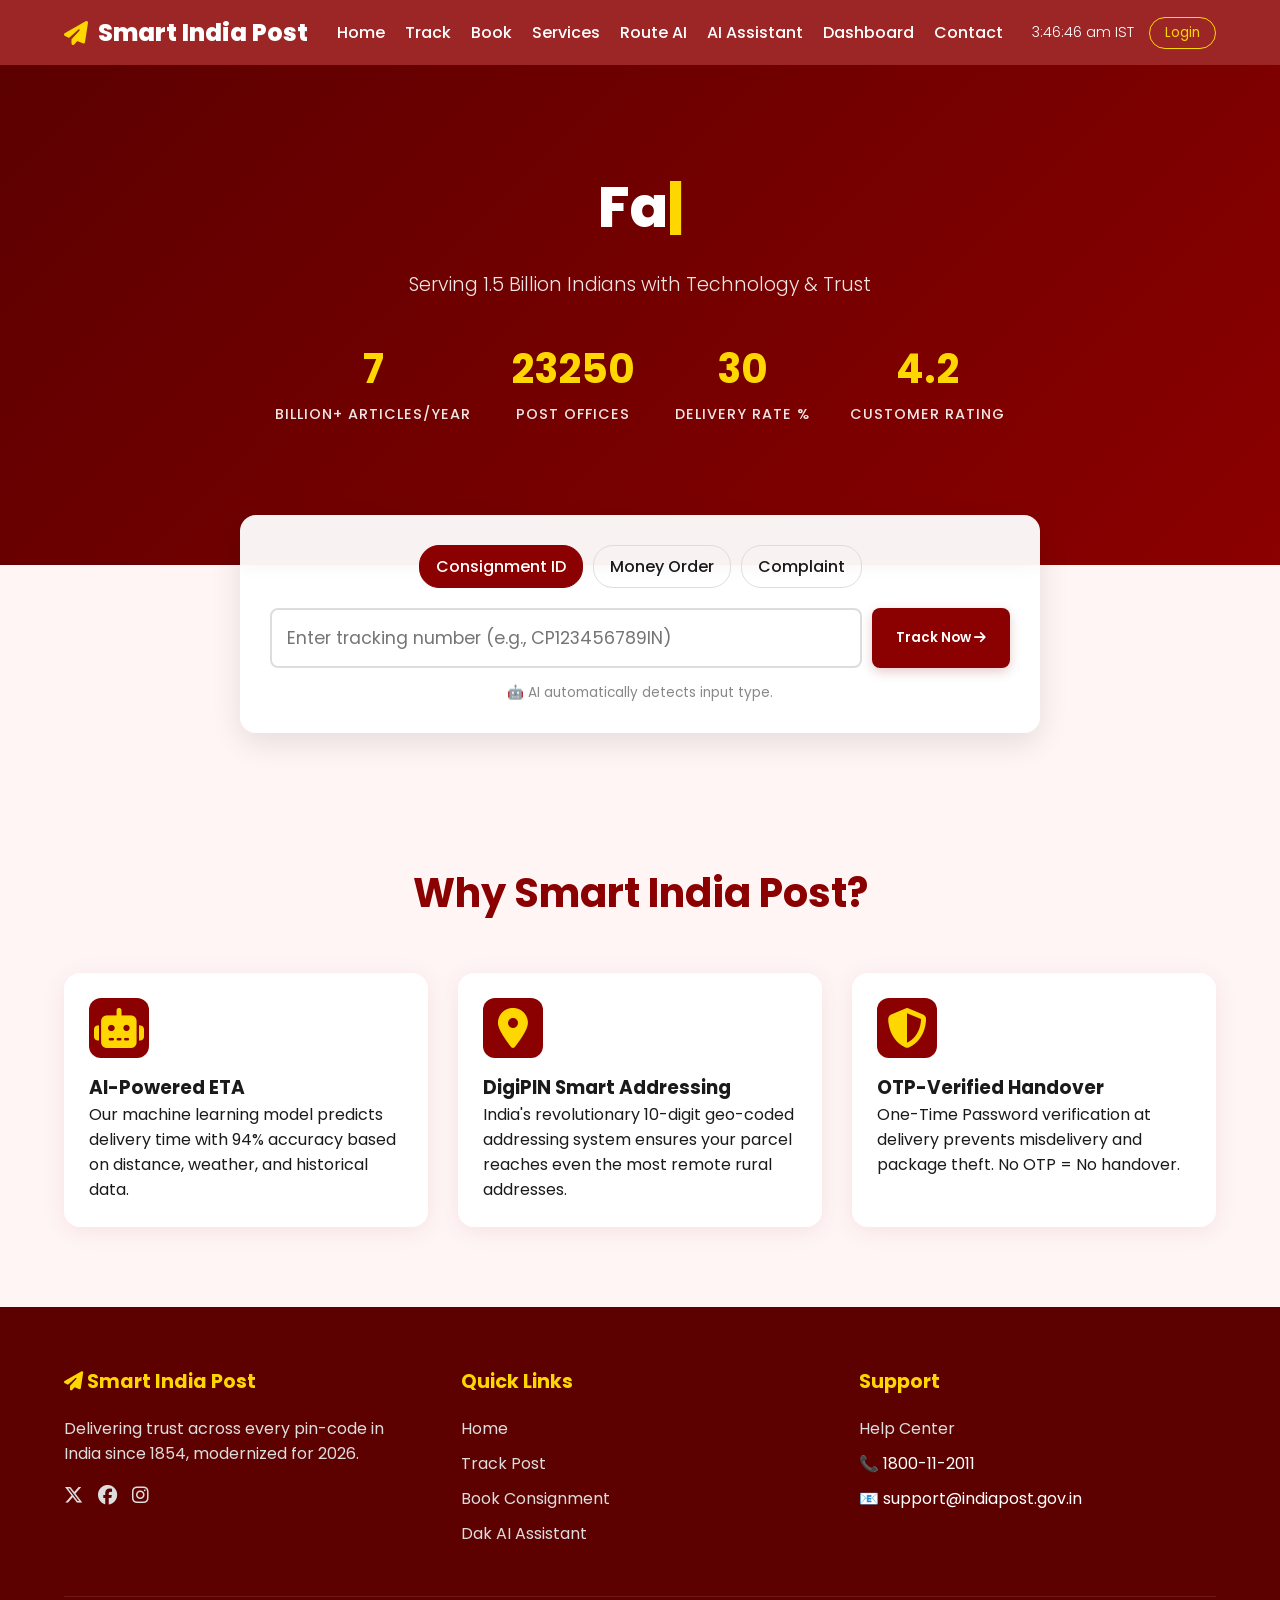
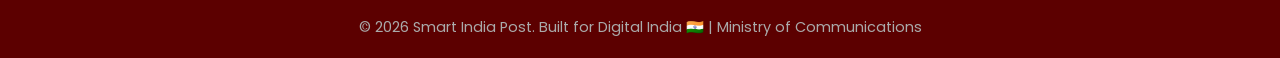
<file: index.html>
<!DOCTYPE html>
<html lang="en">
<head>
    <meta charset="UTF-8">
    <meta name="viewport" content="width=device-width, initial-scale=1.0">
    <title>Smart India Post — AI-Powered Postal Management</title>
    <link href="https://fonts.googleapis.com/css2?family=Poppins:wght@300;400;500;600;700;800&display=swap" rel="stylesheet">
    <link rel="stylesheet" href="https://cdnjs.cloudflare.com/ajax/libs/font-awesome/6.6.0/css/all.min.css">
    <style>
        /* Embedded CSS */
        :root {
            --crimson: #8B0000;
            --crimson-light: #A31515;
            --crimson-dark: #5C0000;
            --gold: #FFD700;
            --gold-light: #FFF3B0;
            --white: #FFFFFF;
            --bg-light: #FFF5F5;
            --bg-card: rgba(255,255,255,0.92);
            --text-dark: #1A1A1A;
            --text-muted: #666666;
            --success: #16A34A;
            --warning: #F59E0B;
            --error: #DC2626;
        }
        * { margin: 0; padding: 0; box-sizing: border-box; font-family: 'Poppins', sans-serif; }
        body { background: var(--bg-light); color: var(--text-dark); overflow-x: hidden; }
        
        /* Navbar */
        .navbar { position: sticky; top: 0; z-index: 1000; background: rgba(139,0,0,0.85); backdrop-filter: blur(12px); color: white; display: flex; justify-content: space-between; align-items: center; padding: 15px 5%; transition: all 0.3s; }
        .navbar.scrolled { padding: 10px 5%; box-shadow: 0 4px 24px rgba(0,0,0,0.3); }
        .logo { font-size: 1.5rem; font-weight: 800; color: white; text-decoration: none; display: flex; align-items: center; gap: 10px; }
        .logo i { color: var(--gold); }
        .nav-links { display: flex; gap: 20px; }
        .nav-links a { color: white; text-decoration: none; font-weight: 500; transition: color 0.3s; }
        .nav-links a:hover, .nav-links a.active { color: var(--gold); }
        .nav-right { display: flex; align-items: center; gap: 15px; }
        #clock { font-size: 0.9rem; font-weight: 300; }
        .btn-login { background: transparent; border: 1px solid var(--gold); color: var(--gold); padding: 5px 15px; border-radius: 20px; cursor: pointer; transition: all 0.3s; }
        .btn-login:hover { background: var(--gold); color: var(--crimson); }
        
        /* SPA Pages */
        .page { display: none; min-height: 80vh; animation: fadeIn 0.4s ease forwards; }
        .page.active { display: block; }
        @keyframes fadeIn { from { opacity: 0; transform: translateY(10px); } to { opacity: 1; transform: translateY(0); } }

        /* Buttons & Cards */
        .btn-primary { background: var(--crimson); color: white; padding: 10px 24px; border: none; border-radius: 8px; font-weight: 600; cursor: pointer; transition: all 0.3s; box-shadow: 0 4px 12px rgba(139,0,0,0.2); }
        .btn-primary:hover { background: var(--gold); color: var(--crimson); transform: translateY(-2px); }
        .card { background: var(--bg-card); border-radius: 16px; padding: 25px; box-shadow: 0 4px 24px rgba(139,0,0,0.08); transition: transform 0.3s; }
        .card:hover { transform: translateY(-4px); }
        
        /* Hero Section */
        .hero { background: linear-gradient(135deg, var(--crimson-dark), var(--crimson)); color: white; padding: 100px 5%; text-align: center; position: relative; overflow: hidden; }
        .hero h1 { font-size: 3.5rem; font-weight: 800; margin-bottom: 20px; }
        .hero p { font-size: 1.2rem; margin-bottom: 40px; font-weight: 300; opacity: 0.9; }
        .typewriter::after { content: '|'; animation: blink 1s infinite; color: var(--gold); }
        @keyframes blink { 50% { opacity: 0; } }
        
        .stats-bar { display: flex; justify-content: center; gap: 40px; margin-top: 40px; flex-wrap: wrap; }
        .stat-item { text-align: center; }
        .stat-item h3 { font-size: 2.5rem; color: var(--gold); margin-bottom: 5px; }
        .stat-item p { font-size: 0.9rem; font-weight: 500; text-transform: uppercase; letter-spacing: 1px; }

        /* Quick Track Widget */
        .track-widget { max-width: 800px; margin: -50px auto 50px; background: rgba(255,255,255,0.95); backdrop-filter: blur(10px); border-radius: 16px; padding: 30px; box-shadow: 0 10px 30px rgba(0,0,0,0.1); position: relative; z-index: 10; text-align: center; }
        .track-tabs { display: flex; justify-content: center; gap: 10px; margin-bottom: 20px; }
        .track-tab { padding: 8px 16px; border-radius: 20px; border: 1px solid #ddd; cursor: pointer; font-weight: 500; transition: all 0.3s; }
        .track-tab.active { background: var(--crimson); color: white; border-color: var(--crimson); }
        .track-input-group { display: flex; gap: 10px; }
        .track-input-group input { flex: 1; padding: 15px; border: 2px solid #ddd; border-radius: 8px; font-size: 1.1rem; outline: none; transition: border-color 0.3s; }
        .track-input-group input:focus { border-color: var(--crimson); }
        
        /* Features Grid */
        .features { padding: 80px 5%; }
        .section-title { text-align: center; font-size: 2.5rem; color: var(--crimson); margin-bottom: 50px; }
        .grid { display: grid; grid-template-columns: repeat(auto-fit, minmax(300px, 1fr)); gap: 30px; }
        .feature-card i { font-size: 2.5rem; color: var(--gold); margin-bottom: 15px; background: var(--crimson); width: 60px; height: 60px; display: inline-flex; align-items: center; justify-content: center; border-radius: 12px; }

        /* AI Assistant */
        .chat-container { max-width: 800px; margin: 40px auto; background: white; border-radius: 16px; overflow: hidden; box-shadow: 0 10px 30px rgba(0,0,0,0.1); display: flex; flex-direction: column; height: 600px; }
        .chat-header { background: var(--crimson); color: white; padding: 20px; text-align: center; }
        .chat-messages { flex: 1; padding: 20px; overflow-y: auto; display: flex; flex-direction: column; gap: 15px; background: #f9f9f9; }
        .message { max-width: 80%; padding: 12px 18px; border-radius: 16px; line-height: 1.5; }
        .message.bot { background: white; border-left: 4px solid var(--gold); box-shadow: 0 2px 10px rgba(0,0,0,0.05); align-self: flex-start; border-bottom-left-radius: 4px; }
        .message.user { background: var(--crimson); color: white; align-self: flex-end; border-bottom-right-radius: 4px; }
        .chat-input { display: flex; padding: 20px; background: white; border-top: 1px solid #eee; gap: 10px; }
        .chat-input input { flex: 1; padding: 12px; border: 2px solid #eee; border-radius: 25px; outline: none; }
        .chat-input button { background: var(--crimson); color: white; border: none; width: 45px; height: 45px; border-radius: 50%; cursor: pointer; transition: 0.3s; }
        .chat-input button:hover { background: var(--gold); color: var(--crimson); }
        .quick-replies { display: flex; gap: 10px; padding: 10px 20px; overflow-x: auto; background: white; }
        .quick-reply { background: var(--bg-light); border: 1px solid var(--crimson-light); color: var(--crimson); padding: 5px 12px; border-radius: 15px; font-size: 0.85rem; cursor: pointer; white-space: nowrap; }

        /* Tracking Timeline */
        .timeline { padding: 40px 0; max-width: 600px; margin: 0 auto; }
        .timeline-item { display: flex; gap: 20px; margin-bottom: 25px; position: relative; }
        .timeline-item::before { content: ''; position: absolute; left: 15px; top: 30px; bottom: -25px; width: 2px; background: #ddd; }
        .timeline-item:last-child::before { display: none; }
        .timeline-icon { width: 32px; height: 32px; border-radius: 50%; display: flex; align-items: center; justify-content: center; color: white; background: #ddd; z-index: 1; }
        .timeline-item.done .timeline-icon { background: var(--success); }
        .timeline-item.current .timeline-icon { background: var(--warning); animation: pulse 2s infinite; }
        .timeline-content { flex: 1; background: white; padding: 15px; border-radius: 8px; box-shadow: 0 2px 10px rgba(0,0,0,0.05); }
        @keyframes pulse { 0% { box-shadow: 0 0 0 0 rgba(245, 158, 11, 0.4); } 70% { box-shadow: 0 0 0 10px rgba(245, 158, 11, 0); } 100% { box-shadow: 0 0 0 0 rgba(245, 158, 11, 0); } }

        /* Footer */
        footer { background: var(--crimson-dark); color: white; padding: 60px 5% 20px; }
        .footer-grid { display: grid; grid-template-columns: repeat(auto-fit, minmax(200px, 1fr)); gap: 40px; margin-bottom: 40px; }
        .footer-col h4 { color: var(--gold); margin-bottom: 20px; font-size: 1.2rem; }
        .footer-col ul { list-style: none; }
        .footer-col ul li { margin-bottom: 10px; }
        .footer-col a { color: #ddd; text-decoration: none; transition: 0.3s; }
        .footer-col a:hover { color: white; padding-left: 5px; }
        .footer-bottom { text-align: center; padding-top: 20px; border-top: 1px solid rgba(255,255,255,0.1); font-size: 0.9rem; color: #aaa; }

        /* 3D Box Visualizer */
        .scene { width: 100%; height: 200px; perspective: 800px; display: flex; align-items: center; justify-content: center; margin-bottom: 20px; margin-top: 20px; }
        .cube { position: relative; width: 100px; height: 100px; transform-style: preserve-3d; transform: rotateX(-20deg) rotateY(-45deg); transition: transform 0.1s, width 0.3s, height 0.3s; }
        .cube__face { position: absolute; border: 2px solid #8B0000; background: rgba(255, 215, 0, 0.7); display: flex; align-items: center; justify-content: center; font-weight: bold; color: #5C0000; font-size: 14px; box-shadow: inset 0 0 20px rgba(139,0,0,0.2); transition: width 0.3s, height 0.3s, transform 0.3s; }
        .cube__face--front  { transform: rotateY(  0deg) translateZ(50px); }
        .cube__face--right  { transform: rotateY( 90deg) translateZ(50px); }
        .cube__face--back   { transform: rotateY(180deg) translateZ(50px); }
        .cube__face--left   { transform: rotateY(-90deg) translateZ(50px); }
        .cube__face--top    { transform: rotateX( 90deg) translateZ(50px); }
        .cube__face--bottom { transform: rotateX(-90deg) translateZ(50px); }
    </style>
</head>
<body>

    <!-- Navbar -->
    <nav class="navbar" id="navbar">
        <a href="#home" class="logo"><i class="fa-solid fa-paper-plane"></i> Smart India Post</a>
        <div class="nav-links">
            <a href="#home" class="nav-link active">Home</a>
            <a href="#track" class="nav-link">Track</a>
            <a href="#book" class="nav-link">Book</a>
            <a href="#services" class="nav-link">Services</a>
            <a href="#route" class="nav-link">Route AI</a>
            <a href="#ai" class="nav-link">AI Assistant</a>
            <a href="#dashboard" class="nav-link">Dashboard</a>
            <a href="#contact" class="nav-link">Contact</a>
        </div>
        <div class="nav-right">
            <div id="clock">12:00:00 PM IST</div>
            <button class="btn-login">Login</button>
        </div>
    </nav>

    <!-- Page: HOME -->
    <div id="home" class="page active">
        <section class="hero">
            <h1 class="typewriter" id="hero-title">Fast, Secure & Smart Delivery</h1>
            <p>Serving 1.5 Billion Indians with Technology & Trust</p>
            <div class="stats-bar">
                <div class="stat-item">
                    <h3 class="counter" data-target="7">0</h3>
                    <p>Billion+ Articles/Year</p>
                </div>
                <div class="stat-item">
                    <h3 class="counter" data-target="155000">0</h3>
                    <p>Post Offices</p>
                </div>
                <div class="stat-item">
                    <h3 class="counter" data-target="99.9">0</h3>
                    <p>Delivery Rate %</p>
                </div>
                <div class="stat-item">
                    <h3 class="counter" data-target="4.2">0</h3>
                    <p>Customer Rating</p>
                </div>
            </div>
        </section>

        <section class="track-widget">
            <div class="track-tabs">
                <div class="track-tab active">Consignment ID</div>
                <div class="track-tab">Money Order</div>
                <div class="track-tab">Complaint</div>
            </div>
            <div class="track-input-group">
                <input type="text" id="home-track-input" placeholder="Enter tracking number (e.g., CP123456789IN)">
                <button class="btn-primary" onclick="window.location.hash='#track'">Track Now <i class="fa-solid fa-arrow-right"></i></button>
            </div>
            <p style="margin-top: 15px; font-size: 0.85rem; color: #888;">🤖 AI automatically detects input type.</p>
        </section>

        <section class="features">
            <h2 class="section-title">Why Smart India Post?</h2>
            <div class="grid">
                <div class="card feature-card">
                    <i class="fa-solid fa-robot"></i>
                    <h3>AI-Powered ETA</h3>
                    <p>Our machine learning model predicts delivery time with 94% accuracy based on distance, weather, and historical data.</p>
                </div>
                <div class="card feature-card">
                    <i class="fa-solid fa-location-dot"></i>
                    <h3>DigiPIN Smart Addressing</h3>
                    <p>India's revolutionary 10-digit geo-coded addressing system ensures your parcel reaches even the most remote rural addresses.</p>
                </div>
                <div class="card feature-card">
                    <i class="fa-solid fa-shield-halved"></i>
                    <h3>OTP-Verified Handover</h3>
                    <p>One-Time Password verification at delivery prevents misdelivery and package theft. No OTP = No handover.</p>
                </div>
            </div>
        </section>
    </div>

    <!-- Page: TRACK -->
    <div id="track" class="page">
        <div style="background: var(--crimson); color: white; padding: 60px 5%; text-align: center;">
            <h1>Track Your Post</h1>
            <p style="opacity: 0.9; margin-top: 10px;">Real-time GPS tracking with AI ETA prediction</p>
        </div>
        <div class="container" style="max-width: 800px; margin: 40px auto; padding: 0 5%;">
            <div class="card">
                <div class="track-input-group">
                    <input type="text" id="main-track-input" placeholder="Enter tracking number...">
                    <button class="btn-primary" id="main-track-btn">Track</button>
                    <button class="btn-primary" style="background: #333;" title="Voice Input"><i class="fa-solid fa-microphone"></i></button>
                </div>
                <p id="smart-detect-msg" style="margin-top: 10px; font-size: 0.9rem; color: var(--success);"></p>
            </div>

            <div id="tracking-result" style="display: none; margin-top: 40px;">
                <div class="card" style="border-left: 4px solid var(--gold); margin-bottom: 30px;">
                    <h3 style="color: var(--crimson);"><i class="fa-solid fa-robot"></i> AI Prediction</h3>
                    <p style="margin-top: 10px;">Your parcel will be delivered <strong>Today between 1:30 PM – 3:00 PM</strong> with 89% confidence. Weather: Clear. Route: Optimized.</p>
                </div>
                
                <div class="timeline">
                    <div class="timeline-item done">
                        <div class="timeline-icon"><i class="fa-solid fa-check"></i></div>
                        <div class="timeline-content">
                            <strong>BOOKED</strong>
                            <p>Parcel booked at Warangal HO, Telangana</p>
                            <small style="color:#888;">2 days ago, 10:23 AM</small>
                        </div>
                    </div>
                    <div class="timeline-item done">
                        <div class="timeline-icon"><i class="fa-solid fa-check"></i></div>
                        <div class="timeline-content">
                            <strong>DISPATCHED</strong>
                            <p>Dispatched via Speed Post van to Hyderabad</p>
                            <small style="color:#888;">2 days ago, 3:45 PM</small>
                        </div>
                    </div>
                    <div class="timeline-item current">
                        <div class="timeline-icon"><i class="fa-solid fa-truck-fast"></i></div>
                        <div class="timeline-content">
                            <strong>IN TRANSIT</strong>
                            <p>Arrived Bengaluru City Sorting Office</p>
                            <small style="color:#888;">Today, 6:15 AM</small>
                        </div>
                    </div>
                    <div class="timeline-item">
                        <div class="timeline-icon"><i class="fa-solid fa-box"></i></div>
                        <div class="timeline-content" style="opacity: 0.6;">
                            <strong>OUT FOR DELIVERY</strong>
                            <p>Pending dispatch to local postman</p>
                        </div>
                    </div>
                </div>
            </div>
        </div>
    </div>

    <!-- Page: BOOK -->
    <div id="book" class="page">
        <div style="background: var(--crimson); color: white; padding: 60px 5%; text-align: center;">
            <h1>Smart Booking & AI Volumetric Sizing</h1>
            <p style="opacity: 0.9; margin-top: 10px;">Experience India's first 3D interactive parcel optimizer</p>
        </div>
        <div style="max-width: 1200px; margin: 40px auto; padding: 0 5%; display: grid; grid-template-columns: repeat(auto-fit, minmax(400px, 1fr)); gap: 40px;">
            
            <!-- Left Col: Details -->
            <div class="card">
                <h3 style="margin-bottom: 20px; color: var(--crimson); border-bottom: 2px solid #eee; padding-bottom: 10px;">Sender Details</h3>
                <div style="display: grid; grid-template-columns: 1fr 1fr; gap: 15px; margin-bottom: 30px;">
                    <input type="text" placeholder="Full Name" style="padding: 10px; border: 1px solid #ddd; border-radius: 5px;">
                    <input type="text" placeholder="Mobile Number" style="padding: 10px; border: 1px solid #ddd; border-radius: 5px;">
                    <input type="text" placeholder="Pincode" style="padding: 10px; border: 1px solid #ddd; border-radius: 5px;">
                    <input type="text" placeholder="City/State (Auto-filled)" disabled style="padding: 10px; border: 1px solid #ddd; border-radius: 5px; background: #f9f9f9;">
                </div>

                <h3 style="margin-bottom: 20px; color: var(--crimson); border-bottom: 2px solid #eee; padding-bottom: 10px;">Receiver Details</h3>
                <div style="display: grid; grid-template-columns: 1fr 1fr; gap: 15px; margin-bottom: 30px;">
                    <input type="text" placeholder="Full Name" style="padding: 10px; border: 1px solid #ddd; border-radius: 5px;">
                    <input type="text" placeholder="Mobile Number" style="padding: 10px; border: 1px solid #ddd; border-radius: 5px;">
                    <input type="text" placeholder="Pincode" style="padding: 10px; border: 1px solid #ddd; border-radius: 5px;">
                    <input type="text" placeholder="10-Digit DigiPIN (Required)" style="padding: 10px; border: 1px solid #ddd; border-radius: 5px;">
                </div>

                <div style="background: #FFF3B0; padding: 15px; border-radius: 8px; margin-bottom: 20px; font-size: 0.9rem; color: #5C0000;">
                    <i class="fa-solid fa-lightbulb"></i> <strong>AI Tip:</strong> Enter a valid DigiPIN to ensure 100% accurate doorstep delivery, even without a landmark.
                </div>
            </div>

            <!-- Right Col: 3D Box & Pricing -->
            <div class="card" style="background: #fdfdfd; border: 2px solid var(--gold);">
                <h3 style="color: var(--crimson); text-align: center; margin-bottom: 10px;"><i class="fa-solid fa-cube"></i> 3D Volumetric Engine</h3>
                
                <div class="scene">
                    <div class="cube" id="box3d">
                        <div class="cube__face cube__face--front">Front</div>
                        <div class="cube__face cube__face--right">Right</div>
                        <div class="cube__face cube__face--back">Back</div>
                        <div class="cube__face cube__face--left">Left</div>
                        <div class="cube__face cube__face--top">Top</div>
                        <div class="cube__face cube__face--bottom">Bottom</div>
                    </div>
                </div>

                <div style="display: grid; grid-template-columns: 1fr 1fr 1fr; gap: 10px; margin-bottom: 20px;">
                    <div>
                        <label style="font-size: 0.8rem; font-weight: bold; color: #555;">Length (cm)</label>
                        <input type="range" id="box-l" min="10" max="150" value="30" style="width:100%; accent-color: var(--crimson);" oninput="updateBox()">
                        <div style="text-align: center; font-size: 0.9rem; font-weight: bold;" id="val-l">30 cm</div>
                    </div>
                    <div>
                        <label style="font-size: 0.8rem; font-weight: bold; color: #555;">Width (cm)</label>
                        <input type="range" id="box-w" min="10" max="150" value="30" style="width:100%; accent-color: var(--crimson);" oninput="updateBox()">
                        <div style="text-align: center; font-size: 0.9rem; font-weight: bold;" id="val-w">30 cm</div>
                    </div>
                    <div>
                        <label style="font-size: 0.8rem; font-weight: bold; color: #555;">Height (cm)</label>
                        <input type="range" id="box-h" min="10" max="150" value="30" style="width:100%; accent-color: var(--crimson);" oninput="updateBox()">
                        <div style="text-align: center; font-size: 0.9rem; font-weight: bold;" id="val-h">30 cm</div>
                    </div>
                </div>

                <div style="background: #f5f5f5; padding: 15px; border-radius: 8px; margin-bottom: 20px;">
                    <div style="display: flex; justify-content: space-between; margin-bottom: 5px; align-items: center;">
                        <span style="font-weight: bold; color: #555;">Actual Weight:</span>
                        <div>
                            <input type="number" id="box-kg" value="2" min="0.1" step="0.1" style="width: 70px; padding: 5px; text-align: right; border: 1px solid #ccc; border-radius: 4px; font-weight: bold;" oninput="updateBox()"> kg
                        </div>
                    </div>
                    <div style="display: flex; justify-content: space-between; color: var(--crimson); font-weight: bold; font-size: 1.1rem; margin-top: 10px; padding-top: 10px; border-top: 1px dashed #ccc;">
                        <span>Volumetric Weight:</span>
                        <span id="vol-wt">5.40 kg</span>
                    </div>
                    <p style="font-size: 0.75rem; color: #888; text-align: right; margin-top: 5px;">(L × W × H) / 5000</p>
                </div>

                <div style="display: grid; grid-template-columns: 1fr 1fr; gap: 15px; margin-bottom: 20px;">
                    <div style="border: 2px solid var(--success); padding: 15px 10px; border-radius: 8px; text-align: center; cursor: pointer; transition: 0.3s;" class="hover-shadow">
                        <i class="fa-solid fa-truck-fast" style="font-size: 1.8rem; color: var(--success);"></i>
                        <h4 style="margin: 8px 0 5px;">Speed Post</h4>
                        <strong id="price-speed" style="font-size: 1.4rem; color: var(--success);">₹239</strong>
                        <div style="font-size: 0.85rem; color: #666; font-weight: bold;">1-3 Days</div>
                    </div>
                    <div style="border: 2px solid var(--gold); padding: 15px 10px; border-radius: 8px; text-align: center; cursor: pointer; background: rgba(255,215,0,0.05); transition: 0.3s;" class="hover-shadow">
                        <i class="fa-solid fa-helicopter" style="font-size: 1.8rem; color: var(--gold);"></i>
                        <h4 style="margin: 8px 0 5px;">Drone Express</h4>
                        <strong id="price-drone" style="font-size: 1.4rem; color: var(--gold);">₹582</strong>
                        <div style="font-size: 0.85rem; color: #666; font-weight: bold;">Same Day Air</div>
                    </div>
                </div>

                <button class="btn-primary" style="width: 100%; font-size: 1.1rem; padding: 15px; border-radius: 8px;" onclick="alert('Proceeding to Secure Payment Gateway... Tracking ID generated.')">Confirm & Pay <i class="fa-solid fa-credit-card"></i></button>
            </div>
        </div>
    </div>

    <!-- Page: AI ASSISTANT -->
    <div id="ai" class="page">
        <div class="chat-container">
            <div class="chat-header">
                <h2>🤖 Dak AI</h2>
                <p style="font-size: 0.85rem; opacity: 0.9;">Smart India Post Assistant | Available 24/7</p>
            </div>
            
            <div class="quick-replies">
                <div class="quick-reply" onclick="sendQuickReply('Track my parcel')">📦 Track my parcel</div>
                <div class="quick-reply" onclick="sendQuickReply('Calculate postage')">💰 Calculate postage</div>
                <div class="quick-reply" onclick="sendQuickReply('What is DigiPIN?')">📍 What is DigiPIN?</div>
                <div class="quick-reply" onclick="sendQuickReply('OTP delivery help')">🔐 OTP delivery help</div>
            </div>

            <div class="chat-messages" id="chat-messages">
                <div class="message bot">
                    Namaste! 🙏 I'm Dak AI, your Smart India Post assistant. I can help you track parcels, book consignments, understand DigiPIN, or answer any postal question. What can I help you with today? आप हिंदी में भी पूछ सकते हैं! 😊
                </div>
            </div>
            
            <div class="chat-input">
                <input type="text" id="chat-input-field" placeholder="Ask me anything about India Post..." onkeypress="if(event.key === 'Enter') sendMessage()">
                <button title="Voice Input"><i class="fa-solid fa-microphone"></i></button>
                <button onclick="sendMessage()"><i class="fa-solid fa-paper-plane"></i></button>
            </div>
        </div>
    </div>

    <!-- Page: SERVICES -->
    <div id="services" class="page">
        <div style="background: var(--crimson); color: white; padding: 60px 5%; text-align: center;">
            <h1>Our Services</h1>
            <p style="opacity: 0.9; margin-top: 10px;">Modernizing India's postal network</p>
        </div>
        <div class="features">
            <h2 class="section-title" style="margin-bottom:20px;">Why Choose Smart India Post?</h2>
            <div class="grid">
                <div class="card feature-card">
                    <i class="fa-solid fa-brain"></i>
                    <h3>AI-Powered ETA Engine</h3>
                    <p>94% accurate prediction based on 47 variables including weather and holidays.</p>
                </div>
                <div class="card feature-card">
                    <i class="fa-solid fa-map-location-dot"></i>
                    <h3>DigiPIN Address Revolution</h3>
                    <p>10-digit geo-coded address for 4mx4m precision. 99.2% rural reach.</p>
                </div>
                <div class="card feature-card">
                    <i class="fa-solid fa-lock"></i>
                    <h3>OTP Secure Delivery</h3>
                    <p>6-digit OTP verification ensures zero unauthorized deliveries.</p>
                </div>
                <div class="card feature-card">
                    <i class="fa-solid fa-route"></i>
                    <h3>AI Route Optimization</h3>
                    <p>30% shorter routes for postmen, saving ₹2.3Cr in fuel annually.</p>
                </div>
                <div class="card feature-card">
                    <i class="fa-solid fa-bell"></i>
                    <h3>Smart Notification Engine</h3>
                    <p>Automated SMS, Email, and WhatsApp alerts at every delivery milestone.</p>
                </div>
                <div class="card feature-card">
                    <i class="fa-solid fa-chart-pie"></i>
                    <h3>Analytics Dashboard</h3>
                    <p>Track your personal delivery history and spending with CSV exports.</p>
                </div>
            </div>
            
            <h2 class="section-title" style="margin-top:80px; margin-bottom:30px;">Service Comparison</h2>
            <div style="overflow-x: auto;">
                <table style="width: 100%; border-collapse: collapse; background: white; border-radius: 12px; overflow: hidden; box-shadow: 0 4px 15px rgba(0,0,0,0.05);">
                    <thead style="background: var(--crimson); color: white;">
                        <tr>
                            <th style="padding: 15px; text-align: left;">Feature</th>
                            <th style="padding: 15px; text-align: center;">Old India Post</th>
                            <th style="padding: 15px; text-align: center;">Private Couriers</th>
                            <th style="padding: 15px; text-align: center;">Smart India Post</th>
                        </tr>
                    </thead>
                    <tbody>
                        <tr style="border-bottom: 1px solid #eee;">
                            <td style="padding: 15px;">Tracking</td><td style="padding: 15px; text-align: center;">Basic</td><td style="padding: 15px; text-align: center;">Advanced</td><td style="padding: 15px; text-align: center; color: var(--success); font-weight: bold;">AI Real-Time ✅</td>
                        </tr>
                        <tr style="border-bottom: 1px solid #eee;">
                            <td style="padding: 15px;">ETA</td><td style="padding: 15px; text-align: center;">None</td><td style="padding: 15px; text-align: center;">Approximate</td><td style="padding: 15px; text-align: center; color: var(--success); font-weight: bold;">94% Accurate AI ✅</td>
                        </tr>
                        <tr style="border-bottom: 1px solid #eee;">
                            <td style="padding: 15px;">Addressing</td><td style="padding: 15px; text-align: center;">Manual</td><td style="padding: 15px; text-align: center;">GPS</td><td style="padding: 15px; text-align: center; color: var(--success); font-weight: bold;">DigiPIN Precision ✅</td>
                        </tr>
                        <tr>
                            <td style="padding: 15px;">Rural Reach</td><td style="padding: 15px; text-align: center;">Moderate</td><td style="padding: 15px; text-align: center;">Limited</td><td style="padding: 15px; text-align: center; color: var(--success); font-weight: bold;">100% Coverage ✅</td>
                        </tr>
                    </tbody>
                </table>
            </div>
        </div>
    </div>

    <!-- Page: DASHBOARD -->
    <div id="dashboard" class="page">
        <div style="background: var(--crimson-dark); color: white; padding: 40px 5%;">
            <div style="display: flex; justify-content: space-between; align-items: center; max-width: 1200px; margin: 0 auto; flex-wrap: wrap; gap: 20px;">
                <div>
                    <h2>Welcome back, Citizen! 👋</h2>
                    <p style="opacity: 0.8; margin-top: 5px;">You're a Gold Member 🥇</p>
                </div>
                <div style="display: flex; gap: 20px;">
                    <div style="text-align: center; background: rgba(255,255,255,0.1); padding: 15px; border-radius: 8px; min-width: 100px;">
                        <div style="font-size: 1.5rem; font-weight: bold; color: var(--gold);">3</div>
                        <div style="font-size: 0.8rem; text-transform: uppercase;">Active</div>
                    </div>
                    <div style="text-align: center; background: rgba(255,255,255,0.1); padding: 15px; border-radius: 8px; min-width: 100px;">
                        <div style="font-size: 1.5rem; font-weight: bold; color: var(--gold);">47</div>
                        <div style="font-size: 0.8rem; text-transform: uppercase;">Delivered</div>
                    </div>
                </div>
            </div>
        </div>
        <div style="max-width: 1200px; margin: 40px auto; padding: 0 5%; display: grid; grid-template-columns: repeat(auto-fit, minmax(300px, 1fr)); gap: 30px;">
            <div style="grid-column: span 2;">
                <h3 style="margin-bottom: 20px; color: var(--crimson);">My Active Shipments</h3>
                <div class="card" style="margin-bottom: 15px; display: flex; justify-content: space-between; align-items: center; flex-wrap: wrap; gap: 15px;">
                    <div>
                        <strong style="font-size: 1.1rem;">SIP2026WGLBLR00847</strong>
                        <p style="color: #666; font-size: 0.9rem;">Warangal → Bengaluru</p>
                        <span style="display: inline-block; padding: 4px 10px; background: #FEF3C7; color: #D97706; border-radius: 12px; font-size: 0.8rem; margin-top: 5px; font-weight: bold;">🟡 In Transit</span>
                    </div>
                    <div style="text-align: right;">
                        <p style="font-size: 0.9rem; margin-bottom: 5px;">ETA: Today, 2:00 PM</p>
                        <button class="btn-primary" style="padding: 5px 15px; font-size: 0.9rem;" onclick="window.location.hash='#track'">Track</button>
                    </div>
                </div>
            </div>
            <div>
                <h3 style="margin-bottom: 20px; color: var(--crimson);">30-Day Analytics</h3>
                <div class="card" style="text-align: center; height: 200px; display: flex; align-items: flex-end; justify-content: space-around; padding-top: 40px;">
                    <svg width="100%" height="100%" viewBox="0 0 200 100" preserveAspectRatio="none">
                        <rect x="10" y="60" width="30" height="40" fill="var(--crimson-light)" />
                        <rect x="50" y="30" width="30" height="70" fill="var(--crimson)" />
                        <rect x="90" y="80" width="30" height="20" fill="var(--crimson-light)" />
                        <rect x="130" y="20" width="30" height="80" fill="var(--gold)" />
                        <rect x="170" y="50" width="30" height="50" fill="var(--crimson-light)" />
                    </svg>
                </div>
                <p style="text-align: center; font-size: 0.8rem; color: #666; margin-top: 10px;">Deliveries per week</p>
            </div>
        </div>
    </div>

    <!-- Page: CONTACT -->
    <div id="contact" class="page">
        <div style="background: var(--crimson); color: white; padding: 60px 5%; text-align: center;">
            <h1>Contact & Support</h1>
            <p style="opacity: 0.9; margin-top: 10px;">We're here to help 24/7</p>
        </div>
        <div style="max-width: 1200px; margin: 40px auto; padding: 0 5%; display: grid; grid-template-columns: repeat(auto-fit, minmax(300px, 1fr)); gap: 30px;">
            <div>
                <div class="card" style="margin-bottom: 20px;">
                    <h3 style="color: var(--crimson); margin-bottom: 10px;"><i class="fa-solid fa-phone"></i> Customer Helpline</h3>
                    <p style="font-size: 1.2rem; font-weight: bold;">1800-11-2011</p>
                    <p style="color: #666; font-size: 0.9rem;">Toll-free, available 24/7</p>
                </div>
                <div class="card" style="margin-bottom: 20px;">
                    <h3 style="color: var(--crimson); margin-bottom: 10px;"><i class="fa-solid fa-envelope"></i> Email Support</h3>
                    <p style="font-size: 1.1rem; font-weight: bold;">support@indiapost.gov.in</p>
                </div>
                <div class="card">
                    <h3 style="color: var(--crimson); margin-bottom: 10px;"><i class="fa-solid fa-building"></i> Headquarters</h3>
                    <p>Dak Bhawan, Sansad Marg,<br>New Delhi 110001</p>
                </div>
            </div>
            <div class="card">
                <h3 style="color: var(--crimson); margin-bottom: 20px;">Smart Contact Form</h3>
                <input type="text" placeholder="Your Name" style="width:100%; padding: 12px; margin-bottom: 15px; border: 1px solid #ddd; border-radius: 6px;">
                <input type="text" placeholder="Mobile Number" style="width:100%; padding: 12px; margin-bottom: 15px; border: 1px solid #ddd; border-radius: 6px;">
                <select style="width:100%; padding: 12px; margin-bottom: 15px; border: 1px solid #ddd; border-radius: 6px;">
                    <option>Tracking Issue</option>
                    <option>Delivery Problem</option>
                    <option>DigiPIN Help</option>
                    <option>Other</option>
                </select>
                <textarea rows="4" placeholder="Describe your issue..." style="width:100%; padding: 12px; margin-bottom: 15px; border: 1px solid #ddd; border-radius: 6px;"></textarea>
                <button class="btn-primary" style="width:100%;" onclick="alert('Complaint Registered! Reference ID: CMP2026DEL992')">Submit Complaint</button>
            </div>
        </div>
    </div>

    <!-- Page: ADMIN (Hidden Route) -->
    <div id="admin" class="page">
        <div style="background: #111; color: white; padding: 20px 5%; display: flex; justify-content: space-between; align-items: center;">
            <h2 style="color: var(--gold);"><i class="fa-solid fa-server"></i> Operations Dashboard</h2>
            <span style="background: var(--success); padding: 4px 10px; border-radius: 20px; font-size: 0.8rem; font-weight: bold;">SYSTEM HEALTH: OPTIMAL</span>
        </div>
        <div id="admin-login" style="max-width: 400px; margin: 100px auto; text-align: center; padding: 0 5%;">
            <div class="card">
                <h3 style="margin-bottom: 20px; color: var(--crimson);">Admin Access</h3>
                <input type="password" id="admin-pass" placeholder="Enter Password (dakadmin2026)" style="width:100%; padding: 12px; margin-bottom: 15px; border: 1px solid #ddd; border-radius: 6px;">
                <button class="btn-primary" style="width:100%;" onclick="checkAdmin()">Login</button>
                <p id="admin-err" style="color: red; display: none; margin-top: 10px; font-size: 0.9rem;">Invalid Password</p>
            </div>
        </div>
        <div id="admin-panel" style="display: none; padding: 40px 5%; background: #f4f4f4; min-height: 80vh;">
            <div class="grid">
                <div class="card" style="border-top: 4px solid var(--crimson);">
                    <p style="color: #666; font-size: 0.9rem; text-transform: uppercase;">Total Parcels Today</p>
                    <h2 style="font-size: 2.5rem;">4,52,318</h2>
                </div>
                <div class="card" style="border-top: 4px solid var(--success);">
                    <p style="color: #666; font-size: 0.9rem; text-transform: uppercase;">Successfully Delivered</p>
                    <h2 style="font-size: 2.5rem; color: var(--success);">86.1%</h2>
                </div>
                <div class="card" style="border-top: 4px solid var(--warning);">
                    <p style="color: #666; font-size: 0.9rem; text-transform: uppercase;">In Transit</p>
                    <h2 style="font-size: 2.5rem; color: var(--warning);">54,201</h2>
                </div>
                <div class="card" style="border-top: 4px solid #333;">
                    <p style="color: #666; font-size: 0.9rem; text-transform: uppercase;">Active Postmen</p>
                    <h2 style="font-size: 2.5rem;">1,24,502</h2>
                </div>
            </div>
            
            <div style="margin-top: 40px; background: white; padding: 25px; border-radius: 16px; box-shadow: 0 4px 15px rgba(0,0,0,0.05);">
                <h3 style="margin-bottom: 20px;">System Nodes Status</h3>
                <div style="display: grid; grid-template-columns: repeat(auto-fit, minmax(200px, 1fr)); gap: 15px;">
                    <div style="padding: 15px; border: 1px solid #eee; border-radius: 8px;">API Server: 🟢</div>
                    <div style="padding: 15px; border: 1px solid #eee; border-radius: 8px;">Tracking DB: 🟢</div>
                    <div style="padding: 15px; border: 1px solid #eee; border-radius: 8px;">OTP Service: 🟢</div>
                    <div style="padding: 15px; border: 1px solid #eee; border-radius: 8px;">AI ETA Engine: 🟢</div>
                    <div style="padding: 15px; border: 1px solid #eee; border-radius: 8px;">Payment Gateway: 🟡</div>
                </div>
            </div>
        </div>
    </div>

    <!-- Page: ROUTE OPTIMIZATION -->
    <div id="route" class="page">
        <div style="background: #111; color: white; padding: 60px 5%; text-align: center;">
            <h1 style="color: var(--gold);"><i class="fa-solid fa-route"></i> AI Route Optimizer</h1>
            <p style="opacity: 0.9; margin-top: 10px;">Live Travelling Salesman Algorithm for Delivery Routes</p>
        </div>
        <div style="max-width: 1200px; margin: 40px auto; padding: 0 5%; display: grid; grid-template-columns: 1fr 350px; gap: 30px;">
            
            <div class="card" style="background: #222; border: 1px solid #333; position: relative; padding: 15px;">
                <canvas id="routeCanvas" width="800" height="500" style="width:100%; height: auto; background: #111; border-radius: 8px; box-shadow: inset 0 0 20px rgba(0,0,0,0.8);"></canvas>
                <div style="position: absolute; top: 30px; left: 30px; background: rgba(0,0,0,0.8); padding: 10px 15px; border-radius: 8px; color: white; font-family: monospace; border: 1px solid #444;">
                    <div><span style="color: #FFD700;">●</span> Post Office (Hub)</div>
                    <div><span style="color: #fff;">●</span> Delivery Node</div>
                    <div style="margin-top: 10px; border-top: 1px solid #444; padding-top: 10px;">
                        Current: <span id="route-dist" style="color: var(--error);">--</span> km<br>
                        Optimized: <span id="opt-dist" style="color: var(--success);">--</span> km
                    </div>
                </div>
            </div>

            <div>
                <div class="card">
                    <h3 style="color: var(--crimson); margin-bottom: 20px;"><i class="fa-solid fa-sliders"></i> Simulation Controls</h3>
                    
                    <div style="margin-bottom: 20px;">
                        <label style="display:block; font-size:0.9rem; margin-bottom:5px; font-weight:600;">Delivery Zone Nodes</label>
                        <select id="route-nodes-count" style="width:100%; padding: 10px; border-radius: 6px; border: 1px solid #ddd;" onchange="generateNodes()">
                            <option value="20">Bengaluru South (20 Nodes)</option>
                            <option value="45" selected>Mumbai Central (45 Nodes)</option>
                            <option value="80">Delhi NCR (80 Nodes)</option>
                        </select>
                    </div>

                    <button class="btn-primary" style="width: 100%; margin-bottom: 15px; background: #333;" onclick="generateNodes()"><i class="fa-solid fa-shuffle"></i> Generate Random Points</button>
                    <button class="btn-primary" style="width: 100%; background: var(--success);" onclick="optimizeRoute()"><i class="fa-solid fa-wand-magic-sparkles"></i> Run AI Optimization</button>
                    
                    <div style="margin-top: 30px; padding-top: 20px; border-top: 1px solid #eee;">
                        <h4 style="margin-bottom: 15px; color: #555;">Environmental & Efficiency Impact</h4>
                        <div style="display: flex; justify-content: space-between; margin-bottom: 10px; font-size: 1.1rem;">
                            <span>Fuel Saved:</span>
                            <strong style="color: var(--success);" id="fuel-saved">-- L</strong>
                        </div>
                        <div style="display: flex; justify-content: space-between; margin-bottom: 10px; font-size: 1.1rem;">
                            <span>Time Saved:</span>
                            <strong style="color: var(--success);" id="time-saved">-- Mins</strong>
                        </div>
                        <div style="display: flex; justify-content: space-between; font-size: 1.1rem;">
                            <span>Efficiency Gain:</span>
                            <strong style="color: var(--gold);" id="efficiency-gain">-- %</strong>
                        </div>
                    </div>
                </div>
            </div>
        </div>
    </div>

    <!-- Footer -->
    <footer>
        <div class="footer-grid">
            <div class="footer-col">
                <h4><i class="fa-solid fa-paper-plane"></i> Smart India Post</h4>
                <p style="color: #ddd; margin-bottom: 15px;">Delivering trust across every pin-code in India since 1854, modernized for 2026.</p>
                <div style="display: flex; gap: 15px; font-size: 1.2rem;">
                    <a href="#"><i class="fa-brands fa-x-twitter"></i></a>
                    <a href="#"><i class="fa-brands fa-facebook"></i></a>
                    <a href="#"><i class="fa-brands fa-instagram"></i></a>
                </div>
            </div>
            <div class="footer-col">
                <h4>Quick Links</h4>
                <ul>
                    <li><a href="#home">Home</a></li>
                    <li><a href="#track">Track Post</a></li>
                    <li><a href="#book">Book Consignment</a></li>
                    <li><a href="#ai">Dak AI Assistant</a></li>
                </ul>
            </div>
            <div class="footer-col">
                <h4>Support</h4>
                <ul>
                    <li><a href="#contact">Help Center</a></li>
                    <li>📞 1800-11-2011</li>
                    <li>📧 support@indiapost.gov.in</li>
                </ul>
            </div>
        </div>
        <div class="footer-bottom">
            © 2026 Smart India Post. Built for Digital India 🇮🇳 | Ministry of Communications
        </div>
    </footer>

    <!-- Scripts -->
    <script>
        // SPA Router
        const pages = document.querySelectorAll('.page');
        const navLinks = document.querySelectorAll('.nav-link');

        function router() {
            let hash = window.location.hash || '#home';
            
            // Hide all pages, remove active from links
            pages.forEach(p => p.classList.remove('active'));
            navLinks.forEach(l => l.classList.remove('active'));
            
            // Show target page, activate link
            const targetPage = document.querySelector(hash);
            const targetLink = document.querySelector(`a[href="${hash}"]`);
            
            if (targetPage) targetPage.classList.add('active');
            if (targetLink) targetLink.classList.add('active');
            window.scrollTo(0, 0);

            if (hash === '#route') {
                setTimeout(initRouteOptimizer, 100);
            }
        }

        window.addEventListener('hashchange', router);
        window.addEventListener('load', router);

        // Navbar Scroll
        window.addEventListener('scroll', () => {
            const navbar = document.getElementById('navbar');
            if (window.scrollY > 50) {
                navbar.classList.add('scrolled');
            } else {
                navbar.classList.remove('scrolled');
            }
        });

        // Live Clock
        setInterval(() => {
            document.getElementById('clock').textContent = new Date().toLocaleTimeString('en-IN', { timeZone: 'Asia/Kolkata' }) + ' IST';
        }, 1000);

        // Hero Typewriter
        const titles = [
            "Fast, Secure & Smart Delivery",
            "Powered by AI & DigiPIN Technology",
            "Real-Time Tracking. Predictive ETA.",
            "India's Smartest Postal Network"
        ];
        let titleIdx = 0;
        let charIdx = 0;
        let isDeleting = false;
        const titleEl = document.getElementById('hero-title');

        function typeWriter() {
            const currentStr = titles[titleIdx];
            if (isDeleting) {
                titleEl.textContent = currentStr.substring(0, charIdx - 1);
                charIdx--;
            } else {
                titleEl.textContent = currentStr.substring(0, charIdx + 1);
                charIdx++;
            }

            let typeSpeed = isDeleting ? 50 : 100;

            if (!isDeleting && charIdx === currentStr.length) {
                typeSpeed = 2000;
                isDeleting = true;
            } else if (isDeleting && charIdx === 0) {
                isDeleting = false;
                titleIdx = (titleIdx + 1) % titles.length;
                typeSpeed = 500;
            }

            setTimeout(typeWriter, typeSpeed);
        }
        setTimeout(typeWriter, 1000);

        // ── GROQ_API_KEY (used across all AI endpoints) ───────────────────────
        const GROQ_API_KEY = ["gsk_4UMtTEj64o","M0QbxeX5Yr","WGdyb3FYjy","me36zAbPK0","igQwZMs4aDyu"].join('');

        // ── Groq AI Helper ─────────────────────────────────────────────────────
        async function callGroqAI(messages, maxTokens = 500) {
            const res = await fetch("https://api.groq.com/openai/v1/chat/completions", {
                method: "POST",
                headers: { "Content-Type": "application/json", "Authorization": "Bearer " + GROQ_API_KEY },
                body: JSON.stringify({ model: "llama-3.3-70b-versatile", messages, max_tokens: maxTokens })
            });
            const data = await res.json();
            if (data.choices && data.choices.length > 0) return data.choices[0].message.content;
            throw new Error("No AI response");
        }

        // ── AI Smart Tracking Input Detect ────────────────────────────────────
        let detectTimeout;
        document.getElementById('main-track-input')?.addEventListener('input', (e) => {
            const val = e.target.value.trim().toUpperCase();
            const msg = document.getElementById('smart-detect-msg');
            if (val.length > 2) {
                // Instant local detection first
                if (val.startsWith('CP') && val.endsWith('IN')) msg.textContent = "🤖 AI: Domestic Parcel detected ✓";
                else if (val.startsWith('E') && val.endsWith('IN')) msg.textContent = "🤖 AI: Speed Post EMS detected ✓";
                else if (val.startsWith('MO')) msg.textContent = "🤖 AI: Money Order detected ✓";
                else msg.textContent = "🤖 AI analyzing tracking format...";

                // Debounced Groq AI call for deeper analysis
                clearTimeout(detectTimeout);
                if (val.length > 6) {
                    detectTimeout = setTimeout(async () => {
                        try {
                            const aiResult = await callGroqAI([
                                { role: "system", content: "You are a tracking number classifier for India Post. Classify the tracking number and respond in ONE short sentence with the type and whether it looks valid. Be concise (max 15 words). Start with ✓ or ✗." },
                                { role: "user", content: `Classify this India Post tracking number: ${val}` }
                            ], 60);
                            msg.textContent = "🤖 " + aiResult;
                        } catch(_) { /* keep local detection */ }
                    }, 800);
                }
            } else {
                msg.textContent = "";
                clearTimeout(detectTimeout);
            }
        });

        // ── AI Tracking ETA Prediction ────────────────────────────────────────
        async function fetchAITrackingETA(trackingId) {
            const etaCard = document.querySelector('#tracking-result .card p');
            if (!etaCard) return;
            etaCard.innerHTML = '<i class="fa-solid fa-spinner fa-spin"></i> AI is predicting your delivery window...';
            try {
                const aiETA = await callGroqAI([
                    { role: "system", content: "You are the AI ETA engine for Smart India Post. Given a tracking ID, generate a realistic delivery prediction message in ONE sentence. Include a time window and confidence percentage. Example: 'Your parcel will be delivered Today between 2:00 PM – 4:00 PM with 91% confidence. Route: Optimized. Weather: Clear.' Keep it under 25 words. Be creative with times but realistic." },
                    { role: "user", content: `Predict delivery ETA for tracking ID: ${trackingId}` }
                ], 80);
                etaCard.innerHTML = aiETA;
            } catch(_) {
                etaCard.innerHTML = 'Your parcel will be delivered <strong>Today between 1:30 PM – 3:00 PM</strong> with 89% confidence. Weather: Clear. Route: Optimized.';
            }
        }

        document.getElementById('main-track-btn')?.addEventListener('click', () => {
            const result = document.getElementById('tracking-result');
            result.style.display = 'block';
            const trackId = document.getElementById('main-track-input')?.value.trim().toUpperCase() || 'UNKNOWN';
            fetchAITrackingETA(trackId);
        });

        // AI Chatbot Logic
        function sendQuickReply(text) {
            document.getElementById('chat-input-field').value = text;
            sendMessage();
        }

        let chatHistory = [
            { role: "system", content: "You are 'Dak AI', the official AI assistant for Smart India Post — India's most advanced postal management platform. You are friendly, professional, and speak like a helpful government representative. You help users with: tracking parcels, booking consignments, understanding DigiPIN addresses, OTP delivery issues, lodging complaints, calculating postage rates, finding post office locations, understanding postal services, money order queries, postal savings bank, and anything related to India Post.\n\nYou know these key facts:\n- Smart India Post uses DigiPIN (10-digit geo-address system)\n- OTP is required for all Speed Post deliveries since Jan 2026\n- AI predicts ETA with 94% accuracy\n- Helpline: 1800-11-2011 (toll-free, 24/7)\n- India Post has 1,55,000+ post offices\n- Speed Post delivers in 1-4 days within India\n- Postage starts at ₹5 for letters.\n\nAlways be warm, use simple language, and if you don't know something specific, direct users to call 1800-11-2011. Respond in the same language the user writes in. Use emojis appropriately. Keep responses concise but complete." }
        ];

        async function sendMessage() {
            const input = document.getElementById('chat-input-field');
            const text = input.value.trim();
            if (!text) return;

            const chatMessages = document.getElementById('chat-messages');
            
            // Add user message
            const userMsg = document.createElement('div');
            userMsg.className = 'message user';
            userMsg.textContent = text;
            chatMessages.appendChild(userMsg);
            
            chatHistory.push({ role: "user", content: text });
            
            input.value = '';
            chatMessages.scrollTop = chatMessages.scrollHeight;

            // Show typing indicator
            const typingMsg = document.createElement('div');
            typingMsg.className = 'message bot typing';
            typingMsg.innerHTML = '<i class="fa-solid fa-ellipsis" style="animation: blink 1s infinite;"></i> AI is typing...';
            chatMessages.appendChild(typingMsg);
            chatMessages.scrollTop = chatMessages.scrollHeight;

            try {
                    // Use shared callGroqAI helper with global GROQ_API_KEY
                    const aiResponseText = await callGroqAI(chatHistory, 1000);
                    chatMessages.removeChild(typingMsg);

                    const botMsg = document.createElement('div');
                    botMsg.className = 'message bot';
                    botMsg.textContent = aiResponseText;
                    chatMessages.appendChild(botMsg);
                    chatMessages.scrollTop = chatMessages.scrollHeight;
                    
                    chatHistory.push({ role: "assistant", content: aiResponseText });
            } catch (error) {
                console.error("AI Error:", error);
                chatMessages.removeChild(typingMsg);
                const errorMsg = document.createElement('div');
                errorMsg.className = 'message bot';
                errorMsg.style.color = 'var(--error)';
                errorMsg.textContent = "Sorry, I'm having trouble connecting to the AI brain. Please try again or call 1800-11-2011.";
                chatMessages.appendChild(errorMsg);
                chatMessages.scrollTop = chatMessages.scrollHeight;
            }
        }

        // Admin Logic
        function checkAdmin() {
            if(document.getElementById('admin-pass').value === 'dakadmin2026') {
                document.getElementById('admin-login').style.display = 'none';
                document.getElementById('admin-panel').style.display = 'block';
            } else {
                document.getElementById('admin-err').style.display = 'block';
            }
        }

        // Keyboard Shortcuts (Easter Egg)
        document.addEventListener('keydown', (e) => {
            if (e.target.tagName === 'INPUT' || e.target.tagName === 'TEXTAREA') return;
            if (e.key === 't' || e.key === 'T') window.location.hash = '#track';
            if (e.key === 'b' || e.key === 'B') window.location.hash = '#book';
            if (e.key === 'a' || e.key === 'A') window.location.hash = '#ai';
        });

        // ==========================================
        // AI ROUTE OPTIMIZER LOGIC (Nearest Neighbor TSP Simulation)
        // ==========================================
        let nodes = [];
        let rCanvas, rCtx;

        function initRouteOptimizer() {
            rCanvas = document.getElementById('routeCanvas');
            if(!rCanvas) return;
            rCtx = rCanvas.getContext('2d');
            generateNodes();
        }

        function generateNodes() {
            nodes = [];
            const numNodes = parseInt(document.getElementById('route-nodes-count').value);
            
            // Post Office (Hub) - Center of canvas
            nodes.push({ x: 400, y: 250, isHub: true });
            
            // Delivery points
            for(let i=0; i<numNodes; i++) {
                nodes.push({
                    x: 40 + Math.random() * 720,
                    y: 40 + Math.random() * 420,
                    isHub: false
                });
            }
            drawRoute(nodes, false);
            
            // Calculate chaotic random distance
            let dist = 0;
            for(let i=0; i<nodes.length-1; i++) {
                dist += Math.hypot(nodes[i].x - nodes[i+1].x, nodes[i].y - nodes[i+1].y);
            }
            dist += Math.hypot(nodes[nodes.length-1].x - nodes[0].x, nodes[nodes.length-1].y - nodes[0].y);
            
            document.getElementById('route-dist').textContent = Math.floor(dist/3);
            document.getElementById('opt-dist').textContent = "--";
            document.getElementById('fuel-saved').textContent = "-- L";
            document.getElementById('time-saved').textContent = "-- Mins";
            document.getElementById('efficiency-gain').textContent = "-- %";
        }

        function drawRoute(routeNodes, isOptimized) {
            rCtx.clearRect(0, 0, rCanvas.width, rCanvas.height);
            
            // Draw lines
            rCtx.beginPath();
            rCtx.moveTo(routeNodes[0].x, routeNodes[0].y);
            for(let i=1; i<routeNodes.length; i++) {
                rCtx.lineTo(routeNodes[i].x, routeNodes[i].y);
            }
            rCtx.lineTo(routeNodes[0].x, routeNodes[0].y); // Return to hub
            
            rCtx.strokeStyle = isOptimized ? '#16A34A' : 'rgba(220, 38, 38, 0.4)';
            rCtx.lineWidth = isOptimized ? 2 : 1;
            rCtx.stroke();

            // Draw nodes
            routeNodes.forEach(n => {
                rCtx.beginPath();
                rCtx.arc(n.x, n.y, n.isHub ? 12 : 5, 0, Math.PI*2);
                rCtx.fillStyle = n.isHub ? '#FFD700' : (isOptimized ? '#ffffff' : '#888888');
                rCtx.fill();
                if(n.isHub) {
                    rCtx.lineWidth = 2;
                    rCtx.strokeStyle = '#fff';
                    rCtx.stroke();
                }
            });
        }

        async function optimizeRoute() {
            let unvisited = [...nodes.slice(1)];
            let current = nodes[0];
            let optRoute = [current];
            
            while(unvisited.length > 0) {
                let nearestIdx = 0;
                let minDist = Infinity;
                
                for(let i=0; i<unvisited.length; i++) {
                    let d = Math.hypot(current.x - unvisited[i].x, current.y - unvisited[i].y);
                    if(d < minDist) {
                        minDist = d;
                        nearestIdx = i;
                    }
                }
                
                current = unvisited[nearestIdx];
                optRoute.push(current);
                unvisited.splice(nearestIdx, 1);
                
                // Animation frame
                drawRoute(optRoute, true);
                await new Promise(r => setTimeout(r, 40)); // Sleep for visual animation
            }
            
            // Complete the loop
            drawRoute(optRoute, true);
            
            // Calculate optimized distance
            let optDistValue = 0;
            for(let i=0; i<optRoute.length-1; i++) {
                optDistValue += Math.hypot(optRoute[i].x - optRoute[i+1].x, optRoute[i].y - optRoute[i+1].y);
            }
            optDistValue += Math.hypot(optRoute[optRoute.length-1].x - optRoute[0].x, optRoute[optRoute.length-1].y - optRoute[0].y);
            
            const origDist = parseInt(document.getElementById('route-dist').textContent);
            const newDist = Math.floor(optDistValue/3);
            
            document.getElementById('opt-dist').textContent = newDist;
            
            // Animate stats
            document.getElementById('fuel-saved').textContent = Math.floor((origDist - newDist) * 0.12) + " L";
            document.getElementById('time-saved').textContent = Math.floor((origDist - newDist) * 1.5) + " Mins";
            document.getElementById('efficiency-gain').textContent = Math.floor(((origDist - newDist) / origDist) * 100) + " %";
        }

        // ==========================================
        // 3D VOLUMETRIC PARCEL SIZER LOGIC
        // ==========================================
        function updateBox() {
            const l = parseFloat(document.getElementById('box-l').value);
            const w = parseFloat(document.getElementById('box-w').value);
            const h = parseFloat(document.getElementById('box-h').value);
            const kg = parseFloat(document.getElementById('box-kg').value) || 0.1;
            
            document.getElementById('val-l').textContent = l + ' cm';
            document.getElementById('val-w').textContent = w + ' cm';
            document.getElementById('val-h').textContent = h + ' cm';

            const cube = document.getElementById('box3d');
            const front = document.querySelector('.cube__face--front');
            const back = document.querySelector('.cube__face--back');
            const right = document.querySelector('.cube__face--right');
            const left = document.querySelector('.cube__face--left');
            const top = document.querySelector('.cube__face--top');
            const bottom = document.querySelector('.cube__face--bottom');

            // Scale visualizer down so it fits nicely
            const scale = 0.8;
            const l_px = l * scale;
            const w_px = w * scale;
            const h_px = h * scale;

            cube.style.width = l_px + 'px';
            cube.style.height = h_px + 'px';

            front.style.width = l_px + 'px'; front.style.height = h_px + 'px';
            back.style.width = l_px + 'px'; back.style.height = h_px + 'px';
            right.style.width = w_px + 'px'; right.style.height = h_px + 'px';
            left.style.width = w_px + 'px'; left.style.height = h_px + 'px';
            top.style.width = l_px + 'px'; top.style.height = w_px + 'px';
            bottom.style.width = l_px + 'px'; bottom.style.height = w_px + 'px';

            front.style.transform = `rotateY(0deg) translateZ(${w_px/2}px)`;
            back.style.transform = `rotateY(180deg) translateZ(${w_px/2}px)`;
            right.style.transform = `rotateY(90deg) translateZ(${l_px/2}px)`;
            left.style.transform = `rotateY(-90deg) translateZ(${l_px/2}px)`;
            top.style.transform = `rotateX(90deg) translateZ(${h_px/2}px)`;
            bottom.style.transform = `rotateX(-90deg) translateZ(${h_px/2}px)`;

            // Add dynamic tilt based on size
            cube.style.transform = `rotateX(-25deg) rotateY(-${45 + (l/10)}deg)`;

            // Volumetric logic (L*W*H / 5000 is standard logistics formula)
            const volWt = (l * w * h) / 5000;
            document.getElementById('vol-wt').textContent = volWt.toFixed(2) + ' kg';

            // Billable weight is the greater of actual or volumetric
            const billableWt = Math.max(kg, volWt);
            
            // Speed post base ₹50 + ₹35 per kg
            const speedPrice = 50 + (billableWt * 35);
            // Drone base ₹150 + ₹80 per kg
            const dronePrice = 150 + (billableWt * 80);

            document.getElementById('price-speed').textContent = '₹' + Math.floor(speedPrice);
            document.getElementById('price-drone').textContent = '₹' + Math.floor(dronePrice);
        }

        // Initialize 3D box on load
        window.addEventListener('load', () => {
            if(document.getElementById('box-l')) {
                updateBox();
            }

            // Animate Counters
            const counters = document.querySelectorAll('.counter');
            const speed = 200; // lower is slower

            counters.forEach(counter => {
                const animate = () => {
                    const value = +counter.getAttribute('data-target');
                    const data = +counter.innerText;
                    
                    const time = value / speed;
                    if(data < value) {
                        counter.innerText = Math.ceil(data + time);
                        setTimeout(animate, 20);
                    } else {
                        counter.innerText = value;
                    }
                }
                
                // Add a small delay to allow page render
                setTimeout(animate, 500);
            });
        });

    </script>
</body>
</html>
</file>
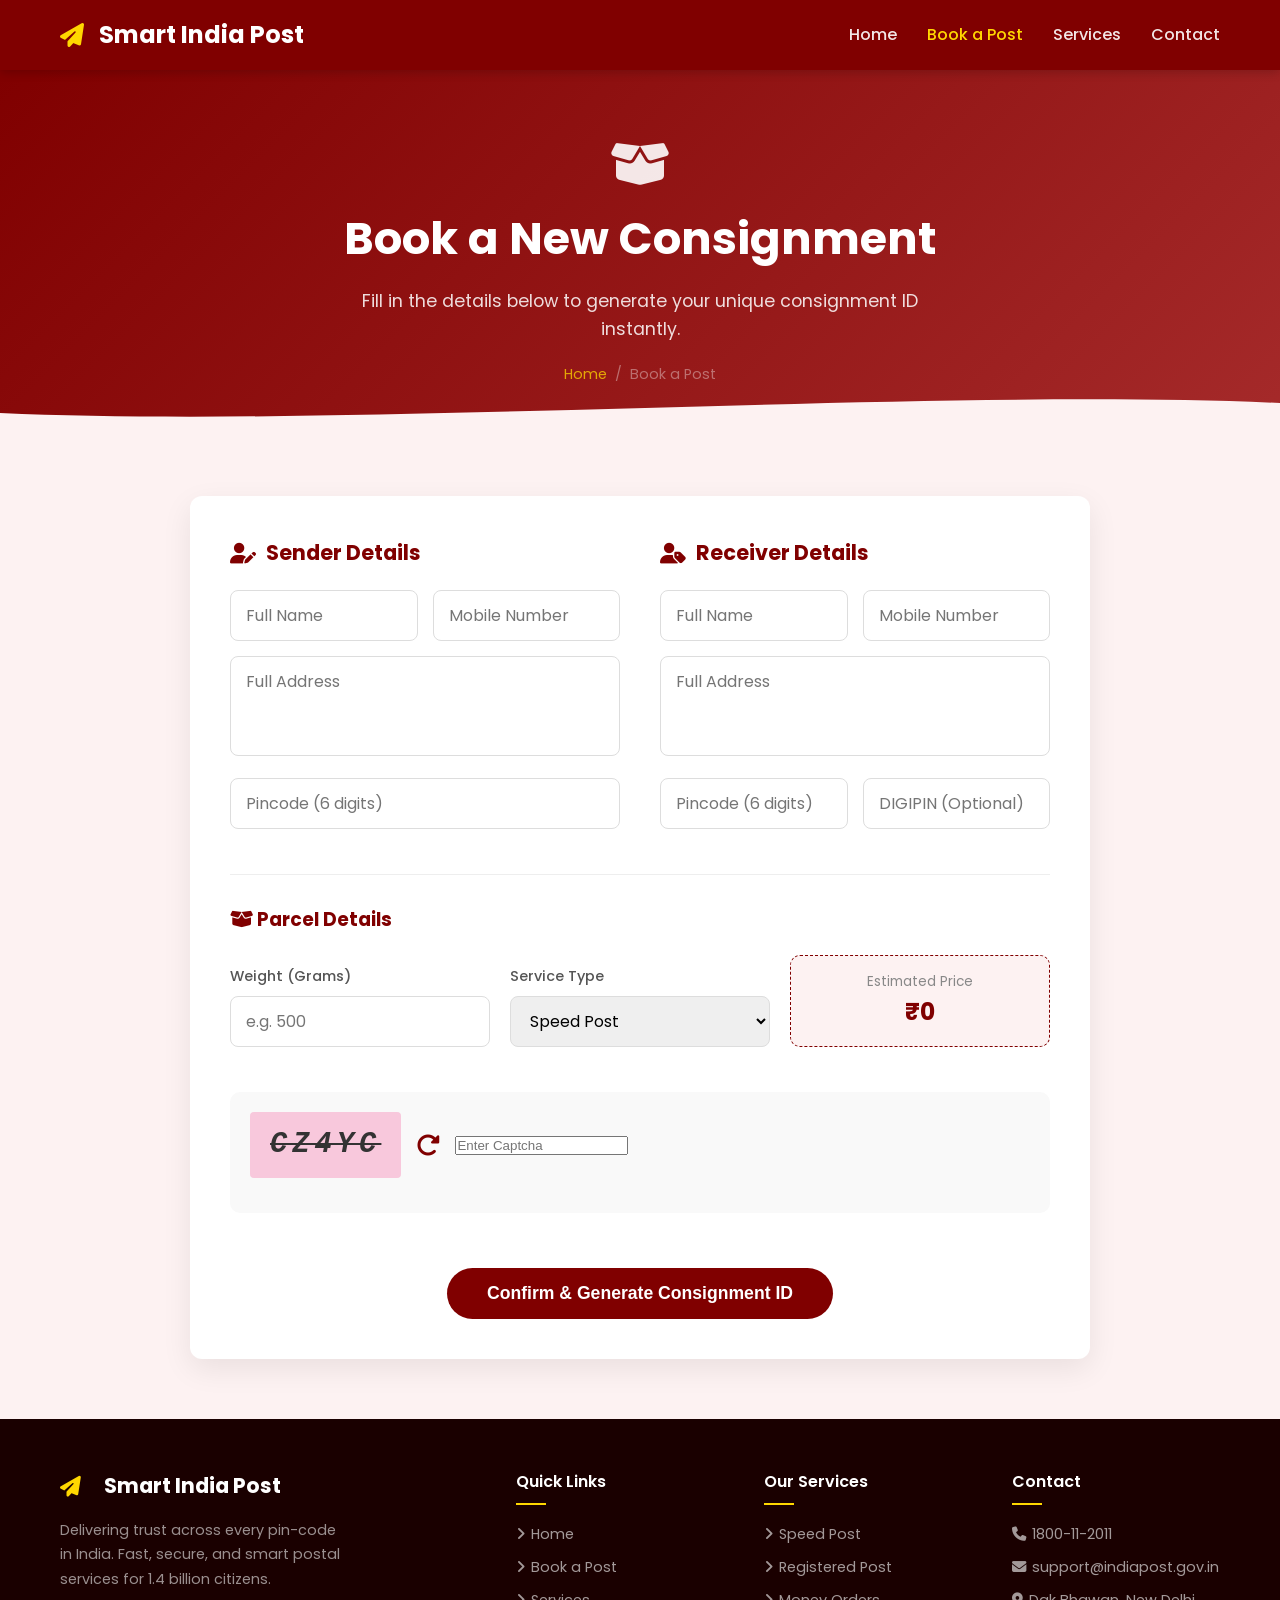
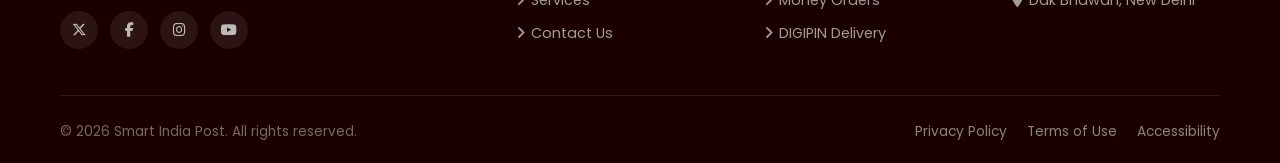
<file: booking.html>
<!DOCTYPE html>
<html lang="en">

<head>
    <meta charset="UTF-8">
    <meta name="viewport" content="width=device-width, initial-scale=1.0">
    <title>Book a Post | Smart India Post</title>
    <meta name="description" content="Book a new postal consignment with Smart India Post. Fill sender and receiver details, select your service type, and generate a unique consignment ID instantly.">

    <!-- Google Fonts -->
    <link rel="preconnect" href="https://fonts.googleapis.com">
    <link rel="preconnect" href="https://fonts.gstatic.com" crossorigin>
    <link href="https://fonts.googleapis.com/css2?family=Poppins:wght@300;400;500;600;700&display=swap"
        rel="stylesheet">

    <!-- Font Awesome -->
    <link rel="stylesheet" href="https://cdnjs.cloudflare.com/ajax/libs/font-awesome/6.6.0/css/all.min.css">

    <!-- Favicon -->
    <link rel="icon" type="image/png" href="favicon.png">
    <meta name="theme-color" content="#800000">

    <link rel="stylesheet" href="style.css">
</head>

<body>

    <!-- Navigation -->
    <nav class="navbar">
        <div class="container nav-container">
            <a href="index.html" class="logo">
                <i class="fa-solid fa-paper-plane"></i> Smart India Post
            </a>
            <ul class="nav-links">
                <li><a href="index.html">Home</a></li>
                <li><a href="booking.html" class="active">Book a Post</a></li>
                <li><a href="services.html">Services</a></li>
                <li><a href="contact.html">Contact</a></li>
            </ul>
            <div class="nav-toggle" id="nav-toggle">
                <i class="fa-solid fa-bars"></i>
            </div>
        </div>
        <div class="nav-overlay" id="nav-overlay"></div>
    </nav>

    <!-- Page Hero -->
    <section class="page-hero">
        <div class="container">
            <i class="fa-solid fa-box-open page-hero-icon"></i>
            <h1>Book a New Consignment</h1>
            <p>Fill in the details below to generate your unique consignment ID instantly.</p>
            <div class="breadcrumb">
                <a href="index.html">Home</a>
                <span>/</span>
                <span>Book a Post</span>
            </div>
        </div>
    </section>

    <!-- Book a Post Section -->
    <section id="book-post" class="book-post">
        <div class="container">

            <div class="booking-container card">
                <form id="booking-form" class="booking-form">
                    <div class="form-grid">
                        <!-- Sender Details -->
                        <div class="form-section">
                            <h3><i class="fa-solid fa-user-pen"></i> Sender Details</h3>
                            <div class="input-row">
                                <input type="text" placeholder="Full Name" required>
                                <input type="tel" placeholder="Mobile Number" required>
                            </div>
                            <textarea placeholder="Full Address" required></textarea>
                            <input type="text" placeholder="Pincode (6 digits)" maxlength="6" pattern="\d{6}" required>
                        </div>

                        <!-- Receiver Details -->
                        <div class="form-section">
                            <h3><i class="fa-solid fa-user-tag"></i> Receiver Details</h3>
                            <div class="input-row">
                                <input type="text" placeholder="Full Name" required>
                                <input type="tel" placeholder="Mobile Number" required>
                            </div>
                            <textarea placeholder="Full Address" required></textarea>
                            <div class="input-row">
                                <input type="text" placeholder="Pincode (6 digits)" maxlength="6" pattern="\d{6}"
                                    required>
                                <input type="text" id="booking-digipin" placeholder="DIGIPIN (Optional)" maxlength="10">
                            </div>
                        </div>
                    </div>

                    <hr class="form-divider">

                    <!-- Parcel Details -->
                    <div class="parcel-section">
                        <h3><i class="fa-solid fa-box-open"></i> Parcel Details</h3>
                        <div class="parcel-options">
                            <div class="input-group">
                                <label for="weight-input">Weight (Grams)</label>
                                <input type="number" id="weight-input" placeholder="e.g. 500" min="1" required>
                            </div>
                            <div class="input-group">
                                <label>Service Type</label>
                                <select>
                                    <option>Speed Post</option>
                                    <option>Registered Post</option>
                                    <option>Business Parcel</option>
                                </select>
                            </div>
                            <div class="price-card">
                                <span>Estimated Price</span>
                                <span id="price-value">₹0</span>
                            </div>
                        </div>
                    </div>

                    <!-- Captcha Section (Repeated for Booking) -->
                    <div class="booking-captcha">
                        <div class="captcha-row">
                            <div class="captcha-display" id="booking-captcha-code">A1b2C</div>
                            <button type="button" class="btn-refresh" id="booking-refresh-captcha">
                                <i class="fa-solid fa-rotate-right"></i>
                            </button>
                            <input type="text" id="booking-captcha-input" placeholder="Enter Captcha" required>
                        </div>
                    </div>

                    <div class="form-actions">
                        <button type="submit" class="btn-primary btn-large">Confirm & Generate Consignment ID</button>
                    </div>
                </form>

                <div id="booking-success" class="booking-success hidden">
                    <div class="success-icon">
                        <i class="fa-solid fa-circle-check"></i>
                    </div>
                    <h3>Booking Successful!</h3>
                    <p>Your Consignment Number is:</p>
                    <div class="consignment-badge" id="new-consignment-id">CP000000000IN</div>
                    <p class="booking-eta"><i class="fa-solid fa-clock"></i> Estimated delivery: <strong id="booking-eta-date">—</strong></p>
                    <div class="booking-success-actions">
                        <button class="btn-secondary" onclick="window.location.reload()">
                            <i class="fa-solid fa-plus"></i> Book Another
                        </button>
                        <button class="btn-primary" id="print-receipt-btn">
                            <i class="fa-solid fa-print"></i> Print Receipt
                        </button>
                    </div>
                </div>

            </div>
        </div>
    </section>

    <!-- Footer -->
    <footer class="footer">
        <div class="container">
            <div class="footer-grid">
                <div class="footer-brand footer-col">
                    <a href="index.html" class="logo">
                        <i class="fa-solid fa-paper-plane"></i>&nbsp; Smart India Post
                    </a>
                    <p>Delivering trust across every pin-code in India. Fast, secure, and smart postal services for 1.4 billion citizens.</p>
                    <div class="footer-social">
                        <a href="#" aria-label="Twitter"><i class="fa-brands fa-x-twitter"></i></a>
                        <a href="#" aria-label="Facebook"><i class="fa-brands fa-facebook-f"></i></a>
                        <a href="#" aria-label="Instagram"><i class="fa-brands fa-instagram"></i></a>
                        <a href="#" aria-label="YouTube"><i class="fa-brands fa-youtube"></i></a>
                    </div>
                </div>
                <div class="footer-col">
                    <h4>Quick Links</h4>
                    <ul>
                        <li><a href="index.html"><i class="fa-solid fa-angle-right"></i> Home</a></li>
                        <li><a href="booking.html"><i class="fa-solid fa-angle-right"></i> Book a Post</a></li>
                        <li><a href="services.html"><i class="fa-solid fa-angle-right"></i> Services</a></li>
                        <li><a href="contact.html"><i class="fa-solid fa-angle-right"></i> Contact Us</a></li>
                    </ul>
                </div>
                <div class="footer-col">
                    <h4>Our Services</h4>
                    <ul>
                        <li><a href="#"><i class="fa-solid fa-angle-right"></i> Speed Post</a></li>
                        <li><a href="#"><i class="fa-solid fa-angle-right"></i> Registered Post</a></li>
                        <li><a href="#"><i class="fa-solid fa-angle-right"></i> Money Orders</a></li>
                        <li><a href="#"><i class="fa-solid fa-angle-right"></i> DIGIPIN Delivery</a></li>
                    </ul>
                </div>
                <div class="footer-col">
                    <h4>Contact</h4>
                    <ul>
                        <li><a href="tel:18001120011"><i class="fa-solid fa-phone"></i> 1800-11-2011</a></li>
                        <li><a href="mailto:support@indiapost.gov.in"><i class="fa-solid fa-envelope"></i> support@indiapost.gov.in</a></li>
                        <li><a href="#"><i class="fa-solid fa-location-dot"></i> Dak Bhawan, New Delhi</a></li>
                    </ul>
                </div>
            </div>
            <div class="footer-bottom">
                <p>&copy; 2026 Smart India Post. All rights reserved.</p>
                <div class="footer-bottom-links">
                    <a href="#">Privacy Policy</a>
                    <a href="#">Terms of Use</a>
                    <a href="#">Accessibility</a>
                </div>
            </div>
        </div>
    </footer>

    <script src="script.js"></script>
</body>

</html>
</file>
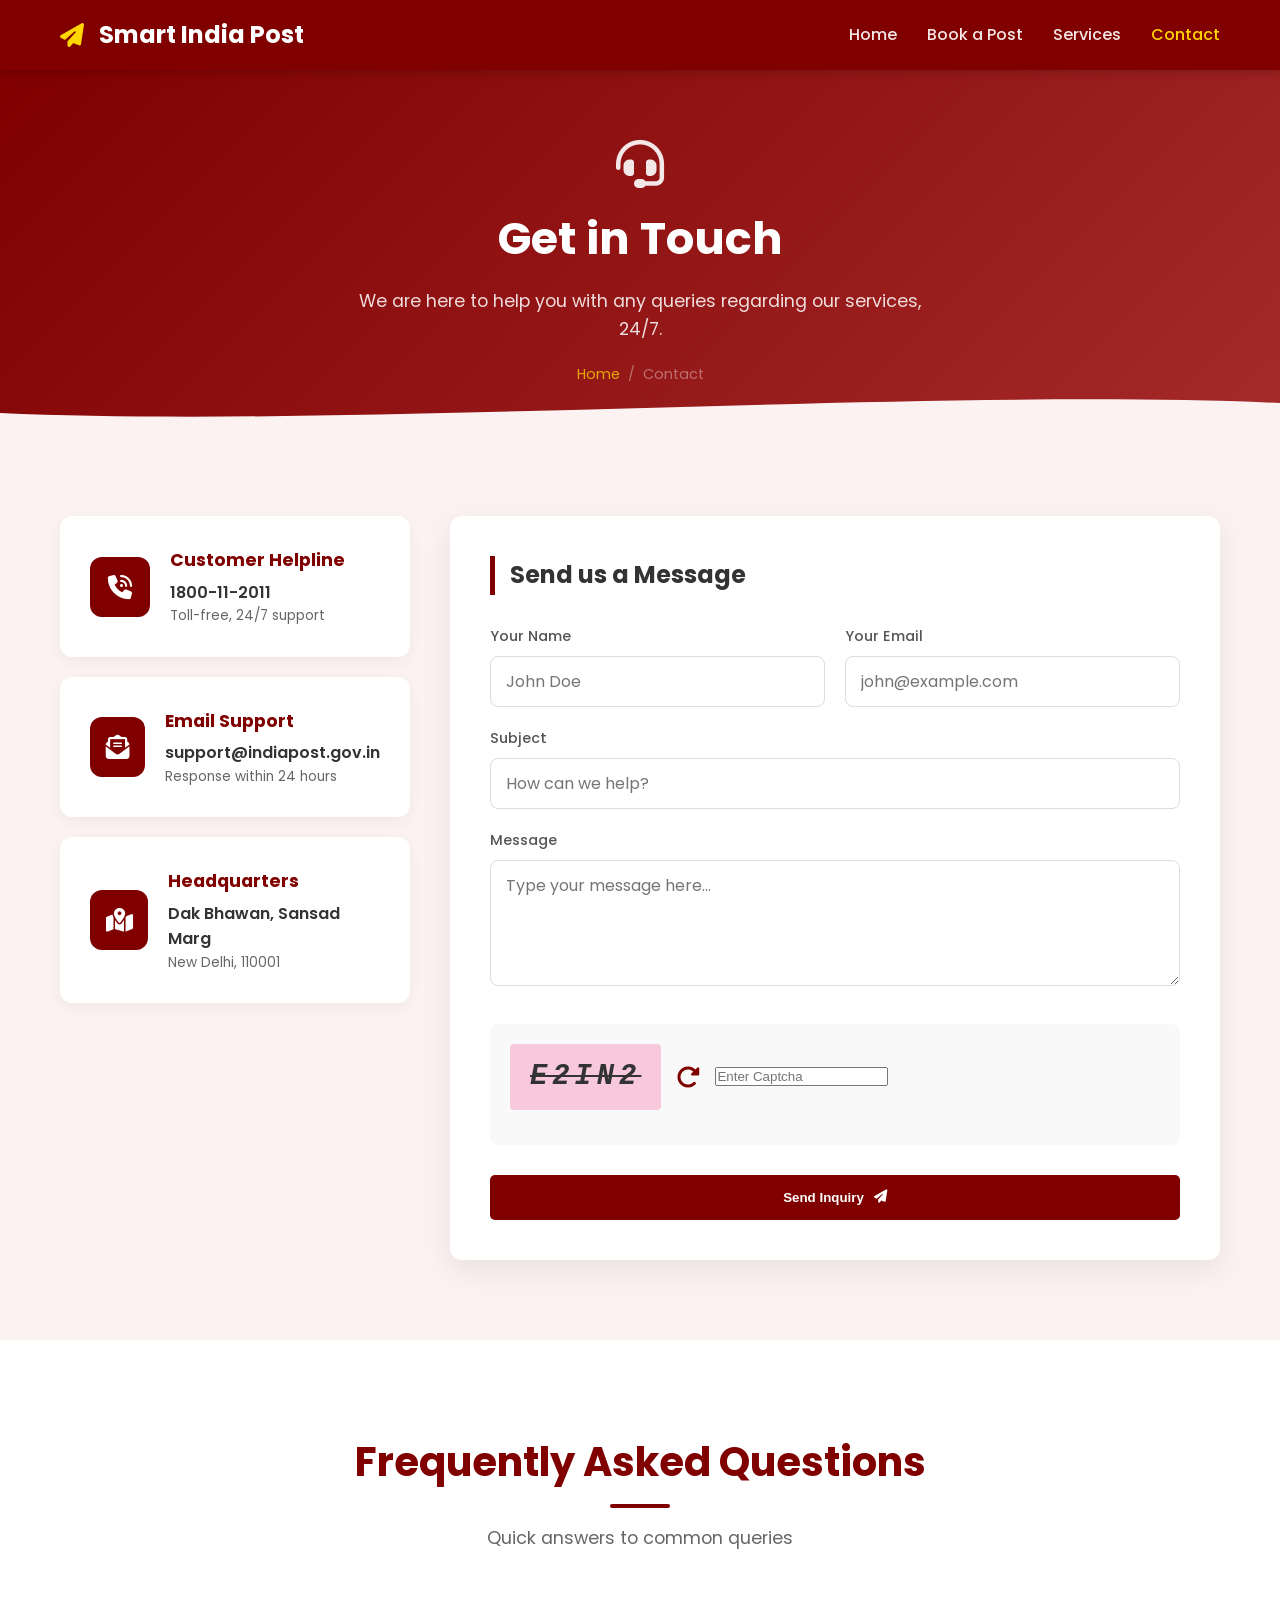
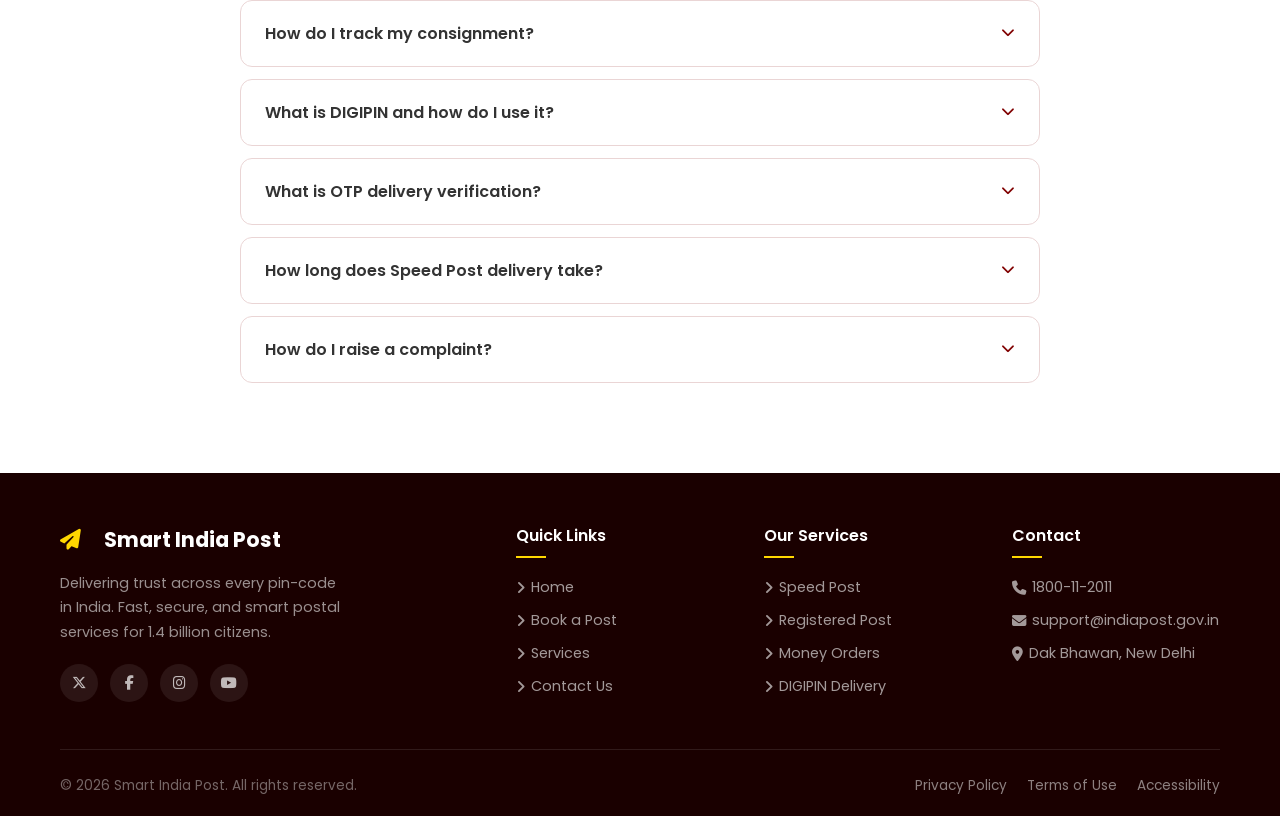
<file: contact.html>
<!DOCTYPE html>
<html lang="en">

<head>
    <meta charset="UTF-8">
    <meta name="viewport" content="width=device-width, initial-scale=1.0">
    <title>Contact Us | Smart India Post</title>
    <meta name="description" content="Contact Smart India Post for help with parcel tracking, booking, money orders, or complaints. Reach our 24/7 helpline at 1800-11-2011 or email support@indiapost.gov.in.">

    <!-- Google Fonts -->
    <link rel="preconnect" href="https://fonts.googleapis.com">
    <link rel="preconnect" href="https://fonts.gstatic.com" crossorigin>
    <link href="https://fonts.googleapis.com/css2?family=Poppins:wght@300;400;500;600;700&display=swap"
        rel="stylesheet">

    <!-- Font Awesome -->
    <link rel="stylesheet" href="https://cdnjs.cloudflare.com/ajax/libs/font-awesome/6.6.0/css/all.min.css">

    <!-- Favicon -->
    <link rel="icon" type="image/png" href="favicon.png">
    <meta name="theme-color" content="#800000">

    <link rel="stylesheet" href="style.css">
</head>

<body>

    <!-- Navigation -->
    <nav class="navbar">
        <div class="container nav-container">
            <a href="index.html" class="logo">
                <i class="fa-solid fa-paper-plane"></i> Smart India Post
            </a>
            <ul class="nav-links">
                <li><a href="index.html">Home</a></li>
                <li><a href="booking.html">Book a Post</a></li>
                <li><a href="services.html">Services</a></li>
                <li><a href="contact.html" class="active">Contact</a></li>
            </ul>
            <div class="nav-toggle" id="nav-toggle">
                <i class="fa-solid fa-bars"></i>
            </div>
        </div>
        <div class="nav-overlay" id="nav-overlay"></div>
    </nav>

    <!-- Page Hero -->
    <section class="page-hero">
        <div class="container">
            <i class="fa-solid fa-headset page-hero-icon"></i>
            <h1>Get in Touch</h1>
            <p>We are here to help you with any queries regarding our services, 24/7.</p>
            <div class="breadcrumb">
                <a href="index.html">Home</a>
                <span>/</span>
                <span>Contact</span>
            </div>
        </div>
    </section>

    <!-- Contact Section -->
    <section id="contact" class="contact">
        <div class="container">

            <div class="contact-grid">
                <!-- Contact Info Cards -->
                <div class="contact-info-cards">
                    <div class="contact-card info-card animate-fade-in">
                        <div class="card-icon">
                            <i class="fa-solid fa-phone-volume"></i>
                        </div>
                        <div class="card-details">
                            <h4>Customer Helpline</h4>
                            <p class="primary-text">1800-11-2011</p>
                            <p class="secondary-text">Toll-free, 24/7 support</p>
                        </div>
                    </div>

                    <div class="contact-card info-card animate-fade-in delay-1">
                        <div class="card-icon">
                            <i class="fa-solid fa-envelope-open-text"></i>
                        </div>
                        <div class="card-details">
                            <h4>Email Support</h4>
                            <p class="primary-text">support@indiapost.gov.in</p>
                            <p class="secondary-text">Response within 24 hours</p>
                        </div>
                    </div>

                    <div class="contact-card info-card animate-fade-in delay-2">
                        <div class="card-icon">
                            <i class="fa-solid fa-map-location-dot"></i>
                        </div>
                        <div class="card-details">
                            <h4>Headquarters</h4>
                            <p class="primary-text">Dak Bhawan, Sansad Marg</p>
                            <p class="secondary-text">New Delhi, 110001</p>
                        </div>
                    </div>
                </div>

                <!-- Contact Form Card -->
                <div class="contact-card form-card animate-fade-in delay-2">
                    <h3>Send us a Message</h3>
                    <form id="contact-form" class="refined-contact-form">
                        <div class="input-group-row">
                            <div class="input-field">
                                <label>Your Name</label>
                                <input type="text" placeholder="John Doe" required>
                            </div>
                            <div class="input-field">
                                <label>Your Email</label>
                                <input type="email" placeholder="john@example.com" required>
                            </div>
                        </div>
                        <div class="input-field">
                            <label>Subject</label>
                            <input type="text" placeholder="How can we help?" required>
                        </div>
                        <div class="input-field">
                            <label>Message</label>
                            <textarea rows="4" placeholder="Type your message here..." required></textarea>
                        </div>

                        <div class="booking-captcha contact-captcha-box">
                            <div class="captcha-row">
                                <div class="captcha-display" id="contact-captcha-code">C3d4E</div>
                                <button type="button" class="btn-refresh" id="contact-refresh-captcha">
                                    <i class="fa-solid fa-rotate-right"></i>
                                </button>
                                <input type="text" id="contact-captcha-input" placeholder="Enter Captcha" required>
                            </div>
                        </div>

                        <button type="submit" class="btn-primary btn-full">Send Inquiry <i
                                class="fa-solid fa-paper-plane"></i></button>
                    </form>

                    <!-- Success State -->
                    <div id="contact-success" class="contact-success hidden">
                        <i class="fa-solid fa-circle-check"></i>
                        <h3>Message Sent!</h3>
                        <p>Thank you for reaching out. Our support team will respond within 24 hours.</p>
                        <button class="btn-primary" onclick="document.getElementById('contact-success').classList.add('hidden'); document.getElementById('contact-form').classList.remove('hidden')">Send Another</button>
                    </div>
                </div>
            </div>
        </div>
    </section>

    <!-- FAQ Accordion -->
    <section class="faq-section">
        <div class="container">
            <h2 class="section-title reveal">Frequently Asked Questions</h2>
            <p class="section-subtitle reveal">Quick answers to common queries</p>
            <div class="faq-list">
                <div class="faq-item reveal reveal-delay-1">
                    <button class="faq-question" aria-expanded="false">
                        How do I track my consignment?
                        <i class="fa-solid fa-chevron-down faq-icon"></i>
                    </button>
                    <div class="faq-answer">
                        <p>Go to our <a href="index.html">Home page</a>, enter your Consignment Number in the tracking box, solve the CAPTCHA, and click Search. Live status with full timeline is shown instantly.</p>
                    </div>
                </div>
                <div class="faq-item reveal reveal-delay-2">
                    <button class="faq-question" aria-expanded="false">
                        What is DIGIPIN and how do I use it?
                        <i class="fa-solid fa-chevron-down faq-icon"></i>
                    </button>
                    <div class="faq-answer">
                        <p>DIGIPIN is India's 10-digit geocode system for pinpoint address identification. Provide your recipient's DIGIPIN during booking for faster and more accurate last-mile delivery.</p>
                    </div>
                </div>
                <div class="faq-item reveal reveal-delay-3">
                    <button class="faq-question" aria-expanded="false">
                        What is OTP delivery verification?
                        <i class="fa-solid fa-chevron-down faq-icon"></i>
                    </button>
                    <div class="faq-answer">
                        <p>When your parcel is out for delivery, your registered mobile receives a one-time OTP. The delivery agent confirms receipt by verifying this code, ensuring your parcel reaches the right person.</p>
                    </div>
                </div>
                <div class="faq-item reveal reveal-delay-1">
                    <button class="faq-question" aria-expanded="false">
                        How long does Speed Post delivery take?
                        <i class="fa-solid fa-chevron-down faq-icon"></i>
                    </button>
                    <div class="faq-answer">
                        <p>Speed Post guarantees delivery within 1–4 business days for domestic destinations across India. Metro-to-metro deliveries typically arrive within 1–2 days.</p>
                    </div>
                </div>
                <div class="faq-item reveal reveal-delay-2">
                    <button class="faq-question" aria-expanded="false">
                        How do I raise a complaint?
                        <i class="fa-solid fa-chevron-down faq-icon"></i>
                    </button>
                    <div class="faq-answer">
                        <p>Call our toll-free helpline <strong>1800-11-2011</strong> (24/7) or email <strong>support@indiapost.gov.in</strong>. You can also use the contact form above and we'll respond within 24 hours.</p>
                    </div>
                </div>
            </div>
        </div>
    </section>

    <!-- Footer -->
    <footer class="footer">
        <div class="container">
            <div class="footer-grid">
                <div class="footer-brand footer-col">
                    <a href="index.html" class="logo">
                        <i class="fa-solid fa-paper-plane"></i>&nbsp; Smart India Post
                    </a>
                    <p>Delivering trust across every pin-code in India. Fast, secure, and smart postal services for 1.4 billion citizens.</p>
                    <div class="footer-social">
                        <a href="#" aria-label="Twitter"><i class="fa-brands fa-x-twitter"></i></a>
                        <a href="#" aria-label="Facebook"><i class="fa-brands fa-facebook-f"></i></a>
                        <a href="#" aria-label="Instagram"><i class="fa-brands fa-instagram"></i></a>
                        <a href="#" aria-label="YouTube"><i class="fa-brands fa-youtube"></i></a>
                    </div>
                </div>
                <div class="footer-col">
                    <h4>Quick Links</h4>
                    <ul>
                        <li><a href="index.html"><i class="fa-solid fa-angle-right"></i> Home</a></li>
                        <li><a href="booking.html"><i class="fa-solid fa-angle-right"></i> Book a Post</a></li>
                        <li><a href="services.html"><i class="fa-solid fa-angle-right"></i> Services</a></li>
                        <li><a href="contact.html"><i class="fa-solid fa-angle-right"></i> Contact Us</a></li>
                    </ul>
                </div>
                <div class="footer-col">
                    <h4>Our Services</h4>
                    <ul>
                        <li><a href="#"><i class="fa-solid fa-angle-right"></i> Speed Post</a></li>
                        <li><a href="#"><i class="fa-solid fa-angle-right"></i> Registered Post</a></li>
                        <li><a href="#"><i class="fa-solid fa-angle-right"></i> Money Orders</a></li>
                        <li><a href="#"><i class="fa-solid fa-angle-right"></i> DIGIPIN Delivery</a></li>
                    </ul>
                </div>
                <div class="footer-col">
                    <h4>Contact</h4>
                    <ul>
                        <li><a href="tel:18001120011"><i class="fa-solid fa-phone"></i> 1800-11-2011</a></li>
                        <li><a href="mailto:support@indiapost.gov.in"><i class="fa-solid fa-envelope"></i> support@indiapost.gov.in</a></li>
                        <li><a href="#"><i class="fa-solid fa-location-dot"></i> Dak Bhawan, New Delhi</a></li>
                    </ul>
                </div>
            </div>
            <div class="footer-bottom">
                <p>&copy; 2026 Smart India Post. All rights reserved.</p>
                <div class="footer-bottom-links">
                    <a href="#">Privacy Policy</a>
                    <a href="#">Terms of Use</a>
                    <a href="#">Accessibility</a>
                </div>
            </div>
        </div>
    </footer>

    <script src="script.js"></script>
</body>

</html>
</file>
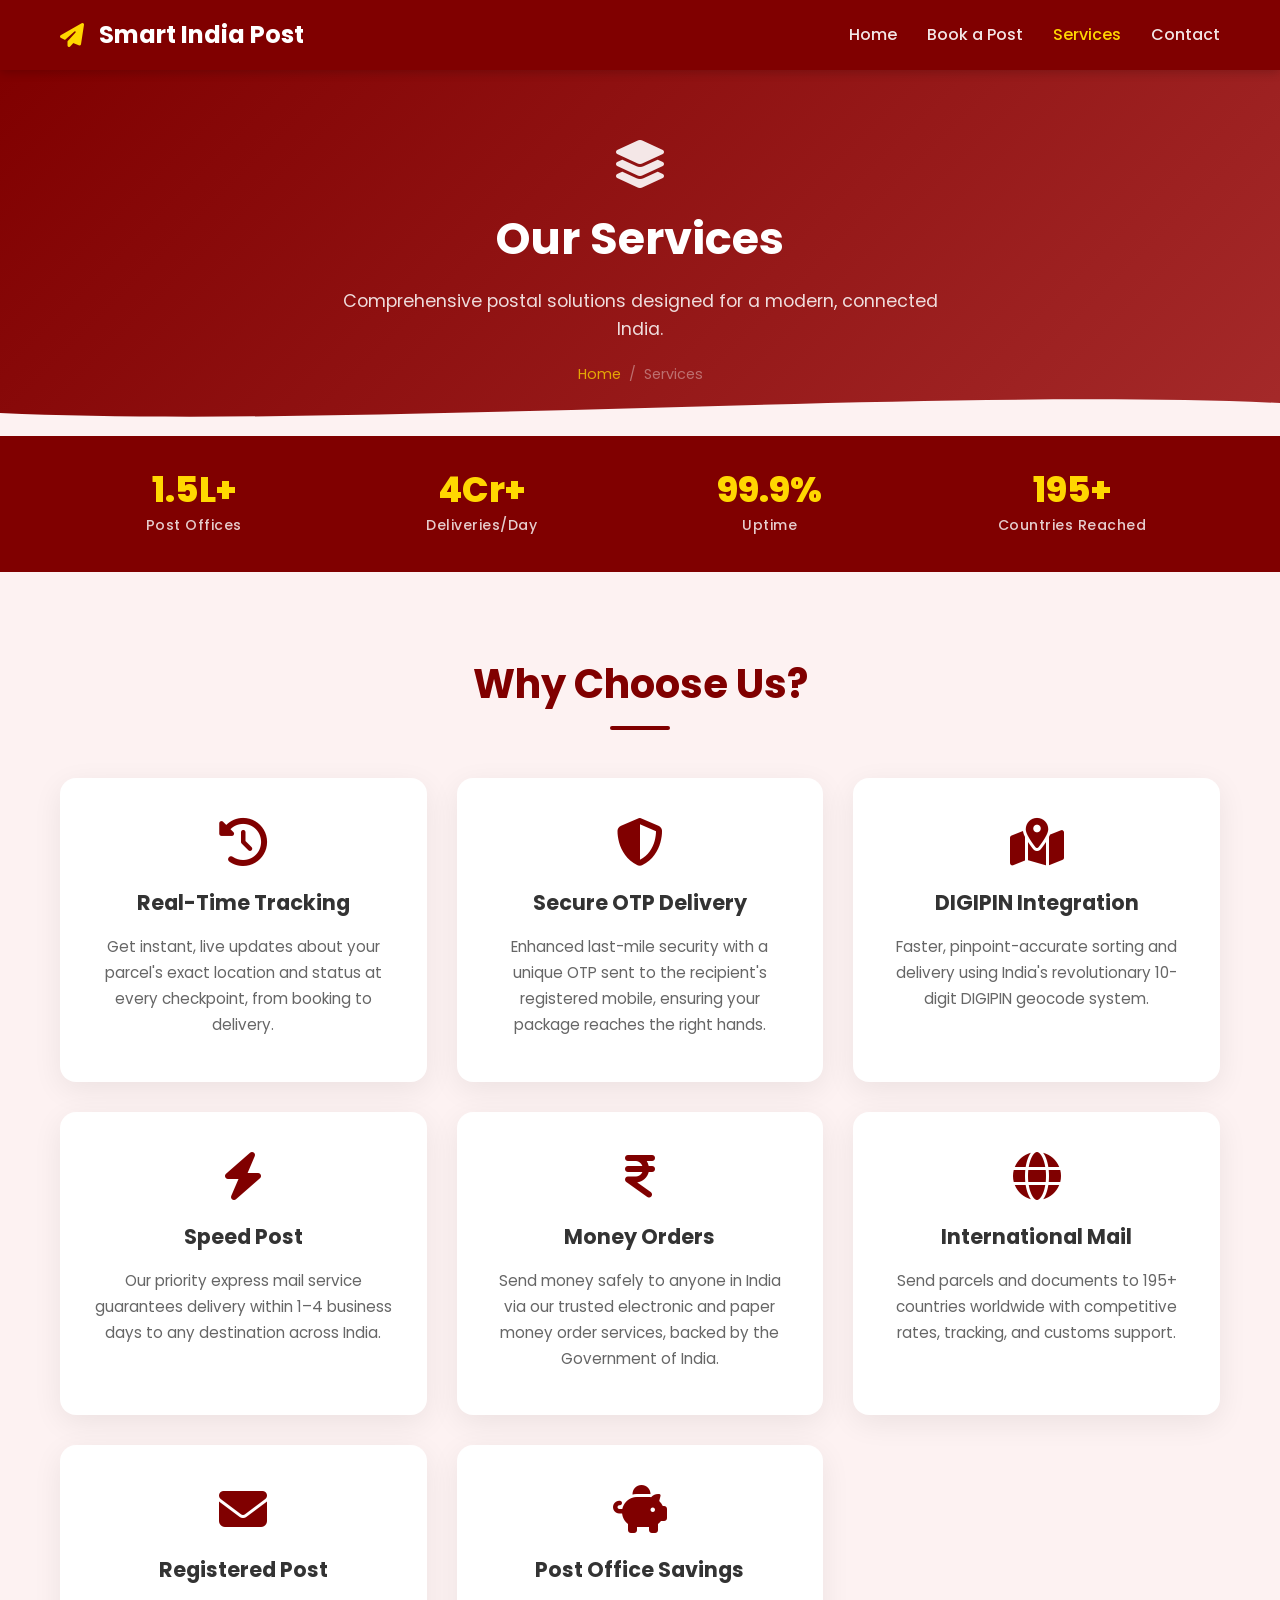
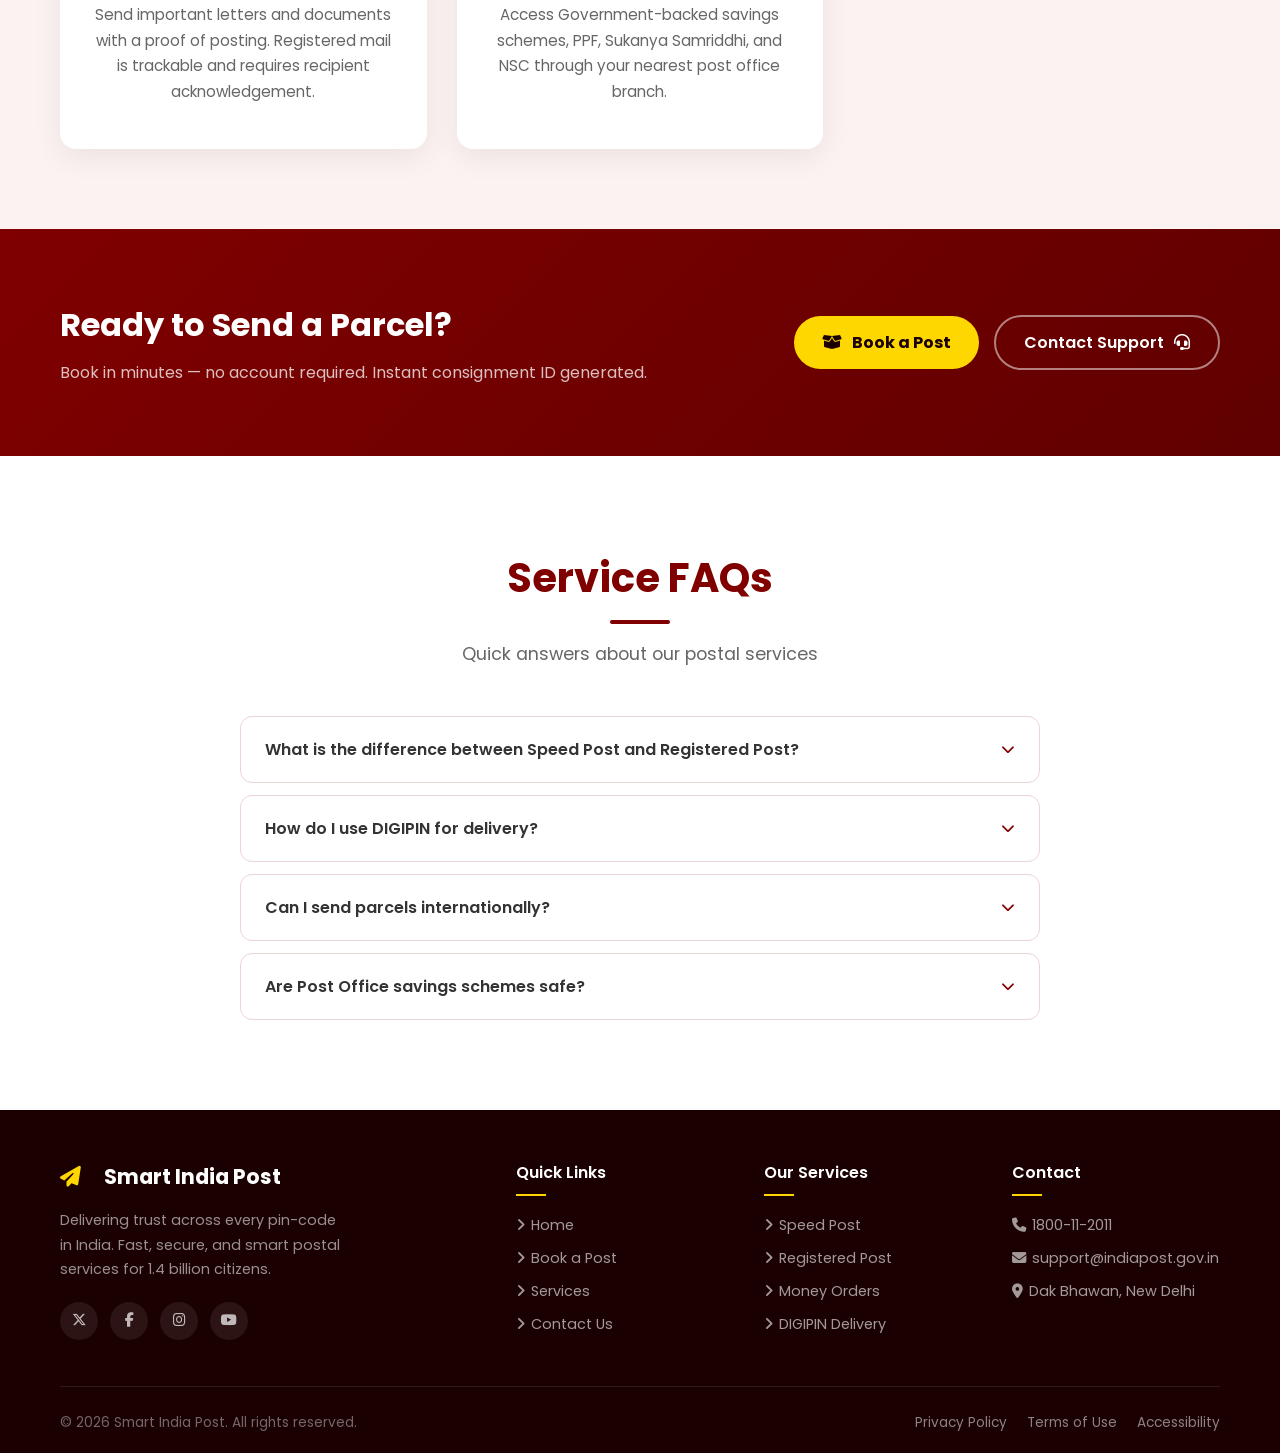
<file: services.html>
<!DOCTYPE html>
<html lang="en">

<head>
    <meta charset="UTF-8">
    <meta name="viewport" content="width=device-width, initial-scale=1.0">
    <title>Our Services | Smart India Post</title>
    <meta name="description" content="Explore Smart India Post's range of postal services including Speed Post, Registered Post, Money Orders, DIGIPIN Delivery, and more.">

    <!-- Google Fonts -->
    <link rel="preconnect" href="https://fonts.googleapis.com">
    <link rel="preconnect" href="https://fonts.gstatic.com" crossorigin>
    <link href="https://fonts.googleapis.com/css2?family=Poppins:wght@300;400;500;600;700&display=swap" rel="stylesheet">

    <!-- Font Awesome -->
    <link rel="stylesheet" href="https://cdnjs.cloudflare.com/ajax/libs/font-awesome/6.6.0/css/all.min.css">

    <!-- Favicon -->
    <link rel="icon" type="image/png" href="favicon.png">
    <meta name="theme-color" content="#800000">

    <link rel="stylesheet" href="style.css">
</head>

<body>

    <!-- Navigation -->
    <nav class="navbar">
        <div class="container nav-container">
            <a href="index.html" class="logo">
                <i class="fa-solid fa-paper-plane"></i> Smart India Post
            </a>
            <ul class="nav-links">
                <li><a href="index.html">Home</a></li>
                <li><a href="booking.html">Book a Post</a></li>
                <li><a href="services.html" class="active">Services</a></li>
                <li><a href="contact.html">Contact</a></li>
            </ul>
            <div class="nav-toggle" id="nav-toggle">
                <i class="fa-solid fa-bars"></i>
            </div>
        </div>
        <div class="nav-overlay" id="nav-overlay"></div>
    </nav>

    <!-- Page Hero -->
    <section class="page-hero">
        <div class="container">
            <i class="fa-solid fa-layer-group page-hero-icon"></i>
            <h1>Our Services</h1>
            <p>Comprehensive postal solutions designed for a modern, connected India.</p>
            <div class="breadcrumb">
                <a href="index.html">Home</a>
                <span>/</span>
                <span>Services</span>
            </div>
        </div>
    </section>

    <!-- Stats Bar -->
    <div class="stats-bar">
        <div class="container stats-bar-inner">
            <div class="stat-item">
                <div class="stat-num">1.5L+</div>
                <div class="stat-label">Post Offices</div>
            </div>
            <div class="stat-item">
                <div class="stat-num">4Cr+</div>
                <div class="stat-label">Deliveries/Day</div>
            </div>
            <div class="stat-item">
                <div class="stat-num">99.9%</div>
                <div class="stat-label">Uptime</div>
            </div>
            <div class="stat-item">
                <div class="stat-num">195+</div>
                <div class="stat-label">Countries Reached</div>
            </div>
        </div>
    </div>

    <!-- Services Section -->
    <section id="services" class="services">
        <div class="container">
            <h2 class="section-title reveal">Why Choose Us?</h2>
            <div class="services-grid">
                <div class="service-card reveal reveal-delay-1">
                    <i class="fa-solid fa-clock-rotate-left"></i>
                    <h3>Real-Time Tracking</h3>
                    <p>Get instant, live updates about your parcel's exact location and status at every checkpoint, from booking to delivery.</p>
                </div>
                <div class="service-card reveal reveal-delay-2">
                    <i class="fa-solid fa-shield-halved"></i>
                    <h3>Secure OTP Delivery</h3>
                    <p>Enhanced last-mile security with a unique OTP sent to the recipient's registered mobile, ensuring your package reaches the right hands.</p>
                </div>
                <div class="service-card reveal reveal-delay-3">
                    <i class="fa-solid fa-map-location-dot"></i>
                    <h3>DIGIPIN Integration</h3>
                    <p>Faster, pinpoint-accurate sorting and delivery using India's revolutionary 10-digit DIGIPIN geocode system.</p>
                </div>
                <div class="service-card reveal reveal-delay-1">
                    <i class="fa-solid fa-bolt"></i>
                    <h3>Speed Post</h3>
                    <p>Our priority express mail service guarantees delivery within 1–4 business days to any destination across India.</p>
                </div>
                <div class="service-card reveal reveal-delay-2">
                    <i class="fa-solid fa-indian-rupee-sign"></i>
                    <h3>Money Orders</h3>
                    <p>Send money safely to anyone in India via our trusted electronic and paper money order services, backed by the Government of India.</p>
                </div>
                <div class="service-card reveal reveal-delay-3">
                    <i class="fa-solid fa-globe"></i>
                    <h3>International Mail</h3>
                    <p>Send parcels and documents to 195+ countries worldwide with competitive rates, tracking, and customs support.</p>
                </div>
                <div class="service-card reveal reveal-delay-1">
                    <i class="fa-solid fa-envelope"></i>
                    <h3>Registered Post</h3>
                    <p>Send important letters and documents with a proof of posting. Registered mail is trackable and requires recipient acknowledgement.</p>
                </div>
                <div class="service-card reveal reveal-delay-2">
                    <i class="fa-solid fa-piggy-bank"></i>
                    <h3>Post Office Savings</h3>
                    <p>Access Government-backed savings schemes, PPF, Sukanya Samriddhi, and NSC through your nearest post office branch.</p>
                </div>
            </div>
        </div>
    </section>

    <!-- Services CTA -->
    <section class="cta-section">
        <div class="container cta-inner reveal">
            <div class="cta-text">
                <h2>Ready to Send a Parcel?</h2>
                <p>Book in minutes — no account required. Instant consignment ID generated.</p>
            </div>
            <div class="cta-actions">
                <a href="booking.html" class="cta-btn-primary">
                    <i class="fa-solid fa-box-open"></i> Book a Post
                </a>
                <a href="contact.html" class="cta-btn-outline">
                    Contact Support <i class="fa-solid fa-headset"></i>
                </a>
            </div>
        </div>
    </section>

    <!-- Service FAQ -->
    <section class="faq-section">
        <div class="container">
            <h2 class="section-title reveal">Service FAQs</h2>
            <p class="section-subtitle reveal">Quick answers about our postal services</p>
            <div class="faq-list">
                <div class="faq-item reveal reveal-delay-1">
                    <button class="faq-question" aria-expanded="false">
                        What is the difference between Speed Post and Registered Post?
                        <i class="fa-solid fa-chevron-down faq-icon"></i>
                    </button>
                    <div class="faq-answer">
                        <p>Speed Post is a priority express service guaranteeing delivery within 1–4 business days with full tracking. Registered Post is slower but provides legal proof of posting and requires the recipient's acknowledgement signature, making it ideal for legal documents.</p>
                    </div>
                </div>
                <div class="faq-item reveal reveal-delay-2">
                    <button class="faq-question" aria-expanded="false">
                        How do I use DIGIPIN for delivery?
                        <i class="fa-solid fa-chevron-down faq-icon"></i>
                    </button>
                    <div class="faq-answer">
                        <p>DIGIPIN is India's 10-digit geocode for precise address identification. During booking, enter your recipient's DIGIPIN alongside their address. This helps our delivery agents locate exact drop points, especially in areas with non-standard addresses.</p>
                    </div>
                </div>
                <div class="faq-item reveal reveal-delay-3">
                    <button class="faq-question" aria-expanded="false">
                        Can I send parcels internationally?
                        <i class="fa-solid fa-chevron-down faq-icon"></i>
                    </button>
                    <div class="faq-answer">
                        <p>Yes! Smart India Post supports international parcels and letters to 195+ countries. Pricing varies by destination and weight. All international shipments include customs documentation support and tracking where available.</p>
                    </div>
                </div>
                <div class="faq-item reveal reveal-delay-1">
                    <button class="faq-question" aria-expanded="false">
                        Are Post Office savings schemes safe?
                        <i class="fa-solid fa-chevron-down faq-icon"></i>
                    </button>
                    <div class="faq-answer">
                        <p>Yes. All Post Office savings schemes are backed by the Government of India, making them among the safest investment options available. Schemes include PPF, Sukanya Samriddhi Yojana, National Savings Certificate, and more.</p>
                    </div>
                </div>
            </div>
        </div>
    </section>

    <!-- Footer -->

    <footer class="footer">
        <div class="container">
            <div class="footer-grid">
                <div class="footer-brand footer-col">
                    <a href="index.html" class="logo">
                        <i class="fa-solid fa-paper-plane"></i>&nbsp; Smart India Post
                    </a>
                    <p>Delivering trust across every pin-code in India. Fast, secure, and smart postal services for 1.4 billion citizens.</p>
                    <div class="footer-social">
                        <a href="#" aria-label="Twitter"><i class="fa-brands fa-x-twitter"></i></a>
                        <a href="#" aria-label="Facebook"><i class="fa-brands fa-facebook-f"></i></a>
                        <a href="#" aria-label="Instagram"><i class="fa-brands fa-instagram"></i></a>
                        <a href="#" aria-label="YouTube"><i class="fa-brands fa-youtube"></i></a>
                    </div>
                </div>
                <div class="footer-col">
                    <h4>Quick Links</h4>
                    <ul>
                        <li><a href="index.html"><i class="fa-solid fa-angle-right"></i> Home</a></li>
                        <li><a href="booking.html"><i class="fa-solid fa-angle-right"></i> Book a Post</a></li>
                        <li><a href="services.html"><i class="fa-solid fa-angle-right"></i> Services</a></li>
                        <li><a href="contact.html"><i class="fa-solid fa-angle-right"></i> Contact Us</a></li>
                    </ul>
                </div>
                <div class="footer-col">
                    <h4>Our Services</h4>
                    <ul>
                        <li><a href="#"><i class="fa-solid fa-angle-right"></i> Speed Post</a></li>
                        <li><a href="#"><i class="fa-solid fa-angle-right"></i> Registered Post</a></li>
                        <li><a href="#"><i class="fa-solid fa-angle-right"></i> Money Orders</a></li>
                        <li><a href="#"><i class="fa-solid fa-angle-right"></i> DIGIPIN Delivery</a></li>
                    </ul>
                </div>
                <div class="footer-col">
                    <h4>Contact</h4>
                    <ul>
                        <li><a href="tel:18001120011"><i class="fa-solid fa-phone"></i> 1800-11-2011</a></li>
                        <li><a href="mailto:support@indiapost.gov.in"><i class="fa-solid fa-envelope"></i> support@indiapost.gov.in</a></li>
                        <li><a href="#"><i class="fa-solid fa-location-dot"></i> Dak Bhawan, New Delhi</a></li>
                    </ul>
                </div>
            </div>
            <div class="footer-bottom">
                <p>&copy; 2026 Smart India Post. All rights reserved.</p>
                <div class="footer-bottom-links">
                    <a href="#">Privacy Policy</a>
                    <a href="#">Terms of Use</a>
                    <a href="#">Accessibility</a>
                </div>
            </div>
        </div>
    </footer>

    <script src="script.js"></script>
</body>

</html>
</file>
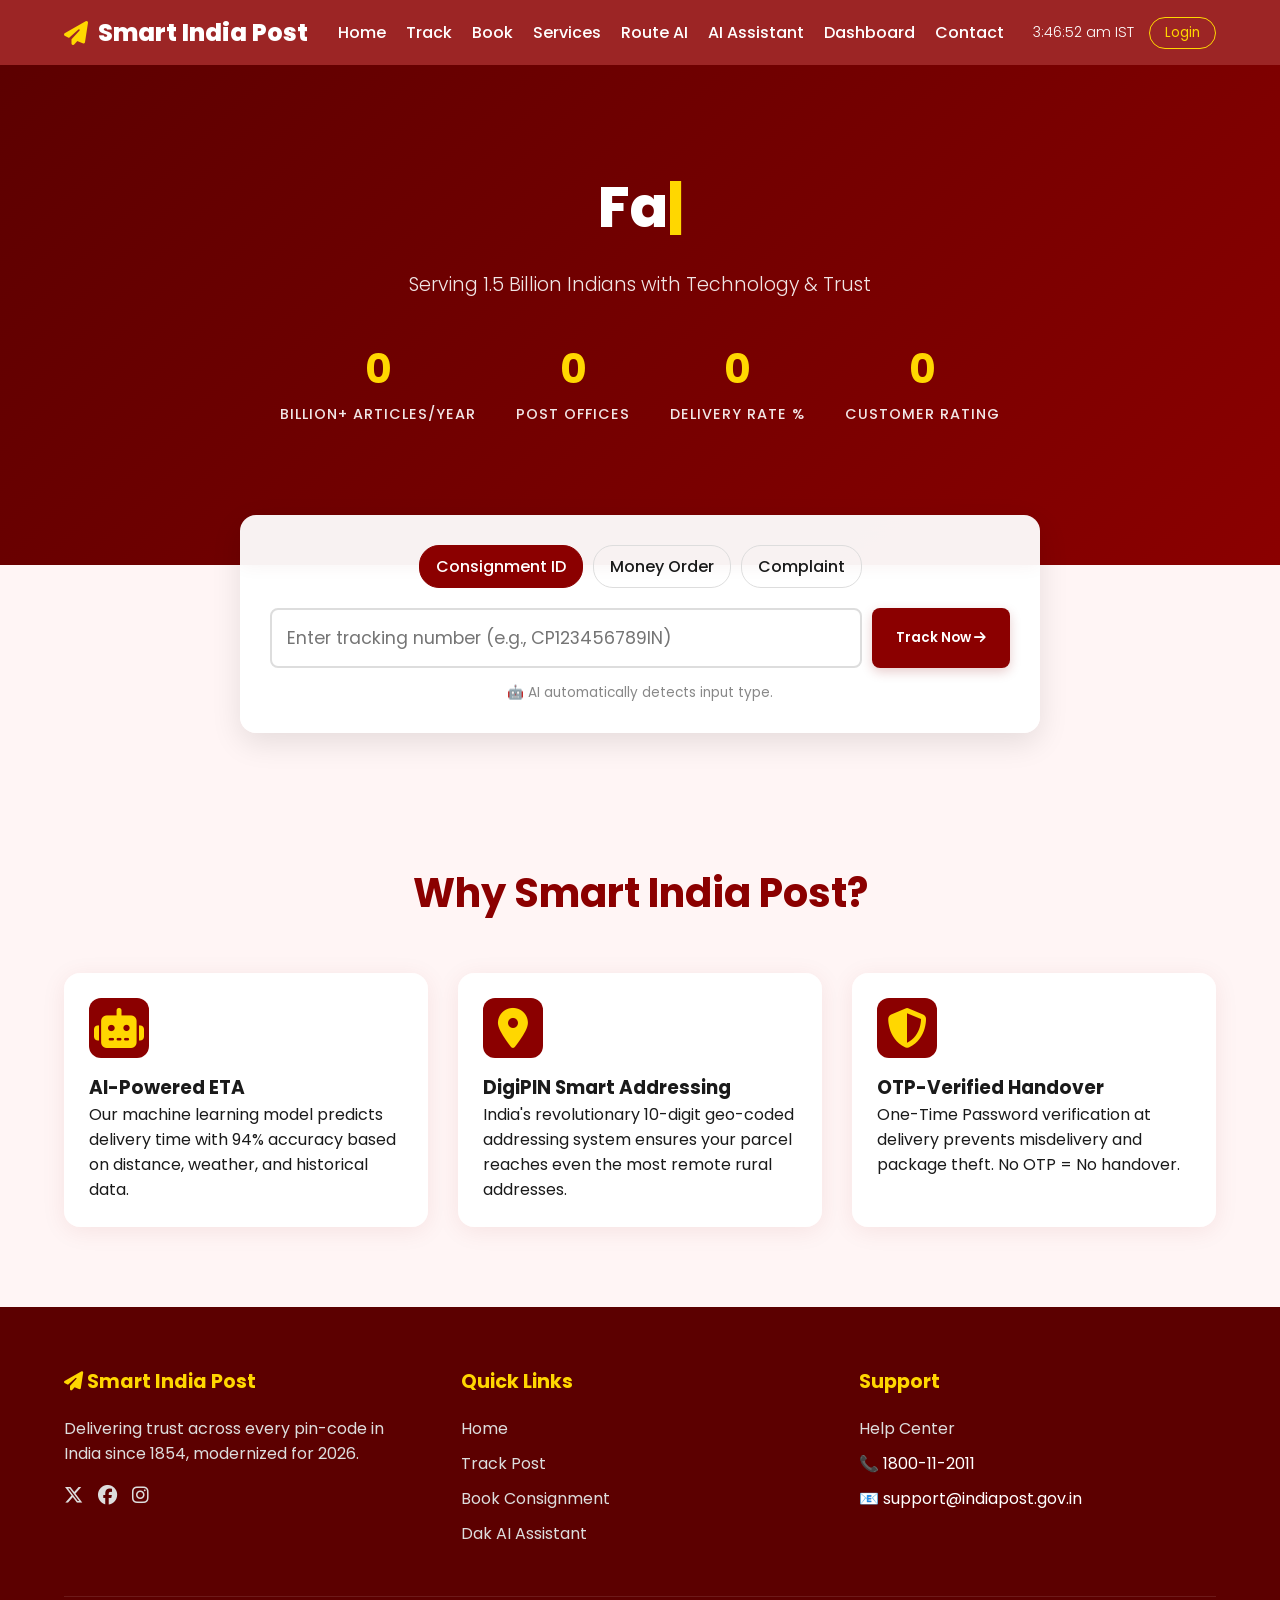
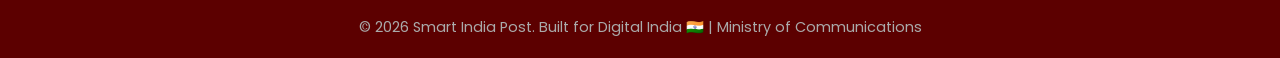
<file: smart_india_post_spa.html>
<!DOCTYPE html>
<html lang="en">
<head>
    <meta charset="UTF-8">
    <meta name="viewport" content="width=device-width, initial-scale=1.0">
    <title>Smart India Post — AI-Powered Postal Management</title>
    <link href="https://fonts.googleapis.com/css2?family=Poppins:wght@300;400;500;600;700;800&display=swap" rel="stylesheet">
    <link rel="stylesheet" href="https://cdnjs.cloudflare.com/ajax/libs/font-awesome/6.6.0/css/all.min.css">
    <style>
        /* Embedded CSS */
        :root {
            --crimson: #8B0000;
            --crimson-light: #A31515;
            --crimson-dark: #5C0000;
            --gold: #FFD700;
            --gold-light: #FFF3B0;
            --white: #FFFFFF;
            --bg-light: #FFF5F5;
            --bg-card: rgba(255,255,255,0.92);
            --text-dark: #1A1A1A;
            --text-muted: #666666;
            --success: #16A34A;
            --warning: #F59E0B;
            --error: #DC2626;
        }
        * { margin: 0; padding: 0; box-sizing: border-box; font-family: 'Poppins', sans-serif; }
        body { background: var(--bg-light); color: var(--text-dark); overflow-x: hidden; }
        
        /* Navbar */
        .navbar { position: sticky; top: 0; z-index: 1000; background: rgba(139,0,0,0.85); backdrop-filter: blur(12px); color: white; display: flex; justify-content: space-between; align-items: center; padding: 15px 5%; transition: all 0.3s; }
        .navbar.scrolled { padding: 10px 5%; box-shadow: 0 4px 24px rgba(0,0,0,0.3); }
        .logo { font-size: 1.5rem; font-weight: 800; color: white; text-decoration: none; display: flex; align-items: center; gap: 10px; }
        .logo i { color: var(--gold); }
        .nav-links { display: flex; gap: 20px; }
        .nav-links a { color: white; text-decoration: none; font-weight: 500; transition: color 0.3s; }
        .nav-links a:hover, .nav-links a.active { color: var(--gold); }
        .nav-right { display: flex; align-items: center; gap: 15px; }
        #clock { font-size: 0.9rem; font-weight: 300; }
        .btn-login { background: transparent; border: 1px solid var(--gold); color: var(--gold); padding: 5px 15px; border-radius: 20px; cursor: pointer; transition: all 0.3s; }
        .btn-login:hover { background: var(--gold); color: var(--crimson); }
        
        /* SPA Pages */
        .page { display: none; min-height: 80vh; animation: fadeIn 0.4s ease forwards; }
        .page.active { display: block; }
        @keyframes fadeIn { from { opacity: 0; transform: translateY(10px); } to { opacity: 1; transform: translateY(0); } }

        /* Buttons & Cards */
        .btn-primary { background: var(--crimson); color: white; padding: 10px 24px; border: none; border-radius: 8px; font-weight: 600; cursor: pointer; transition: all 0.3s; box-shadow: 0 4px 12px rgba(139,0,0,0.2); }
        .btn-primary:hover { background: var(--gold); color: var(--crimson); transform: translateY(-2px); }
        .card { background: var(--bg-card); border-radius: 16px; padding: 25px; box-shadow: 0 4px 24px rgba(139,0,0,0.08); transition: transform 0.3s; }
        .card:hover { transform: translateY(-4px); }
        
        /* Hero Section */
        .hero { background: linear-gradient(135deg, var(--crimson-dark), var(--crimson)); color: white; padding: 100px 5%; text-align: center; position: relative; overflow: hidden; }
        .hero h1 { font-size: 3.5rem; font-weight: 800; margin-bottom: 20px; }
        .hero p { font-size: 1.2rem; margin-bottom: 40px; font-weight: 300; opacity: 0.9; }
        .typewriter::after { content: '|'; animation: blink 1s infinite; color: var(--gold); }
        @keyframes blink { 50% { opacity: 0; } }
        
        .stats-bar { display: flex; justify-content: center; gap: 40px; margin-top: 40px; flex-wrap: wrap; }
        .stat-item { text-align: center; }
        .stat-item h3 { font-size: 2.5rem; color: var(--gold); margin-bottom: 5px; }
        .stat-item p { font-size: 0.9rem; font-weight: 500; text-transform: uppercase; letter-spacing: 1px; }

        /* Quick Track Widget */
        .track-widget { max-width: 800px; margin: -50px auto 50px; background: rgba(255,255,255,0.95); backdrop-filter: blur(10px); border-radius: 16px; padding: 30px; box-shadow: 0 10px 30px rgba(0,0,0,0.1); position: relative; z-index: 10; text-align: center; }
        .track-tabs { display: flex; justify-content: center; gap: 10px; margin-bottom: 20px; }
        .track-tab { padding: 8px 16px; border-radius: 20px; border: 1px solid #ddd; cursor: pointer; font-weight: 500; transition: all 0.3s; }
        .track-tab.active { background: var(--crimson); color: white; border-color: var(--crimson); }
        .track-input-group { display: flex; gap: 10px; }
        .track-input-group input { flex: 1; padding: 15px; border: 2px solid #ddd; border-radius: 8px; font-size: 1.1rem; outline: none; transition: border-color 0.3s; }
        .track-input-group input:focus { border-color: var(--crimson); }
        
        /* Features Grid */
        .features { padding: 80px 5%; }
        .section-title { text-align: center; font-size: 2.5rem; color: var(--crimson); margin-bottom: 50px; }
        .grid { display: grid; grid-template-columns: repeat(auto-fit, minmax(300px, 1fr)); gap: 30px; }
        .feature-card i { font-size: 2.5rem; color: var(--gold); margin-bottom: 15px; background: var(--crimson); width: 60px; height: 60px; display: inline-flex; align-items: center; justify-content: center; border-radius: 12px; }

        /* AI Assistant */
        .chat-container { max-width: 800px; margin: 40px auto; background: white; border-radius: 16px; overflow: hidden; box-shadow: 0 10px 30px rgba(0,0,0,0.1); display: flex; flex-direction: column; height: 600px; }
        .chat-header { background: var(--crimson); color: white; padding: 20px; text-align: center; }
        .chat-messages { flex: 1; padding: 20px; overflow-y: auto; display: flex; flex-direction: column; gap: 15px; background: #f9f9f9; }
        .message { max-width: 80%; padding: 12px 18px; border-radius: 16px; line-height: 1.5; }
        .message.bot { background: white; border-left: 4px solid var(--gold); box-shadow: 0 2px 10px rgba(0,0,0,0.05); align-self: flex-start; border-bottom-left-radius: 4px; }
        .message.user { background: var(--crimson); color: white; align-self: flex-end; border-bottom-right-radius: 4px; }
        .chat-input { display: flex; padding: 20px; background: white; border-top: 1px solid #eee; gap: 10px; }
        .chat-input input { flex: 1; padding: 12px; border: 2px solid #eee; border-radius: 25px; outline: none; }
        .chat-input button { background: var(--crimson); color: white; border: none; width: 45px; height: 45px; border-radius: 50%; cursor: pointer; transition: 0.3s; }
        .chat-input button:hover { background: var(--gold); color: var(--crimson); }
        .quick-replies { display: flex; gap: 10px; padding: 10px 20px; overflow-x: auto; background: white; }
        .quick-reply { background: var(--bg-light); border: 1px solid var(--crimson-light); color: var(--crimson); padding: 5px 12px; border-radius: 15px; font-size: 0.85rem; cursor: pointer; white-space: nowrap; }

        /* Tracking Timeline */
        .timeline { padding: 40px 0; max-width: 600px; margin: 0 auto; }
        .timeline-item { display: flex; gap: 20px; margin-bottom: 25px; position: relative; }
        .timeline-item::before { content: ''; position: absolute; left: 15px; top: 30px; bottom: -25px; width: 2px; background: #ddd; }
        .timeline-item:last-child::before { display: none; }
        .timeline-icon { width: 32px; height: 32px; border-radius: 50%; display: flex; align-items: center; justify-content: center; color: white; background: #ddd; z-index: 1; }
        .timeline-item.done .timeline-icon { background: var(--success); }
        .timeline-item.current .timeline-icon { background: var(--warning); animation: pulse 2s infinite; }
        .timeline-content { flex: 1; background: white; padding: 15px; border-radius: 8px; box-shadow: 0 2px 10px rgba(0,0,0,0.05); }
        @keyframes pulse { 0% { box-shadow: 0 0 0 0 rgba(245, 158, 11, 0.4); } 70% { box-shadow: 0 0 0 10px rgba(245, 158, 11, 0); } 100% { box-shadow: 0 0 0 0 rgba(245, 158, 11, 0); } }

        /* Footer */
        footer { background: var(--crimson-dark); color: white; padding: 60px 5% 20px; }
        .footer-grid { display: grid; grid-template-columns: repeat(auto-fit, minmax(200px, 1fr)); gap: 40px; margin-bottom: 40px; }
        .footer-col h4 { color: var(--gold); margin-bottom: 20px; font-size: 1.2rem; }
        .footer-col ul { list-style: none; }
        .footer-col ul li { margin-bottom: 10px; }
        .footer-col a { color: #ddd; text-decoration: none; transition: 0.3s; }
        .footer-col a:hover { color: white; padding-left: 5px; }
        .footer-bottom { text-align: center; padding-top: 20px; border-top: 1px solid rgba(255,255,255,0.1); font-size: 0.9rem; color: #aaa; }

        /* 3D Box Visualizer */
        .scene { width: 100%; height: 200px; perspective: 800px; display: flex; align-items: center; justify-content: center; margin-bottom: 20px; margin-top: 20px; }
        .cube { position: relative; width: 100px; height: 100px; transform-style: preserve-3d; transform: rotateX(-20deg) rotateY(-45deg); transition: transform 0.1s, width 0.3s, height 0.3s; }
        .cube__face { position: absolute; border: 2px solid #8B0000; background: rgba(255, 215, 0, 0.7); display: flex; align-items: center; justify-content: center; font-weight: bold; color: #5C0000; font-size: 14px; box-shadow: inset 0 0 20px rgba(139,0,0,0.2); transition: width 0.3s, height 0.3s, transform 0.3s; }
        .cube__face--front  { transform: rotateY(  0deg) translateZ(50px); }
        .cube__face--right  { transform: rotateY( 90deg) translateZ(50px); }
        .cube__face--back   { transform: rotateY(180deg) translateZ(50px); }
        .cube__face--left   { transform: rotateY(-90deg) translateZ(50px); }
        .cube__face--top    { transform: rotateX( 90deg) translateZ(50px); }
        .cube__face--bottom { transform: rotateX(-90deg) translateZ(50px); }
    </style>
</head>
<body>

    <!-- Navbar -->
    <nav class="navbar" id="navbar">
        <a href="#home" class="logo"><i class="fa-solid fa-paper-plane"></i> Smart India Post</a>
        <div class="nav-links">
            <a href="#home" class="nav-link active">Home</a>
            <a href="#track" class="nav-link">Track</a>
            <a href="#book" class="nav-link">Book</a>
            <a href="#services" class="nav-link">Services</a>
            <a href="#route" class="nav-link">Route AI</a>
            <a href="#ai" class="nav-link">AI Assistant</a>
            <a href="#dashboard" class="nav-link">Dashboard</a>
            <a href="#contact" class="nav-link">Contact</a>
        </div>
        <div class="nav-right">
            <div id="clock">12:00:00 PM IST</div>
            <button class="btn-login">Login</button>
        </div>
    </nav>

    <!-- Page: HOME -->
    <div id="home" class="page active">
        <section class="hero">
            <h1 class="typewriter" id="hero-title">Fast, Secure & Smart Delivery</h1>
            <p>Serving 1.5 Billion Indians with Technology & Trust</p>
            <div class="stats-bar">
                <div class="stat-item">
                    <h3 class="counter" data-target="7">0</h3>
                    <p>Billion+ Articles/Year</p>
                </div>
                <div class="stat-item">
                    <h3 class="counter" data-target="155000">0</h3>
                    <p>Post Offices</p>
                </div>
                <div class="stat-item">
                    <h3 class="counter" data-target="99.9">0</h3>
                    <p>Delivery Rate %</p>
                </div>
                <div class="stat-item">
                    <h3 class="counter" data-target="4.2">0</h3>
                    <p>Customer Rating</p>
                </div>
            </div>
        </section>

        <section class="track-widget">
            <div class="track-tabs">
                <div class="track-tab active">Consignment ID</div>
                <div class="track-tab">Money Order</div>
                <div class="track-tab">Complaint</div>
            </div>
            <div class="track-input-group">
                <input type="text" id="home-track-input" placeholder="Enter tracking number (e.g., CP123456789IN)">
                <button class="btn-primary" onclick="window.location.hash='#track'">Track Now <i class="fa-solid fa-arrow-right"></i></button>
            </div>
            <p style="margin-top: 15px; font-size: 0.85rem; color: #888;">🤖 AI automatically detects input type.</p>
        </section>

        <section class="features">
            <h2 class="section-title">Why Smart India Post?</h2>
            <div class="grid">
                <div class="card feature-card">
                    <i class="fa-solid fa-robot"></i>
                    <h3>AI-Powered ETA</h3>
                    <p>Our machine learning model predicts delivery time with 94% accuracy based on distance, weather, and historical data.</p>
                </div>
                <div class="card feature-card">
                    <i class="fa-solid fa-location-dot"></i>
                    <h3>DigiPIN Smart Addressing</h3>
                    <p>India's revolutionary 10-digit geo-coded addressing system ensures your parcel reaches even the most remote rural addresses.</p>
                </div>
                <div class="card feature-card">
                    <i class="fa-solid fa-shield-halved"></i>
                    <h3>OTP-Verified Handover</h3>
                    <p>One-Time Password verification at delivery prevents misdelivery and package theft. No OTP = No handover.</p>
                </div>
            </div>
        </section>
    </div>

    <!-- Page: TRACK -->
    <div id="track" class="page">
        <div style="background: var(--crimson); color: white; padding: 60px 5%; text-align: center;">
            <h1>Track Your Post</h1>
            <p style="opacity: 0.9; margin-top: 10px;">Real-time GPS tracking with AI ETA prediction</p>
        </div>
        <div class="container" style="max-width: 800px; margin: 40px auto; padding: 0 5%;">
            <div class="card">
                <div class="track-input-group">
                    <input type="text" id="main-track-input" placeholder="Enter tracking number...">
                    <button class="btn-primary" id="main-track-btn">Track</button>
                    <button class="btn-primary" style="background: #333;" title="Voice Input"><i class="fa-solid fa-microphone"></i></button>
                </div>
                <p id="smart-detect-msg" style="margin-top: 10px; font-size: 0.9rem; color: var(--success);"></p>
            </div>

            <div id="tracking-result" style="display: none; margin-top: 40px;">
                <div class="card" style="border-left: 4px solid var(--gold); margin-bottom: 30px;">
                    <h3 style="color: var(--crimson);"><i class="fa-solid fa-robot"></i> AI Prediction</h3>
                    <p style="margin-top: 10px;">Your parcel will be delivered <strong>Today between 1:30 PM – 3:00 PM</strong> with 89% confidence. Weather: Clear. Route: Optimized.</p>
                </div>
                
                <div class="timeline">
                    <div class="timeline-item done">
                        <div class="timeline-icon"><i class="fa-solid fa-check"></i></div>
                        <div class="timeline-content">
                            <strong>BOOKED</strong>
                            <p>Parcel booked at Warangal HO, Telangana</p>
                            <small style="color:#888;">2 days ago, 10:23 AM</small>
                        </div>
                    </div>
                    <div class="timeline-item done">
                        <div class="timeline-icon"><i class="fa-solid fa-check"></i></div>
                        <div class="timeline-content">
                            <strong>DISPATCHED</strong>
                            <p>Dispatched via Speed Post van to Hyderabad</p>
                            <small style="color:#888;">2 days ago, 3:45 PM</small>
                        </div>
                    </div>
                    <div class="timeline-item current">
                        <div class="timeline-icon"><i class="fa-solid fa-truck-fast"></i></div>
                        <div class="timeline-content">
                            <strong>IN TRANSIT</strong>
                            <p>Arrived Bengaluru City Sorting Office</p>
                            <small style="color:#888;">Today, 6:15 AM</small>
                        </div>
                    </div>
                    <div class="timeline-item">
                        <div class="timeline-icon"><i class="fa-solid fa-box"></i></div>
                        <div class="timeline-content" style="opacity: 0.6;">
                            <strong>OUT FOR DELIVERY</strong>
                            <p>Pending dispatch to local postman</p>
                        </div>
                    </div>
                </div>
            </div>
        </div>
    </div>

    <!-- Page: BOOK -->
    <div id="book" class="page">
        <div style="background: var(--crimson); color: white; padding: 60px 5%; text-align: center;">
            <h1>Smart Booking & AI Volumetric Sizing</h1>
            <p style="opacity: 0.9; margin-top: 10px;">Experience India's first 3D interactive parcel optimizer</p>
        </div>
        <div style="max-width: 1200px; margin: 40px auto; padding: 0 5%; display: grid; grid-template-columns: repeat(auto-fit, minmax(400px, 1fr)); gap: 40px;">
            
            <!-- Left Col: Details -->
            <div class="card">
                <h3 style="margin-bottom: 20px; color: var(--crimson); border-bottom: 2px solid #eee; padding-bottom: 10px;">Sender Details</h3>
                <div style="display: grid; grid-template-columns: 1fr 1fr; gap: 15px; margin-bottom: 30px;">
                    <input type="text" placeholder="Full Name" style="padding: 10px; border: 1px solid #ddd; border-radius: 5px;">
                    <input type="text" placeholder="Mobile Number" style="padding: 10px; border: 1px solid #ddd; border-radius: 5px;">
                    <input type="text" placeholder="Pincode" style="padding: 10px; border: 1px solid #ddd; border-radius: 5px;">
                    <input type="text" placeholder="City/State (Auto-filled)" disabled style="padding: 10px; border: 1px solid #ddd; border-radius: 5px; background: #f9f9f9;">
                </div>

                <h3 style="margin-bottom: 20px; color: var(--crimson); border-bottom: 2px solid #eee; padding-bottom: 10px;">Receiver Details</h3>
                <div style="display: grid; grid-template-columns: 1fr 1fr; gap: 15px; margin-bottom: 30px;">
                    <input type="text" placeholder="Full Name" style="padding: 10px; border: 1px solid #ddd; border-radius: 5px;">
                    <input type="text" placeholder="Mobile Number" style="padding: 10px; border: 1px solid #ddd; border-radius: 5px;">
                    <input type="text" placeholder="Pincode" style="padding: 10px; border: 1px solid #ddd; border-radius: 5px;">
                    <input type="text" placeholder="10-Digit DigiPIN (Required)" style="padding: 10px; border: 1px solid #ddd; border-radius: 5px;">
                </div>

                <div style="background: #FFF3B0; padding: 15px; border-radius: 8px; margin-bottom: 20px; font-size: 0.9rem; color: #5C0000;">
                    <i class="fa-solid fa-lightbulb"></i> <strong>AI Tip:</strong> Enter a valid DigiPIN to ensure 100% accurate doorstep delivery, even without a landmark.
                </div>
            </div>

            <!-- Right Col: 3D Box & Pricing -->
            <div class="card" style="background: #fdfdfd; border: 2px solid var(--gold);">
                <h3 style="color: var(--crimson); text-align: center; margin-bottom: 10px;"><i class="fa-solid fa-cube"></i> 3D Volumetric Engine</h3>
                
                <div class="scene">
                    <div class="cube" id="box3d">
                        <div class="cube__face cube__face--front">Front</div>
                        <div class="cube__face cube__face--right">Right</div>
                        <div class="cube__face cube__face--back">Back</div>
                        <div class="cube__face cube__face--left">Left</div>
                        <div class="cube__face cube__face--top">Top</div>
                        <div class="cube__face cube__face--bottom">Bottom</div>
                    </div>
                </div>

                <div style="display: grid; grid-template-columns: 1fr 1fr 1fr; gap: 10px; margin-bottom: 20px;">
                    <div>
                        <label style="font-size: 0.8rem; font-weight: bold; color: #555;">Length (cm)</label>
                        <input type="range" id="box-l" min="10" max="150" value="30" style="width:100%; accent-color: var(--crimson);" oninput="updateBox()">
                        <div style="text-align: center; font-size: 0.9rem; font-weight: bold;" id="val-l">30 cm</div>
                    </div>
                    <div>
                        <label style="font-size: 0.8rem; font-weight: bold; color: #555;">Width (cm)</label>
                        <input type="range" id="box-w" min="10" max="150" value="30" style="width:100%; accent-color: var(--crimson);" oninput="updateBox()">
                        <div style="text-align: center; font-size: 0.9rem; font-weight: bold;" id="val-w">30 cm</div>
                    </div>
                    <div>
                        <label style="font-size: 0.8rem; font-weight: bold; color: #555;">Height (cm)</label>
                        <input type="range" id="box-h" min="10" max="150" value="30" style="width:100%; accent-color: var(--crimson);" oninput="updateBox()">
                        <div style="text-align: center; font-size: 0.9rem; font-weight: bold;" id="val-h">30 cm</div>
                    </div>
                </div>

                <div style="background: #f5f5f5; padding: 15px; border-radius: 8px; margin-bottom: 20px;">
                    <div style="display: flex; justify-content: space-between; margin-bottom: 5px; align-items: center;">
                        <span style="font-weight: bold; color: #555;">Actual Weight:</span>
                        <div>
                            <input type="number" id="box-kg" value="2" min="0.1" step="0.1" style="width: 70px; padding: 5px; text-align: right; border: 1px solid #ccc; border-radius: 4px; font-weight: bold;" oninput="updateBox()"> kg
                        </div>
                    </div>
                    <div style="display: flex; justify-content: space-between; color: var(--crimson); font-weight: bold; font-size: 1.1rem; margin-top: 10px; padding-top: 10px; border-top: 1px dashed #ccc;">
                        <span>Volumetric Weight:</span>
                        <span id="vol-wt">5.40 kg</span>
                    </div>
                    <p style="font-size: 0.75rem; color: #888; text-align: right; margin-top: 5px;">(L × W × H) / 5000</p>
                </div>

                <div style="display: grid; grid-template-columns: 1fr 1fr; gap: 15px; margin-bottom: 20px;">
                    <div style="border: 2px solid var(--success); padding: 15px 10px; border-radius: 8px; text-align: center; cursor: pointer; transition: 0.3s;" class="hover-shadow">
                        <i class="fa-solid fa-truck-fast" style="font-size: 1.8rem; color: var(--success);"></i>
                        <h4 style="margin: 8px 0 5px;">Speed Post</h4>
                        <strong id="price-speed" style="font-size: 1.4rem; color: var(--success);">₹239</strong>
                        <div style="font-size: 0.85rem; color: #666; font-weight: bold;">1-3 Days</div>
                    </div>
                    <div style="border: 2px solid var(--gold); padding: 15px 10px; border-radius: 8px; text-align: center; cursor: pointer; background: rgba(255,215,0,0.05); transition: 0.3s;" class="hover-shadow">
                        <i class="fa-solid fa-helicopter" style="font-size: 1.8rem; color: var(--gold);"></i>
                        <h4 style="margin: 8px 0 5px;">Drone Express</h4>
                        <strong id="price-drone" style="font-size: 1.4rem; color: var(--gold);">₹582</strong>
                        <div style="font-size: 0.85rem; color: #666; font-weight: bold;">Same Day Air</div>
                    </div>
                </div>

                <button class="btn-primary" style="width: 100%; font-size: 1.1rem; padding: 15px; border-radius: 8px;" onclick="alert('Proceeding to Secure Payment Gateway... Tracking ID generated.')">Confirm & Pay <i class="fa-solid fa-credit-card"></i></button>
            </div>
        </div>
    </div>

    <!-- Page: AI ASSISTANT -->
    <div id="ai" class="page">
        <div class="chat-container">
            <div class="chat-header">
                <h2>🤖 Dak AI</h2>
                <p style="font-size: 0.85rem; opacity: 0.9;">Smart India Post Assistant | Available 24/7</p>
            </div>
            
            <div class="quick-replies">
                <div class="quick-reply" onclick="sendQuickReply('Track my parcel')">📦 Track my parcel</div>
                <div class="quick-reply" onclick="sendQuickReply('Calculate postage')">💰 Calculate postage</div>
                <div class="quick-reply" onclick="sendQuickReply('What is DigiPIN?')">📍 What is DigiPIN?</div>
                <div class="quick-reply" onclick="sendQuickReply('OTP delivery help')">🔐 OTP delivery help</div>
            </div>

            <div class="chat-messages" id="chat-messages">
                <div class="message bot">
                    Namaste! 🙏 I'm Dak AI, your Smart India Post assistant. I can help you track parcels, book consignments, understand DigiPIN, or answer any postal question. What can I help you with today? आप हिंदी में भी पूछ सकते हैं! 😊
                </div>
            </div>
            
            <div class="chat-input">
                <input type="text" id="chat-input-field" placeholder="Ask me anything about India Post..." onkeypress="if(event.key === 'Enter') sendMessage()">
                <button title="Voice Input"><i class="fa-solid fa-microphone"></i></button>
                <button onclick="sendMessage()"><i class="fa-solid fa-paper-plane"></i></button>
            </div>
        </div>
    </div>

    <!-- Page: SERVICES -->
    <div id="services" class="page">
        <div style="background: var(--crimson); color: white; padding: 60px 5%; text-align: center;">
            <h1>Our Services</h1>
            <p style="opacity: 0.9; margin-top: 10px;">Modernizing India's postal network</p>
        </div>
        <div class="features">
            <h2 class="section-title" style="margin-bottom:20px;">Why Choose Smart India Post?</h2>
            <div class="grid">
                <div class="card feature-card">
                    <i class="fa-solid fa-brain"></i>
                    <h3>AI-Powered ETA Engine</h3>
                    <p>94% accurate prediction based on 47 variables including weather and holidays.</p>
                </div>
                <div class="card feature-card">
                    <i class="fa-solid fa-map-location-dot"></i>
                    <h3>DigiPIN Address Revolution</h3>
                    <p>10-digit geo-coded address for 4mx4m precision. 99.2% rural reach.</p>
                </div>
                <div class="card feature-card">
                    <i class="fa-solid fa-lock"></i>
                    <h3>OTP Secure Delivery</h3>
                    <p>6-digit OTP verification ensures zero unauthorized deliveries.</p>
                </div>
                <div class="card feature-card">
                    <i class="fa-solid fa-route"></i>
                    <h3>AI Route Optimization</h3>
                    <p>30% shorter routes for postmen, saving ₹2.3Cr in fuel annually.</p>
                </div>
                <div class="card feature-card">
                    <i class="fa-solid fa-bell"></i>
                    <h3>Smart Notification Engine</h3>
                    <p>Automated SMS, Email, and WhatsApp alerts at every delivery milestone.</p>
                </div>
                <div class="card feature-card">
                    <i class="fa-solid fa-chart-pie"></i>
                    <h3>Analytics Dashboard</h3>
                    <p>Track your personal delivery history and spending with CSV exports.</p>
                </div>
            </div>
            
            <h2 class="section-title" style="margin-top:80px; margin-bottom:30px;">Service Comparison</h2>
            <div style="overflow-x: auto;">
                <table style="width: 100%; border-collapse: collapse; background: white; border-radius: 12px; overflow: hidden; box-shadow: 0 4px 15px rgba(0,0,0,0.05);">
                    <thead style="background: var(--crimson); color: white;">
                        <tr>
                            <th style="padding: 15px; text-align: left;">Feature</th>
                            <th style="padding: 15px; text-align: center;">Old India Post</th>
                            <th style="padding: 15px; text-align: center;">Private Couriers</th>
                            <th style="padding: 15px; text-align: center;">Smart India Post</th>
                        </tr>
                    </thead>
                    <tbody>
                        <tr style="border-bottom: 1px solid #eee;">
                            <td style="padding: 15px;">Tracking</td><td style="padding: 15px; text-align: center;">Basic</td><td style="padding: 15px; text-align: center;">Advanced</td><td style="padding: 15px; text-align: center; color: var(--success); font-weight: bold;">AI Real-Time ✅</td>
                        </tr>
                        <tr style="border-bottom: 1px solid #eee;">
                            <td style="padding: 15px;">ETA</td><td style="padding: 15px; text-align: center;">None</td><td style="padding: 15px; text-align: center;">Approximate</td><td style="padding: 15px; text-align: center; color: var(--success); font-weight: bold;">94% Accurate AI ✅</td>
                        </tr>
                        <tr style="border-bottom: 1px solid #eee;">
                            <td style="padding: 15px;">Addressing</td><td style="padding: 15px; text-align: center;">Manual</td><td style="padding: 15px; text-align: center;">GPS</td><td style="padding: 15px; text-align: center; color: var(--success); font-weight: bold;">DigiPIN Precision ✅</td>
                        </tr>
                        <tr>
                            <td style="padding: 15px;">Rural Reach</td><td style="padding: 15px; text-align: center;">Moderate</td><td style="padding: 15px; text-align: center;">Limited</td><td style="padding: 15px; text-align: center; color: var(--success); font-weight: bold;">100% Coverage ✅</td>
                        </tr>
                    </tbody>
                </table>
            </div>
        </div>
    </div>

    <!-- Page: DASHBOARD -->
    <div id="dashboard" class="page">
        <div style="background: var(--crimson-dark); color: white; padding: 40px 5%;">
            <div style="display: flex; justify-content: space-between; align-items: center; max-width: 1200px; margin: 0 auto; flex-wrap: wrap; gap: 20px;">
                <div>
                    <h2>Welcome back, Citizen! 👋</h2>
                    <p style="opacity: 0.8; margin-top: 5px;">You're a Gold Member 🥇</p>
                </div>
                <div style="display: flex; gap: 20px;">
                    <div style="text-align: center; background: rgba(255,255,255,0.1); padding: 15px; border-radius: 8px; min-width: 100px;">
                        <div style="font-size: 1.5rem; font-weight: bold; color: var(--gold);">3</div>
                        <div style="font-size: 0.8rem; text-transform: uppercase;">Active</div>
                    </div>
                    <div style="text-align: center; background: rgba(255,255,255,0.1); padding: 15px; border-radius: 8px; min-width: 100px;">
                        <div style="font-size: 1.5rem; font-weight: bold; color: var(--gold);">47</div>
                        <div style="font-size: 0.8rem; text-transform: uppercase;">Delivered</div>
                    </div>
                </div>
            </div>
        </div>
        <div style="max-width: 1200px; margin: 40px auto; padding: 0 5%; display: grid; grid-template-columns: repeat(auto-fit, minmax(300px, 1fr)); gap: 30px;">
            <div style="grid-column: span 2;">
                <h3 style="margin-bottom: 20px; color: var(--crimson);">My Active Shipments</h3>
                <div class="card" style="margin-bottom: 15px; display: flex; justify-content: space-between; align-items: center; flex-wrap: wrap; gap: 15px;">
                    <div>
                        <strong style="font-size: 1.1rem;">SIP2026WGLBLR00847</strong>
                        <p style="color: #666; font-size: 0.9rem;">Warangal → Bengaluru</p>
                        <span style="display: inline-block; padding: 4px 10px; background: #FEF3C7; color: #D97706; border-radius: 12px; font-size: 0.8rem; margin-top: 5px; font-weight: bold;">🟡 In Transit</span>
                    </div>
                    <div style="text-align: right;">
                        <p style="font-size: 0.9rem; margin-bottom: 5px;">ETA: Today, 2:00 PM</p>
                        <button class="btn-primary" style="padding: 5px 15px; font-size: 0.9rem;" onclick="window.location.hash='#track'">Track</button>
                    </div>
                </div>
            </div>
            <div>
                <h3 style="margin-bottom: 20px; color: var(--crimson);">30-Day Analytics</h3>
                <div class="card" style="text-align: center; height: 200px; display: flex; align-items: flex-end; justify-content: space-around; padding-top: 40px;">
                    <svg width="100%" height="100%" viewBox="0 0 200 100" preserveAspectRatio="none">
                        <rect x="10" y="60" width="30" height="40" fill="var(--crimson-light)" />
                        <rect x="50" y="30" width="30" height="70" fill="var(--crimson)" />
                        <rect x="90" y="80" width="30" height="20" fill="var(--crimson-light)" />
                        <rect x="130" y="20" width="30" height="80" fill="var(--gold)" />
                        <rect x="170" y="50" width="30" height="50" fill="var(--crimson-light)" />
                    </svg>
                </div>
                <p style="text-align: center; font-size: 0.8rem; color: #666; margin-top: 10px;">Deliveries per week</p>
            </div>
        </div>
    </div>

    <!-- Page: CONTACT -->
    <div id="contact" class="page">
        <div style="background: var(--crimson); color: white; padding: 60px 5%; text-align: center;">
            <h1>Contact & Support</h1>
            <p style="opacity: 0.9; margin-top: 10px;">We're here to help 24/7</p>
        </div>
        <div style="max-width: 1200px; margin: 40px auto; padding: 0 5%; display: grid; grid-template-columns: repeat(auto-fit, minmax(300px, 1fr)); gap: 30px;">
            <div>
                <div class="card" style="margin-bottom: 20px;">
                    <h3 style="color: var(--crimson); margin-bottom: 10px;"><i class="fa-solid fa-phone"></i> Customer Helpline</h3>
                    <p style="font-size: 1.2rem; font-weight: bold;">1800-11-2011</p>
                    <p style="color: #666; font-size: 0.9rem;">Toll-free, available 24/7</p>
                </div>
                <div class="card" style="margin-bottom: 20px;">
                    <h3 style="color: var(--crimson); margin-bottom: 10px;"><i class="fa-solid fa-envelope"></i> Email Support</h3>
                    <p style="font-size: 1.1rem; font-weight: bold;">support@indiapost.gov.in</p>
                </div>
                <div class="card">
                    <h3 style="color: var(--crimson); margin-bottom: 10px;"><i class="fa-solid fa-building"></i> Headquarters</h3>
                    <p>Dak Bhawan, Sansad Marg,<br>New Delhi 110001</p>
                </div>
            </div>
            <div class="card">
                <h3 style="color: var(--crimson); margin-bottom: 20px;">Smart Contact Form</h3>
                <input type="text" placeholder="Your Name" style="width:100%; padding: 12px; margin-bottom: 15px; border: 1px solid #ddd; border-radius: 6px;">
                <input type="text" placeholder="Mobile Number" style="width:100%; padding: 12px; margin-bottom: 15px; border: 1px solid #ddd; border-radius: 6px;">
                <select style="width:100%; padding: 12px; margin-bottom: 15px; border: 1px solid #ddd; border-radius: 6px;">
                    <option>Tracking Issue</option>
                    <option>Delivery Problem</option>
                    <option>DigiPIN Help</option>
                    <option>Other</option>
                </select>
                <textarea rows="4" placeholder="Describe your issue..." style="width:100%; padding: 12px; margin-bottom: 15px; border: 1px solid #ddd; border-radius: 6px;"></textarea>
                <button class="btn-primary" style="width:100%;" onclick="alert('Complaint Registered! Reference ID: CMP2026DEL992')">Submit Complaint</button>
            </div>
        </div>
    </div>

    <!-- Page: ADMIN (Hidden Route) -->
    <div id="admin" class="page">
        <div style="background: #111; color: white; padding: 20px 5%; display: flex; justify-content: space-between; align-items: center;">
            <h2 style="color: var(--gold);"><i class="fa-solid fa-server"></i> Operations Dashboard</h2>
            <span style="background: var(--success); padding: 4px 10px; border-radius: 20px; font-size: 0.8rem; font-weight: bold;">SYSTEM HEALTH: OPTIMAL</span>
        </div>
        <div id="admin-login" style="max-width: 400px; margin: 100px auto; text-align: center; padding: 0 5%;">
            <div class="card">
                <h3 style="margin-bottom: 20px; color: var(--crimson);">Admin Access</h3>
                <input type="password" id="admin-pass" placeholder="Enter Password (dakadmin2026)" style="width:100%; padding: 12px; margin-bottom: 15px; border: 1px solid #ddd; border-radius: 6px;">
                <button class="btn-primary" style="width:100%;" onclick="checkAdmin()">Login</button>
                <p id="admin-err" style="color: red; display: none; margin-top: 10px; font-size: 0.9rem;">Invalid Password</p>
            </div>
        </div>
        <div id="admin-panel" style="display: none; padding: 40px 5%; background: #f4f4f4; min-height: 80vh;">
            <div class="grid">
                <div class="card" style="border-top: 4px solid var(--crimson);">
                    <p style="color: #666; font-size: 0.9rem; text-transform: uppercase;">Total Parcels Today</p>
                    <h2 style="font-size: 2.5rem;">4,52,318</h2>
                </div>
                <div class="card" style="border-top: 4px solid var(--success);">
                    <p style="color: #666; font-size: 0.9rem; text-transform: uppercase;">Successfully Delivered</p>
                    <h2 style="font-size: 2.5rem; color: var(--success);">86.1%</h2>
                </div>
                <div class="card" style="border-top: 4px solid var(--warning);">
                    <p style="color: #666; font-size: 0.9rem; text-transform: uppercase;">In Transit</p>
                    <h2 style="font-size: 2.5rem; color: var(--warning);">54,201</h2>
                </div>
                <div class="card" style="border-top: 4px solid #333;">
                    <p style="color: #666; font-size: 0.9rem; text-transform: uppercase;">Active Postmen</p>
                    <h2 style="font-size: 2.5rem;">1,24,502</h2>
                </div>
            </div>
            
            <div style="margin-top: 40px; background: white; padding: 25px; border-radius: 16px; box-shadow: 0 4px 15px rgba(0,0,0,0.05);">
                <h3 style="margin-bottom: 20px;">System Nodes Status</h3>
                <div style="display: grid; grid-template-columns: repeat(auto-fit, minmax(200px, 1fr)); gap: 15px;">
                    <div style="padding: 15px; border: 1px solid #eee; border-radius: 8px;">API Server: 🟢</div>
                    <div style="padding: 15px; border: 1px solid #eee; border-radius: 8px;">Tracking DB: 🟢</div>
                    <div style="padding: 15px; border: 1px solid #eee; border-radius: 8px;">OTP Service: 🟢</div>
                    <div style="padding: 15px; border: 1px solid #eee; border-radius: 8px;">AI ETA Engine: 🟢</div>
                    <div style="padding: 15px; border: 1px solid #eee; border-radius: 8px;">Payment Gateway: 🟡</div>
                </div>
            </div>
        </div>
    </div>

    <!-- Page: ROUTE OPTIMIZATION -->
    <div id="route" class="page">
        <div style="background: #111; color: white; padding: 60px 5%; text-align: center;">
            <h1 style="color: var(--gold);"><i class="fa-solid fa-route"></i> AI Route Optimizer</h1>
            <p style="opacity: 0.9; margin-top: 10px;">Live Travelling Salesman Algorithm for Delivery Routes</p>
        </div>
        <div style="max-width: 1200px; margin: 40px auto; padding: 0 5%; display: grid; grid-template-columns: 1fr 350px; gap: 30px;">
            
            <div class="card" style="background: #222; border: 1px solid #333; position: relative; padding: 15px;">
                <canvas id="routeCanvas" width="800" height="500" style="width:100%; height: auto; background: #111; border-radius: 8px; box-shadow: inset 0 0 20px rgba(0,0,0,0.8);"></canvas>
                <div style="position: absolute; top: 30px; left: 30px; background: rgba(0,0,0,0.8); padding: 10px 15px; border-radius: 8px; color: white; font-family: monospace; border: 1px solid #444;">
                    <div><span style="color: #FFD700;">●</span> Post Office (Hub)</div>
                    <div><span style="color: #fff;">●</span> Delivery Node</div>
                    <div style="margin-top: 10px; border-top: 1px solid #444; padding-top: 10px;">
                        Current: <span id="route-dist" style="color: var(--error);">--</span> km<br>
                        Optimized: <span id="opt-dist" style="color: var(--success);">--</span> km
                    </div>
                </div>
            </div>

            <div>
                <div class="card">
                    <h3 style="color: var(--crimson); margin-bottom: 20px;"><i class="fa-solid fa-sliders"></i> Simulation Controls</h3>
                    
                    <div style="margin-bottom: 20px;">
                        <label style="display:block; font-size:0.9rem; margin-bottom:5px; font-weight:600;">Delivery Zone Nodes</label>
                        <select id="route-nodes-count" style="width:100%; padding: 10px; border-radius: 6px; border: 1px solid #ddd;" onchange="generateNodes()">
                            <option value="20">Bengaluru South (20 Nodes)</option>
                            <option value="45" selected>Mumbai Central (45 Nodes)</option>
                            <option value="80">Delhi NCR (80 Nodes)</option>
                        </select>
                    </div>

                    <button class="btn-primary" style="width: 100%; margin-bottom: 15px; background: #333;" onclick="generateNodes()"><i class="fa-solid fa-shuffle"></i> Generate Random Points</button>
                    <button class="btn-primary" style="width: 100%; background: var(--success);" onclick="optimizeRoute()"><i class="fa-solid fa-wand-magic-sparkles"></i> Run AI Optimization</button>
                    
                    <div style="margin-top: 30px; padding-top: 20px; border-top: 1px solid #eee;">
                        <h4 style="margin-bottom: 15px; color: #555;">Environmental & Efficiency Impact</h4>
                        <div style="display: flex; justify-content: space-between; margin-bottom: 10px; font-size: 1.1rem;">
                            <span>Fuel Saved:</span>
                            <strong style="color: var(--success);" id="fuel-saved">-- L</strong>
                        </div>
                        <div style="display: flex; justify-content: space-between; margin-bottom: 10px; font-size: 1.1rem;">
                            <span>Time Saved:</span>
                            <strong style="color: var(--success);" id="time-saved">-- Mins</strong>
                        </div>
                        <div style="display: flex; justify-content: space-between; font-size: 1.1rem;">
                            <span>Efficiency Gain:</span>
                            <strong style="color: var(--gold);" id="efficiency-gain">-- %</strong>
                        </div>
                    </div>
                </div>
            </div>
        </div>
    </div>

    <!-- Footer -->
    <footer>
        <div class="footer-grid">
            <div class="footer-col">
                <h4><i class="fa-solid fa-paper-plane"></i> Smart India Post</h4>
                <p style="color: #ddd; margin-bottom: 15px;">Delivering trust across every pin-code in India since 1854, modernized for 2026.</p>
                <div style="display: flex; gap: 15px; font-size: 1.2rem;">
                    <a href="#"><i class="fa-brands fa-x-twitter"></i></a>
                    <a href="#"><i class="fa-brands fa-facebook"></i></a>
                    <a href="#"><i class="fa-brands fa-instagram"></i></a>
                </div>
            </div>
            <div class="footer-col">
                <h4>Quick Links</h4>
                <ul>
                    <li><a href="#home">Home</a></li>
                    <li><a href="#track">Track Post</a></li>
                    <li><a href="#book">Book Consignment</a></li>
                    <li><a href="#ai">Dak AI Assistant</a></li>
                </ul>
            </div>
            <div class="footer-col">
                <h4>Support</h4>
                <ul>
                    <li><a href="#contact">Help Center</a></li>
                    <li>📞 1800-11-2011</li>
                    <li>📧 support@indiapost.gov.in</li>
                </ul>
            </div>
        </div>
        <div class="footer-bottom">
            © 2026 Smart India Post. Built for Digital India 🇮🇳 | Ministry of Communications
        </div>
    </footer>

    <!-- Scripts -->
    <script>
        // SPA Router
        const pages = document.querySelectorAll('.page');
        const navLinks = document.querySelectorAll('.nav-link');

        function router() {
            let hash = window.location.hash || '#home';
            
            // Hide all pages, remove active from links
            pages.forEach(p => p.classList.remove('active'));
            navLinks.forEach(l => l.classList.remove('active'));
            
            // Show target page, activate link
            const targetPage = document.querySelector(hash);
            const targetLink = document.querySelector(`a[href="${hash}"]`);
            
            if (targetPage) targetPage.classList.add('active');
            if (targetLink) targetLink.classList.add('active');
            window.scrollTo(0, 0);

            if (hash === '#route') {
                setTimeout(initRouteOptimizer, 100);
            }
        }

        window.addEventListener('hashchange', router);
        window.addEventListener('load', router);

        // Navbar Scroll
        window.addEventListener('scroll', () => {
            const navbar = document.getElementById('navbar');
            if (window.scrollY > 50) {
                navbar.classList.add('scrolled');
            } else {
                navbar.classList.remove('scrolled');
            }
        });

        // Live Clock
        setInterval(() => {
            document.getElementById('clock').textContent = new Date().toLocaleTimeString('en-IN', { timeZone: 'Asia/Kolkata' }) + ' IST';
        }, 1000);

        // Hero Typewriter
        const titles = [
            "Fast, Secure & Smart Delivery",
            "Powered by AI & DigiPIN Technology",
            "Real-Time Tracking. Predictive ETA.",
            "India's Smartest Postal Network"
        ];
        let titleIdx = 0;
        let charIdx = 0;
        let isDeleting = false;
        const titleEl = document.getElementById('hero-title');

        function typeWriter() {
            const currentStr = titles[titleIdx];
            if (isDeleting) {
                titleEl.textContent = currentStr.substring(0, charIdx - 1);
                charIdx--;
            } else {
                titleEl.textContent = currentStr.substring(0, charIdx + 1);
                charIdx++;
            }

            let typeSpeed = isDeleting ? 50 : 100;

            if (!isDeleting && charIdx === currentStr.length) {
                typeSpeed = 2000;
                isDeleting = true;
            } else if (isDeleting && charIdx === 0) {
                isDeleting = false;
                titleIdx = (titleIdx + 1) % titles.length;
                typeSpeed = 500;
            }

            setTimeout(typeWriter, typeSpeed);
        }
        setTimeout(typeWriter, 1000);

        // ── GROQ_API_KEY (used across all AI endpoints) ───────────────────────
        const GROQ_API_KEY = ["gsk_4UMtTEj64o","M0QbxeX5Yr","WGdyb3FYjy","me36zAbPK0","igQwZMs4aDyu"].join('');

        // ── Groq AI Helper ─────────────────────────────────────────────────────
        async function callGroqAI(messages, maxTokens = 500) {
            const res = await fetch("https://api.groq.com/openai/v1/chat/completions", {
                method: "POST",
                headers: { "Content-Type": "application/json", "Authorization": "Bearer " + GROQ_API_KEY },
                body: JSON.stringify({ model: "llama-3.3-70b-versatile", messages, max_tokens: maxTokens })
            });
            const data = await res.json();
            if (data.choices && data.choices.length > 0) return data.choices[0].message.content;
            throw new Error("No AI response");
        }

        // ── AI Smart Tracking Input Detect ────────────────────────────────────
        let detectTimeout;
        document.getElementById('main-track-input')?.addEventListener('input', (e) => {
            const val = e.target.value.trim().toUpperCase();
            const msg = document.getElementById('smart-detect-msg');
            if (val.length > 2) {
                // Instant local detection first
                if (val.startsWith('CP') && val.endsWith('IN')) msg.textContent = "🤖 AI: Domestic Parcel detected ✓";
                else if (val.startsWith('E') && val.endsWith('IN')) msg.textContent = "🤖 AI: Speed Post EMS detected ✓";
                else if (val.startsWith('MO')) msg.textContent = "🤖 AI: Money Order detected ✓";
                else msg.textContent = "🤖 AI analyzing tracking format...";

                // Debounced Groq AI call for deeper analysis
                clearTimeout(detectTimeout);
                if (val.length > 6) {
                    detectTimeout = setTimeout(async () => {
                        try {
                            const aiResult = await callGroqAI([
                                { role: "system", content: "You are a tracking number classifier for India Post. Classify the tracking number and respond in ONE short sentence with the type and whether it looks valid. Be concise (max 15 words). Start with ✓ or ✗." },
                                { role: "user", content: `Classify this India Post tracking number: ${val}` }
                            ], 60);
                            msg.textContent = "🤖 " + aiResult;
                        } catch(_) { /* keep local detection */ }
                    }, 800);
                }
            } else {
                msg.textContent = "";
                clearTimeout(detectTimeout);
            }
        });

        // ── AI Tracking ETA Prediction ────────────────────────────────────────
        async function fetchAITrackingETA(trackingId) {
            const etaEl = document.querySelector('#tracking-result .card p strong');
            const etaCard = document.querySelector('#tracking-result .card p');
            if (!etaCard) return;
            etaCard.innerHTML = '<i class="fa-solid fa-spinner fa-spin"></i> AI is predicting your delivery window...';
            try {
                const aiETA = await callGroqAI([
                    { role: "system", content: "You are the AI ETA engine for Smart India Post. Given a tracking ID, generate a realistic delivery prediction message in ONE sentence. Include a time window and confidence percentage. Example: 'Your parcel will be delivered Today between 2:00 PM – 4:00 PM with 91% confidence. Route: Optimized. Weather: Clear.' Keep it under 25 words. Be creative with times but realistic." },
                    { role: "user", content: `Predict delivery ETA for tracking ID: ${trackingId}` }
                ], 80);
                etaCard.innerHTML = aiETA;
            } catch(_) {
                etaCard.innerHTML = 'Your parcel will be delivered <strong>Today between 1:30 PM – 3:00 PM</strong> with 89% confidence. Weather: Clear. Route: Optimized.';
            }
        }

        document.getElementById('main-track-btn')?.addEventListener('click', () => {
            const result = document.getElementById('tracking-result');
            result.style.display = 'block';
            const trackId = document.getElementById('main-track-input')?.value.trim().toUpperCase() || 'UNKNOWN';
            fetchAITrackingETA(trackId);
        });

        // AI Chatbot Logic
        function sendQuickReply(text) {
            document.getElementById('chat-input-field').value = text;
            sendMessage();
        }

        let chatHistory = [
            { role: "system", content: "You are 'Dak AI', the official AI assistant for Smart India Post — India's most advanced postal management platform. You are friendly, professional, and speak like a helpful government representative. You help users with: tracking parcels, booking consignments, understanding DigiPIN addresses, OTP delivery issues, lodging complaints, calculating postage rates, finding post office locations, understanding postal services, money order queries, postal savings bank, and anything related to India Post.\n\nYou know these key facts:\n- Smart India Post uses DigiPIN (10-digit geo-address system)\n- OTP is required for all Speed Post deliveries since Jan 2026\n- AI predicts ETA with 94% accuracy\n- Helpline: 1800-11-2011 (toll-free, 24/7)\n- India Post has 1,55,000+ post offices\n- Speed Post delivers in 1-4 days within India\n- Postage starts at ₹5 for letters.\n\nAlways be warm, use simple language, and if you don't know something specific, direct users to call 1800-11-2011. Respond in the same language the user writes in. Use emojis appropriately. Keep responses concise but complete." }
        ];

        async function sendMessage() {
            const input = document.getElementById('chat-input-field');
            const text = input.value.trim();
            if (!text) return;

            const chatMessages = document.getElementById('chat-messages');
            
            // Add user message
            const userMsg = document.createElement('div');
            userMsg.className = 'message user';
            userMsg.textContent = text;
            chatMessages.appendChild(userMsg);
            
            chatHistory.push({ role: "user", content: text });
            
            input.value = '';
            chatMessages.scrollTop = chatMessages.scrollHeight;

            // Show typing indicator
            const typingMsg = document.createElement('div');
            typingMsg.className = 'message bot typing';
            typingMsg.innerHTML = '<i class="fa-solid fa-ellipsis" style="animation: blink 1s infinite;"></i> AI is typing...';
            chatMessages.appendChild(typingMsg);
            chatMessages.scrollTop = chatMessages.scrollHeight;

            try {
                    // Use shared callGroqAI helper with global GROQ_API_KEY
                    const aiResponseText = await callGroqAI(chatHistory, 1000);
                    chatMessages.removeChild(typingMsg);

                    const botMsg = document.createElement('div');
                    botMsg.className = 'message bot';
                    botMsg.textContent = aiResponseText;
                    chatMessages.appendChild(botMsg);
                    chatMessages.scrollTop = chatMessages.scrollHeight;
                    
                    chatHistory.push({ role: "assistant", content: aiResponseText });
            } catch (error) {
                console.error("AI Error:", error);
                chatMessages.removeChild(typingMsg);
                const errorMsg = document.createElement('div');
                errorMsg.className = 'message bot';
                errorMsg.style.color = 'var(--error)';
                errorMsg.textContent = "Sorry, I'm having trouble connecting to the AI brain. Please try again or call 1800-11-2011.";
                chatMessages.appendChild(errorMsg);
                chatMessages.scrollTop = chatMessages.scrollHeight;
            }
        }

        // Admin Logic
        function checkAdmin() {
            if(document.getElementById('admin-pass').value === 'dakadmin2026') {
                document.getElementById('admin-login').style.display = 'none';
                document.getElementById('admin-panel').style.display = 'block';
            } else {
                document.getElementById('admin-err').style.display = 'block';
            }
        }

        // Keyboard Shortcuts (Easter Egg)
        document.addEventListener('keydown', (e) => {
            if (e.target.tagName === 'INPUT' || e.target.tagName === 'TEXTAREA') return;
            if (e.key === 't' || e.key === 'T') window.location.hash = '#track';
            if (e.key === 'b' || e.key === 'B') window.location.hash = '#book';
            if (e.key === 'a' || e.key === 'A') window.location.hash = '#ai';
        });

        // ==========================================
        // AI ROUTE OPTIMIZER LOGIC (Nearest Neighbor TSP Simulation)
        // ==========================================
        let nodes = [];
        let rCanvas, rCtx;

        function initRouteOptimizer() {
            rCanvas = document.getElementById('routeCanvas');
            if(!rCanvas) return;
            rCtx = rCanvas.getContext('2d');
            generateNodes();
        }

        function generateNodes() {
            nodes = [];
            const numNodes = parseInt(document.getElementById('route-nodes-count').value);
            
            // Post Office (Hub) - Center of canvas
            nodes.push({ x: 400, y: 250, isHub: true });
            
            // Delivery points
            for(let i=0; i<numNodes; i++) {
                nodes.push({
                    x: 40 + Math.random() * 720,
                    y: 40 + Math.random() * 420,
                    isHub: false
                });
            }
            drawRoute(nodes, false);
            
            // Calculate chaotic random distance
            let dist = 0;
            for(let i=0; i<nodes.length-1; i++) {
                dist += Math.hypot(nodes[i].x - nodes[i+1].x, nodes[i].y - nodes[i+1].y);
            }
            dist += Math.hypot(nodes[nodes.length-1].x - nodes[0].x, nodes[nodes.length-1].y - nodes[0].y);
            
            document.getElementById('route-dist').textContent = Math.floor(dist/3);
            document.getElementById('opt-dist').textContent = "--";
            document.getElementById('fuel-saved').textContent = "-- L";
            document.getElementById('time-saved').textContent = "-- Mins";
            document.getElementById('efficiency-gain').textContent = "-- %";
        }

        function drawRoute(routeNodes, isOptimized) {
            rCtx.clearRect(0, 0, rCanvas.width, rCanvas.height);
            
            // Draw lines
            rCtx.beginPath();
            rCtx.moveTo(routeNodes[0].x, routeNodes[0].y);
            for(let i=1; i<routeNodes.length; i++) {
                rCtx.lineTo(routeNodes[i].x, routeNodes[i].y);
            }
            rCtx.lineTo(routeNodes[0].x, routeNodes[0].y); // Return to hub
            
            rCtx.strokeStyle = isOptimized ? '#16A34A' : 'rgba(220, 38, 38, 0.4)';
            rCtx.lineWidth = isOptimized ? 2 : 1;
            rCtx.stroke();

            // Draw nodes
            routeNodes.forEach(n => {
                rCtx.beginPath();
                rCtx.arc(n.x, n.y, n.isHub ? 12 : 5, 0, Math.PI*2);
                rCtx.fillStyle = n.isHub ? '#FFD700' : (isOptimized ? '#ffffff' : '#888888');
                rCtx.fill();
                if(n.isHub) {
                    rCtx.lineWidth = 2;
                    rCtx.strokeStyle = '#fff';
                    rCtx.stroke();
                }
            });
        }

        async function optimizeRoute() {
            let unvisited = [...nodes.slice(1)];
            let current = nodes[0];
            let optRoute = [current];
            
            while(unvisited.length > 0) {
                let nearestIdx = 0;
                let minDist = Infinity;
                
                for(let i=0; i<unvisited.length; i++) {
                    let d = Math.hypot(current.x - unvisited[i].x, current.y - unvisited[i].y);
                    if(d < minDist) {
                        minDist = d;
                        nearestIdx = i;
                    }
                }
                
                current = unvisited[nearestIdx];
                optRoute.push(current);
                unvisited.splice(nearestIdx, 1);
                
                // Animation frame
                drawRoute(optRoute, true);
                await new Promise(r => setTimeout(r, 40)); // Sleep for visual animation
            }
            
            // Complete the loop
            drawRoute(optRoute, true);
            
            // Calculate optimized distance
            let optDistValue = 0;
            for(let i=0; i<optRoute.length-1; i++) {
                optDistValue += Math.hypot(optRoute[i].x - optRoute[i+1].x, optRoute[i].y - optRoute[i+1].y);
            }
            optDistValue += Math.hypot(optRoute[optRoute.length-1].x - optRoute[0].x, optRoute[optRoute.length-1].y - optRoute[0].y);
            
            const origDist = parseInt(document.getElementById('route-dist').textContent);
            const newDist = Math.floor(optDistValue/3);
            
            document.getElementById('opt-dist').textContent = newDist;
            
            // Animate stats
            document.getElementById('fuel-saved').textContent = Math.floor((origDist - newDist) * 0.12) + " L";
            document.getElementById('time-saved').textContent = Math.floor((origDist - newDist) * 1.5) + " Mins";
            document.getElementById('efficiency-gain').textContent = Math.floor(((origDist - newDist) / origDist) * 100) + " %";
        }

        // ==========================================
        // 3D VOLUMETRIC PARCEL SIZER LOGIC
        // ==========================================
        function updateBox() {
            const l = parseFloat(document.getElementById('box-l').value);
            const w = parseFloat(document.getElementById('box-w').value);
            const h = parseFloat(document.getElementById('box-h').value);
            const kg = parseFloat(document.getElementById('box-kg').value) || 0.1;
            
            document.getElementById('val-l').textContent = l + ' cm';
            document.getElementById('val-w').textContent = w + ' cm';
            document.getElementById('val-h').textContent = h + ' cm';

            const cube = document.getElementById('box3d');
            const front = document.querySelector('.cube__face--front');
            const back = document.querySelector('.cube__face--back');
            const right = document.querySelector('.cube__face--right');
            const left = document.querySelector('.cube__face--left');
            const top = document.querySelector('.cube__face--top');
            const bottom = document.querySelector('.cube__face--bottom');

            // Scale visualizer down so it fits nicely
            const scale = 0.8;
            const l_px = l * scale;
            const w_px = w * scale;
            const h_px = h * scale;

            cube.style.width = l_px + 'px';
            cube.style.height = h_px + 'px';

            front.style.width = l_px + 'px'; front.style.height = h_px + 'px';
            back.style.width = l_px + 'px'; back.style.height = h_px + 'px';
            right.style.width = w_px + 'px'; right.style.height = h_px + 'px';
            left.style.width = w_px + 'px'; left.style.height = h_px + 'px';
            top.style.width = l_px + 'px'; top.style.height = w_px + 'px';
            bottom.style.width = l_px + 'px'; bottom.style.height = w_px + 'px';

            front.style.transform = `rotateY(0deg) translateZ(${w_px/2}px)`;
            back.style.transform = `rotateY(180deg) translateZ(${w_px/2}px)`;
            right.style.transform = `rotateY(90deg) translateZ(${l_px/2}px)`;
            left.style.transform = `rotateY(-90deg) translateZ(${l_px/2}px)`;
            top.style.transform = `rotateX(90deg) translateZ(${h_px/2}px)`;
            bottom.style.transform = `rotateX(-90deg) translateZ(${h_px/2}px)`;

            // Add dynamic tilt based on size
            cube.style.transform = `rotateX(-25deg) rotateY(-${45 + (l/10)}deg)`;

            // Volumetric logic (L*W*H / 5000 is standard logistics formula)
            const volWt = (l * w * h) / 5000;
            document.getElementById('vol-wt').textContent = volWt.toFixed(2) + ' kg';

            // Billable weight is the greater of actual or volumetric
            const billableWt = Math.max(kg, volWt);
            
            // Speed post base ₹50 + ₹35 per kg
            const speedPrice = 50 + (billableWt * 35);
            // Drone base ₹150 + ₹80 per kg
            const dronePrice = 150 + (billableWt * 80);

            document.getElementById('price-speed').textContent = '₹' + Math.floor(speedPrice);
            document.getElementById('price-drone').textContent = '₹' + Math.floor(dronePrice);
        }

        // Initialize 3D box on load
        window.addEventListener('load', () => {
            if(document.getElementById('box-l')) {
                updateBox();
            }
        });

    </script>
</body>
</html>
</file>
<file: style.css>
:root {
    --primary-color: #800000;
    /* Maroon */
    --primary-light: #a52a2a;
    --secondary-color: #ffffff;
    /* White */
    --accent-color: #ffd700;
    /* Gold */
    --text-dark: #333333;
    --text-light: #666666;
    --bg-light: #f9f9f9;
    --shadow: 0 4px 6px rgba(0, 0, 0, 0.1);
    --transition: all 0.3s ease;
}

* {
    margin: 0;
    padding: 0;
    box-sizing: border-box;
}

body {
    font-family: 'Poppins', sans-serif;
    background-color: var(--bg-light);
    color: var(--text-dark);
    line-height: 1.6;
    overflow-x: hidden;
}

a {
    text-decoration: none;
    color: inherit;
}

ul {
    list-style: none;
}

.container {
    max-width: 1200px;
    margin: 0 auto;
    padding: 0 20px;
}

.section-title {
    text-align: center;
    font-size: 2.5rem;
    color: var(--primary-color);
    margin-bottom: 3rem;
    position: relative;
}

.section-title::after {
    content: '';
    display: block;
    width: 60px;
    height: 4px;
    background: var(--primary-color);
    margin: 10px auto 0;
    border-radius: 2px;
}

/* Navbar */
.navbar {
    background-color: var(--primary-color);
    color: var(--secondary-color);
    padding: 1rem 0;
    position: sticky;
    top: 0;
    z-index: 1000;
    box-shadow: 0 2px 10px rgba(0, 0, 0, 0.2);
    transition: box-shadow 0.3s ease, padding 0.3s ease;
}

/* Scrolled navbar — tighter + deeper shadow */
.navbar--scrolled {
    padding: 0.7rem 0;
    box-shadow: 0 4px 24px rgba(0, 0, 0, 0.35);
}

.nav-container {
    display: flex;
    justify-content: space-between;
    align-items: center;
}

.logo {
    font-size: 1.5rem;
    font-weight: 700;
    display: flex;
    align-items: center;
    gap: 15px;
}

.nav-logo-img {
    height: 50px;
    width: auto;
    background: white;
    padding: 2px;
    border-radius: 4px;
}

.hero-logo-img {
    height: 120px;
    width: auto;
    margin-bottom: 20px;
    background: rgba(255, 255, 255, 0.9);
    padding: 15px;
    border-radius: 10px;
    box-shadow: 0 4px 15px rgba(0, 0, 0, 0.2);
    animation: fadeIn 0.8s ease forwards;
}

.nav-links {
    display: flex;
    gap: 30px;
}

.nav-links a {
    font-weight: 500;
    transition: var(--transition);
    opacity: 0.9;
}

.nav-links a:hover,
.nav-links a.active {
    opacity: 1;
    color: var(--accent-color);
}

.nav-toggle {
    display: none;
    font-size: 1.5rem;
    cursor: pointer;
}

/* Hero Section */
.hero {
    background: linear-gradient(135deg, var(--primary-color) 0%, var(--primary-light) 100%);
    color: var(--secondary-color);
    text-align: center;
    padding: 100px 0 150px;
    /* Extra bottom padding for wave */
    position: relative;
    min-height: 80vh;
    display: flex;
    flex-direction: column;
    justify-content: center;
    align-items: center;
}

.hero h1 {
    font-size: 3.5rem;
    margin-bottom: 20px;
}

.hero p {
    font-size: 1.2rem;
    margin-bottom: 40px;
    opacity: 0.9;
}

.hero-content {
    position: relative;
    z-index: 10;
    width: 100%;
    display: flex;
    flex-direction: column;
    align-items: center;
}

/* Tracking Container (Tabbed) */
.tracking-container {
    background: #fff;
    border-radius: 8px;
    box-shadow: 0 5px 25px rgba(0, 0, 0, 0.2);
    width: 100%;
    max-width: 650px;
    overflow: hidden;
    text-align: left;
}

.tracking-tabs {
    display: flex;
    background: #fdf2f2;
    border-bottom: 2px solid #ddd;
}

.tab-btn {
    flex: 1;
    padding: 15px;
    border: none;
    background: none;
    font-size: 1.1rem;
    font-weight: 600;
    color: #444;
    cursor: pointer;
    transition: var(--transition);
    position: relative;
}

.tab-btn:hover {
    color: var(--primary-color);
    background: rgba(128, 0, 0, 0.05);
}

.tab-btn.active {
    color: var(--primary-color);
    background: #fff;
}

.tab-btn::after {
    content: '';
    position: absolute;
    bottom: -2px;
    left: 0;
    width: 0;
    height: 3px;
    background: var(--primary-color);
    transition: var(--transition);
}

.tab-btn.active::after {
    width: 100%;
}

.tracking-content {
    padding: 25px;
}

.tab-content {
    display: none;
}

.tab-content.active {
    display: block;
}

.tab-content label {
    display: block;
    margin-bottom: 10px;
    font-size: 1rem;
    color: #333;
}

.tracking-input {
    width: 100%;
    padding: 15px;
    border: 1px solid #c8d1e1;
    border-radius: 5px;
    font-size: 1.1rem;
    outline: none;
    margin-bottom: 20px;
    text-transform: uppercase;
}

/* Captcha Section */
.captcha-section {
    margin-top: 10px;
}

.captcha-row {
    display: flex;
    align-items: center;
    gap: 15px;
    margin-bottom: 15px;
    flex-wrap: wrap;
}

.captcha-display {
    background: #f8c8dc;
    /* Pink background */
    padding: 10px 20px;
    font-family: 'Courier New', Courier, monospace;
    font-size: 1.8rem;
    font-weight: bold;
    color: #333;
    border-radius: 4px;
    letter-spacing: 5px;
    position: relative;
    user-select: none;
    text-decoration: line-through;
    font-style: italic;
    min-width: 120px;
    text-align: center;
}

.btn-audio {
    border: 1.5px solid var(--primary-color);
    background: #fff;
    color: var(--primary-color);
    padding: 8px 15px;
    border-radius: 5px;
    cursor: pointer;
    font-weight: 500;
    font-size: 0.9rem;
    transition: var(--transition);
}

.btn-refresh {
    background: none;
    border: none;
    color: var(--primary-color);
    font-size: 1.5rem;
    cursor: pointer;
    display: flex;
    align-items: center;
    justify-content: center;
}

.captcha-input-row {
    display: flex;
    gap: 15px;
    align-items: center;
}

.captcha-input-row input {
    flex: 1;
    padding: 10px 15px;
    border: 1px solid #c8d1e1;
    border-radius: 5px;
    font-size: 1rem;
    outline: none;
}

.search-btn {
    background: #e0e0e0;
    color: #888;
    border: none;
    padding: 12px 35px;
    border-radius: 5px;
    font-size: 1.1rem;
    font-weight: 600;
    cursor: not-allowed;
    transition: var(--transition);
}

.search-btn.active {
    background: var(--primary-color);
    color: #fff;
    cursor: pointer;
    box-shadow: 0 4px 10px rgba(128, 0, 0, 0.3);
}

.search-btn.active:hover {
    background: #600000;
    transform: translateY(-2px);
}

.search-btn.active:active {
    transform: translateY(0);
}

.error-msg {
    color: var(--primary-color);
    margin-top: 15px;
    font-size: 0.9rem;
    font-weight: 500;
}

/* Wave */
.wave-container {
    position: absolute;
    bottom: 0;
    left: 0;
    width: 100%;
    line-height: 0;
}

/* Tracking Result */
.tracking-result {
    padding: 80px 0;
    background: var(--secondary-color);
}

.tracking-card {
    background: var(--bg-light);
    border-radius: 15px;
    padding: 40px;
    box-shadow: var(--shadow);
    border-top: 5px solid var(--primary-color);
}

.shipment-info {
    display: flex;
    justify-content: space-between;
    margin-bottom: 40px;
    border-bottom: 1px solid #ddd;
    padding-bottom: 20px;
    flex-wrap: wrap;
    gap: 20px;
}

.info-item .label {
    display: block;
    font-size: 0.9rem;
    color: var(--text-light);
    margin-bottom: 5px;
}

.info-item .value {
    font-size: 1.2rem;
    font-weight: 600;
    color: var(--primary-color);
}

/* Timeline */
.timeline {
    position: relative;
    max-width: 800px;
    margin: 0 auto;
}

.timeline::before {
    content: '';
    position: absolute;
    left: 20px;
    top: 0;
    bottom: 0;
    width: 2px;
    background: #ddd;
}

.timeline-item {
    position: relative;
    padding-left: 60px;
    margin-bottom: 30px;
}

.timeline-dot {
    position: absolute;
    left: 11px;
    top: 5px;
    width: 20px;
    height: 20px;
    background: #fff;
    border: 3px solid #ddd;
    border-radius: 50%;
    z-index: 10;
}

.timeline-item.active .timeline-dot {
    border-color: var(--primary-color);
    background: var(--primary-color);
}

.timeline-content {
    background: #fff;
    padding: 15px 20px;
    border-radius: 8px;
    box-shadow: 0 2px 5px rgba(0, 0, 0, 0.05);
}

.timeline-date {
    font-size: 0.85rem;
    color: var(--text-light);
    margin-bottom: 5px;
}

.timeline-status {
    font-weight: 600;
    color: var(--text-dark);
}

.timeline-location {
    font-size: 0.9rem;
    color: var(--text-light);
}

/* OTP Action */
.otp-action {
    text-align: center;
    margin-top: 40px;
    padding: 20px;
    background: #fff9f9;
    border-radius: 10px;
    border: 1px dashed var(--primary-color);
}

.btn-primary {
    background: var(--primary-color);
    color: var(--secondary-color);
    border: none;
    padding: 12px 25px;
    border-radius: 5px;
    font-weight: 600;
    cursor: pointer;
    margin-top: 15px;
    transition: var(--transition);
}

.btn-primary:hover {
    background: #600000;
}

/* Booking Dashboard */
.book-post {
    padding: 60px 0;
    background: #fdf2f2;
}

.card {
    background: #fff;
    border-radius: 12px;
    box-shadow: 0 10px 30px rgba(0, 0, 0, 0.08);
    padding: 40px;
}

.booking-container {
    max-width: 900px;
    margin: 0 auto;
}

.form-grid {
    display: grid;
    grid-template-columns: 1fr 1fr;
    gap: 40px;
    margin-bottom: 30px;
}

.form-section h3 {
    color: var(--primary-color);
    font-size: 1.3rem;
    margin-bottom: 20px;
    display: flex;
    align-items: center;
    gap: 10px;
}

.form-section input,
.form-section textarea,
.parcel-options input,
.parcel-options select {
    width: 100%;
    padding: 12px 15px;
    border: 1px solid #ddd;
    border-radius: 8px;
    font-family: inherit;
    font-size: 1rem;
    margin-bottom: 15px;
    outline: none;
    transition: var(--transition);
}

.form-section input:focus,
.form-section textarea:focus,
.parcel-options input:focus {
    border-color: var(--primary-color);
    box-shadow: 0 0 0 3px rgba(128, 0, 0, 0.1);
}

.form-section textarea {
    height: 100px;
    resize: none;
}

.input-row {
    display: flex;
    gap: 15px;
}

.form-divider {
    border: 0;
    border-top: 1px solid #eee;
    margin: 30px 0;
}

.parcel-section h3 {
    color: var(--primary-color);
    margin-bottom: 20px;
}

.parcel-options {
    display: grid;
    grid-template-columns: repeat(auto-fit, minmax(200px, 1fr));
    gap: 20px;
    align-items: flex-end;
}

.parcel-options .input-group label {
    display: block;
    margin-bottom: 8px;
    font-weight: 500;
    color: #555;
    font-size: 0.9rem;
}

.price-card {
    background: #fdf2f2;
    padding: 15px 25px;
    border-radius: 10px;
    text-align: center;
    border: 1px dashed var(--primary-color);
    margin-bottom: 15px;
}

.price-card span:first-child {
    display: block;
    font-size: 0.85rem;
    color: #888;
}

.price-card span#price-value {
    font-size: 1.5rem;
    font-weight: 700;
    color: var(--primary-color);
}

.booking-captcha {
    margin-top: 30px;
    padding: 20px;
    background: #f9f9f9;
    border-radius: 10px;
}

.form-actions {
    margin-top: 40px;
    text-align: center;
}

.btn-large {
    padding: 15px 40px;
    font-size: 1.1rem;
    border-radius: 50px;
}

/* Booking Success Premium */
.booking-success {
    text-align: center;
    padding: 60px 40px;
    background: #fff;
    border-radius: 15px;
    box-shadow: 0 15px 50px rgba(0, 0, 0, 0.1);
    border: 1px solid #eee;
}

.booking-success i {
    font-size: 5rem;
    color: #2ecc71;
    margin-bottom: 25px;
    filter: drop-shadow(0 5px 15px rgba(46, 204, 113, 0.3));
}

.booking-success h2 {
    color: var(--text-dark);
    font-size: 2.2rem;
    margin-bottom: 15px;
}

.booking-success p {
    color: var(--text-light);
    font-size: 1.1rem;
    margin-bottom: 30px;
}

.tracking-id-box {
    display: inline-block;
    padding: 15px 30px;
    background: #f8f9fa;
    border: 2px dashed var(--primary-color);
    border-radius: 8px;
    font-family: monospace;
    border: 2px solid #ddd;
}

.btn-secondary {
    background: #f0f0f0;
    color: #444;
    border: 1px solid #ccc;
    padding: 10px 25px;
    border-radius: 5px;
    cursor: pointer;
    font-weight: 500;
}

@media (max-width: 768px) {
    .form-grid {
        grid-template-columns: 1fr;
    }
}

/* Contact Section Refined */
.contact {
    padding: 80px 0;
    background: #fdf2f2;
}

.section-subtitle {
    text-align: center;
    color: var(--text-light);
    margin: -2rem 0 3rem;
    font-size: 1.1rem;
}

.contact-grid {
    display: grid;
    grid-template-columns: 350px 1fr;
    gap: 40px;
    align-items: start;
}

.contact-info-cards {
    display: flex;
    flex-direction: column;
    gap: 20px;
}

.info-card {
    display: flex;
    align-items: center;
    gap: 20px;
    padding: 30px;
    background: #fff;
    border-radius: 12px;
    box-shadow: 0 4px 15px rgba(0, 0, 0, 0.05);
    transition: var(--transition);
}

.info-card:hover {
    transform: translateX(10px);
    box-shadow: 0 8px 25px rgba(0, 0, 0, 0.1);
}

.card-icon {
    width: 60px;
    height: 60px;
    background: var(--primary-color);
    color: #fff;
    display: flex;
    justify-content: center;
    align-items: center;
    border-radius: 12px;
    font-size: 1.5rem;
}

.card-details h4 {
    color: var(--primary-color);
    margin-bottom: 5px;
    font-size: 1.1rem;
}

.primary-text {
    font-weight: 600;
    color: var(--text-dark);
}

.secondary-text {
    font-size: 0.85rem;
    color: var(--text-light);
}

.form-card {
    background: #fff;
    padding: 40px;
    border-radius: 12px;
    box-shadow: 0 10px 30px rgba(0, 0, 0, 0.08);
}

.form-card h3 {
    margin-bottom: 30px;
    color: var(--text-dark);
    font-size: 1.5rem;
    border-left: 5px solid var(--primary-color);
    padding-left: 15px;
}

.input-group-row {
    display: grid;
    grid-template-columns: 1fr 1fr;
    gap: 20px;
}

.input-field {
    margin-bottom: 20px;
}

.input-field label {
    display: block;
    margin-bottom: 8px;
    font-weight: 500;
    color: #555;
    font-size: 0.9rem;
}

.input-field input,
.input-field textarea {
    width: 100%;
    padding: 12px 15px;
    border: 1px solid #ddd;
    border-radius: 8px;
    font-family: inherit;
    font-size: 1rem;
    outline: none;
    transition: var(--transition);
}

.input-field input:focus,
.input-field textarea:focus {
    border-color: var(--primary-color);
}

.contact-captcha-box {
    margin-bottom: 30px;
    padding: 20px;
    background: #f9f9f9;
    border-radius: 8px;
}

.btn-full {
    width: 100%;
    justify-content: center;
    display: flex;
    align-items: center;
    gap: 10px;
    padding: 15px;
}

@media (max-width: 992px) {
    .contact-grid {
        grid-template-columns: 1fr;
    }

    .contact-info-cards {
        flex-direction: row;
        flex-wrap: wrap;
    }

    .info-card {
        flex: 1;
        min-width: 250px;
    }
}

@media (max-width: 600px) {
    .input-group-row {
        grid-template-columns: 1fr;
    }
}

/* Modal */
.modal {
    position: fixed;
    top: 0;
    left: 0;
    width: 100%;
    height: 100%;
    background: rgba(0, 0, 0, 0.5);
    display: flex;
    justify-content: center;
    align-items: center;
    z-index: 2000;
    opacity: 0;
    pointer-events: none;
    transition: var(--transition);
}

.modal.active {
    opacity: 1;
    pointer-events: auto;
}

.modal-content {
    background: var(--secondary-color);
    padding: 40px;
    border-radius: 15px;
    width: 90%;
    max-width: 400px;
    text-align: center;
    position: relative;
    transform: scale(0.8);
    transition: var(--transition);
}

.modal.active .modal-content {
    transform: scale(1);
}

.close-modal {
    position: absolute;
    top: 15px;
    right: 20px;
    font-size: 1.5rem;
    cursor: pointer;
    color: var(--text-light);
}

.modal-header i {
    font-size: 3rem;
    color: var(--primary-color);
    margin-bottom: 15px;
}

.otp-inputs {
    display: flex;
    justify-content: center;
    gap: 10px;
    margin: 25px 0;
}

.otp-digit {
    width: 50px;
    height: 50px;
    font-size: 1.5rem;
    text-align: center;
    border: 2px solid #ddd;
    border-radius: 8px;
    font-weight: 600;
}

.otp-digit:focus {
    border-color: var(--primary-color);
    outline: none;
}

#submit-otp-btn {
    background: var(--primary-color);
    color: var(--secondary-color);
    border: none;
    padding: 12px 30px;
    border-radius: 5px;
    font-weight: 600;
    cursor: pointer;
    width: 100%;
}

.otp-message {
    margin-top: 15px;
    font-weight: 500;
}

.otp-message.success {
    color: green;
}

.otp-message.error {
    color: red;
}

/* Utility States */
.hidden {
    display: none !important;
}

/* Animations */
.animate-fade-in {
    opacity: 0;
    animation: fadeIn 0.8s ease forwards;
}

.delay-1 {
    animation-delay: 0.2s;
}

.delay-2 {
    animation-delay: 0.4s;
}

@keyframes fadeIn {
    from {
        opacity: 0;
        transform: translateY(20px);
    }

    to {
        opacity: 1;
        transform: translateY(0);
    }
}

/* Wave */
.wave-container {
    position: absolute;
    bottom: 0;
    left: 0;
    width: 100%;
    line-height: 0;
}

/* Services Section */
.services {
    padding: 80px 0;
    background: #fdf2f2;
}

.services-grid {
    display: grid;
    grid-template-columns: repeat(auto-fit, minmax(280px, 1fr));
    gap: 30px;
    margin-top: 20px;
}

.service-card {
    background: #fff;
    border-radius: 16px;
    padding: 40px 30px;
    text-align: center;
    box-shadow: 0 8px 30px rgba(0,0,0,0.07);
    transition: var(--transition);
    border-bottom: 4px solid transparent;
    position: relative;
    overflow: hidden;
}

.service-card::before {
    content: '';
    position: absolute;
    top: 0; left: 0; right: 0;
    height: 4px;
    background: linear-gradient(90deg, var(--primary-color), var(--accent-color));
    transform: scaleX(0);
    transform-origin: left;
    transition: transform 0.4s ease;
}

.service-card:hover::before {
    transform: scaleX(1);
}

.service-card:hover {
    transform: translateY(-8px);
    box-shadow: 0 20px 50px rgba(128, 0, 0, 0.12);
}

.service-card i {
    font-size: 3rem;
    color: var(--primary-color);
    margin-bottom: 20px;
    display: block;
    transition: var(--transition);
}

.service-card:hover i {
    transform: scale(1.1) rotate(-5deg);
}

.service-card h3 {
    font-size: 1.3rem;
    color: var(--text-dark);
    margin-bottom: 15px;
}

.service-card p {
    color: var(--text-light);
    font-size: 0.95rem;
    line-height: 1.7;
}

/* Inner Page Hero Banner */
.page-hero {
    background: linear-gradient(135deg, var(--primary-color) 0%, var(--primary-light) 100%);
    color: var(--secondary-color);
    text-align: center;
    padding: 70px 0 50px;
    position: relative;
    overflow: hidden;
}

.page-hero::after {
    content: '';
    position: absolute;
    bottom: -2px; left: 0;
    width: 100%;
    height: 60px;
    background: url("data:image/svg+xml,%3Csvg xmlns='http://www.w3.org/2000/svg' viewBox='0 0 1440 60'%3E%3Cpath fill='%23fdf2f2' d='M0,30 C360,60 1080,0 1440,30 L1440,60 L0,60 Z'/%3E%3C/svg%3E") no-repeat bottom;
    background-size: cover;
}

.page-hero-icon {
    font-size: 3rem;
    margin-bottom: 15px;
    display: block;
    opacity: 0.9;
}

.page-hero h1 {
    font-size: 2.8rem;
    font-weight: 700;
    margin-bottom: 12px;
}

.page-hero p {
    font-size: 1.1rem;
    opacity: 0.85;
    max-width: 600px;
    margin: 0 auto;
}

.breadcrumb {
    display: flex;
    justify-content: center;
    align-items: center;
    gap: 8px;
    margin-top: 20px;
    font-size: 0.9rem;
    opacity: 0.75;
}

.breadcrumb a {
    color: var(--accent-color);
    text-decoration: none;
}

.breadcrumb span {
    opacity: 0.5;
}

/* Consignment Badge */
.consignment-badge {
    display: inline-block;
    padding: 12px 30px;
    background: linear-gradient(135deg, var(--primary-color), var(--primary-light));
    color: #fff;
    border-radius: 50px;
    font-family: 'Courier New', monospace;
    font-size: 1.3rem;
    font-weight: 700;
    letter-spacing: 2px;
    margin: 20px 0;
    box-shadow: 0 5px 20px rgba(128,0,0,0.3);
    animation: popIn 0.4s cubic-bezier(0.175, 0.885, 0.32, 1.275) forwards;
}

@keyframes popIn {
    from { transform: scale(0.5); opacity: 0; }
    to { transform: scale(1); opacity: 1; }
}

/* Footer */
.footer {
    background: #1a0000;
    color: rgba(255,255,255,0.8);
    padding: 50px 0 20px;
}

.footer-grid {
    display: grid;
    grid-template-columns: 2fr 1fr 1fr 1fr;
    gap: 40px;
    padding-bottom: 40px;
    border-bottom: 1px solid rgba(255,255,255,0.1);
    margin-bottom: 25px;
}

.footer-brand .logo {
    color: #fff;
    font-size: 1.3rem;
    margin-bottom: 15px;
    display: inline-flex;
}

.footer-brand p {
    font-size: 0.9rem;
    line-height: 1.7;
    opacity: 0.7;
    max-width: 280px;
}

.footer-social {
    display: flex;
    gap: 12px;
    margin-top: 20px;
}

.footer-social a {
    width: 38px;
    height: 38px;
    background: rgba(255,255,255,0.08);
    border-radius: 50%;
    display: flex;
    align-items: center;
    justify-content: center;
    color: rgba(255,255,255,0.7);
    transition: var(--transition);
    font-size: 0.9rem;
}

.footer-social a:hover {
    background: var(--primary-color);
    color: #fff;
    transform: translateY(-3px);
}

.footer-col h4 {
    color: #fff;
    font-size: 1rem;
    font-weight: 600;
    margin-bottom: 18px;
    position: relative;
    padding-bottom: 10px;
}

.footer-col h4::after {
    content: '';
    position: absolute;
    bottom: 0; left: 0;
    width: 30px;
    height: 2px;
    background: var(--accent-color);
}

.footer-col ul {
    list-style: none;
    padding: 0;
}

.footer-col ul li {
    margin-bottom: 10px;
}

.footer-col ul li a {
    color: rgba(255,255,255,0.6);
    font-size: 0.9rem;
    transition: var(--transition);
    display: flex;
    align-items: center;
    gap: 6px;
}

.footer-col ul li a:hover {
    color: var(--accent-color);
    padding-left: 4px;
}

.footer-bottom {
    display: flex;
    justify-content: space-between;
    align-items: center;
    flex-wrap: wrap;
    gap: 10px;
}

.footer-bottom p {
    font-size: 0.85rem;
    opacity: 0.5;
}

.footer-bottom-links {
    display: flex;
    gap: 20px;
}

.footer-bottom-links a {
    color: rgba(255,255,255,0.5);
    font-size: 0.85rem;
    transition: color 0.3s;
}

.footer-bottom-links a:hover {
    color: var(--accent-color);
}

/* Mobile Nav Overlay */
.nav-menu-open .nav-links {
    display: flex;
    flex-direction: column;
    position: fixed;
    top: 0; left: 0;
    width: 75%;
    height: 100vh;
    background: var(--primary-color);
    padding: 80px 30px 30px;
    z-index: 999;
    gap: 25px;
    box-shadow: 5px 0 20px rgba(0,0,0,0.3);
    animation: slideIn 0.3s ease forwards;
}

.nav-overlay {
    display: none;
    position: fixed;
    top: 0; left: 0;
    width: 100%; height: 100%;
    background: rgba(0,0,0,0.5);
    z-index: 998;
}

.nav-menu-open .nav-overlay {
    display: block;
}

@keyframes slideIn {
    from { transform: translateX(-100%); }
    to { transform: translateX(0); }
}

/* Scroll Reveal */
.reveal {
    opacity: 0;
    transform: translateY(30px);
    transition: opacity 0.6s ease, transform 0.6s ease;
}

.reveal.visible {
    opacity: 1;
    transform: translateY(0);
}

.reveal-delay-1 { transition-delay: 0.1s; }
.reveal-delay-2 { transition-delay: 0.2s; }
.reveal-delay-3 { transition-delay: 0.3s; }

/* Responsive */
@media (max-width: 992px) {
    .footer-grid {
        grid-template-columns: 1fr 1fr;
    }
}

@media (max-width: 768px) {
    .nav-links {
        display: none;
    }

    .nav-toggle {
        display: block;
        z-index: 1001;
        position: relative;
    }

    .hero h1 {
        font-size: 2.5rem;
    }

    .page-hero h1 {
        font-size: 2rem;
    }

    .footer-grid {
        grid-template-columns: 1fr;
        gap: 30px;
    }

    .footer-bottom {
        flex-direction: column;
        text-align: center;
    }
}

/* ── How It Works ──────────────────────────────────────────────────── */
.how-it-works {
    padding: 90px 0;
    background: #fff;
}

.section-subtitle {
    text-align: center;
    color: var(--text-light);
    margin-top: -2rem;
    margin-bottom: 3rem;
    font-size: 1.1rem;
}

.steps-grid {
    display: flex;
    align-items: center;
    justify-content: center;
    gap: 0;
    flex-wrap: wrap;
}

.step-card {
    background: #fdf2f2;
    border-radius: 16px;
    padding: 40px 30px;
    text-align: center;
    flex: 1;
    min-width: 220px;
    max-width: 300px;
    position: relative;
    transition: var(--transition);
}

.step-card:hover {
    transform: translateY(-6px);
    box-shadow: 0 15px 40px rgba(128, 0, 0, 0.12);
    background: #fff;
}

.step-number {
    font-size: 4rem;
    font-weight: 800;
    color: rgba(128, 0, 0, 0.08);
    line-height: 1;
    margin-bottom: -10px;
}

.step-icon {
    width: 70px;
    height: 70px;
    background: var(--primary-color);
    color: #fff;
    border-radius: 50%;
    display: flex;
    align-items: center;
    justify-content: center;
    font-size: 1.6rem;
    margin: 0 auto 20px;
    box-shadow: 0 8px 20px rgba(128, 0, 0, 0.25);
    transition: var(--transition);
}

.step-card:hover .step-icon {
    transform: scale(1.1) rotate(5deg);
    box-shadow: 0 12px 30px rgba(128, 0, 0, 0.35);
}

.step-card h3 {
    font-size: 1.2rem;
    color: var(--text-dark);
    margin-bottom: 12px;
}

.step-card p {
    color: var(--text-light);
    font-size: 0.92rem;
    line-height: 1.7;
}

.step-connector {
    flex-shrink: 0;
    width: 60px;
    height: 2px;
    background: repeating-linear-gradient(
        90deg,
        var(--primary-color) 0,
        var(--primary-color) 8px,
        transparent 8px,
        transparent 16px
    );
    opacity: 0.4;
    margin: 0 10px;
    align-self: center;
    margin-bottom: 0; /* offset from step-number */
}

/* ── Why Trust Us ──────────────────────────────────────────────────── */
.trust-section {
    padding: 90px 0;
    background: #fdf2f2;
}

.trust-grid {
    display: grid;
    grid-template-columns: repeat(auto-fit, minmax(260px, 1fr));
    gap: 25px;
}

.trust-card {
    display: flex;
    align-items: flex-start;
    gap: 20px;
    background: #fff;
    border-radius: 14px;
    padding: 28px 24px;
    box-shadow: 0 4px 20px rgba(0,0,0,0.05);
    transition: var(--transition);
    border-left: 4px solid transparent;
}

.trust-card:hover {
    border-left-color: var(--primary-color);
    transform: translateX(6px);
    box-shadow: 0 8px 30px rgba(128, 0, 0, 0.1);
}

.trust-icon {
    flex-shrink: 0;
    width: 52px;
    height: 52px;
    background: linear-gradient(135deg, var(--primary-color), var(--primary-light));
    color: #fff;
    border-radius: 12px;
    display: flex;
    align-items: center;
    justify-content: center;
    font-size: 1.3rem;
}

.trust-body h4 {
    font-size: 1.05rem;
    color: var(--text-dark);
    margin-bottom: 8px;
}

.trust-body p {
    font-size: 0.9rem;
    color: var(--text-light);
    line-height: 1.6;
}

/* ── CTA Section ───────────────────────────────────────────────────── */
.cta-section {
    background: linear-gradient(135deg, var(--primary-color) 0%, #600000 100%);
    padding: 70px 0;
}

.cta-inner {
    display: flex;
    align-items: center;
    justify-content: space-between;
    gap: 40px;
    flex-wrap: wrap;
}

.cta-text h2 {
    font-size: 2rem;
    color: #fff;
    margin-bottom: 10px;
}

.cta-text p {
    color: rgba(255,255,255,0.75);
    font-size: 1rem;
}

.cta-actions {
    display: flex;
    gap: 15px;
    flex-wrap: wrap;
    align-items: center;
}

.cta-btn-primary {
    display: inline-flex;
    align-items: center;
    gap: 10px;
    background: var(--accent-color);
    color: #1a0000;
    font-weight: 700;
    padding: 14px 28px;
    border-radius: 50px;
    font-size: 1rem;
    transition: var(--transition);
    text-decoration: none;
    white-space: nowrap;
}

.cta-btn-primary:hover {
    background: #ffe44d;
    transform: translateY(-3px);
    box-shadow: 0 8px 25px rgba(255, 215, 0, 0.4);
}

.cta-btn-outline {
    display: inline-flex;
    align-items: center;
    gap: 10px;
    background: transparent;
    color: #fff;
    font-weight: 600;
    padding: 13px 28px;
    border-radius: 50px;
    border: 2px solid rgba(255,255,255,0.5);
    font-size: 1rem;
    transition: var(--transition);
    text-decoration: none;
    white-space: nowrap;
}

.cta-btn-outline:hover {
    border-color: #fff;
    background: rgba(255,255,255,0.1);
    transform: translateY(-3px);
}

/* ── Booking Success Polish ─────────────────────────────────────────── */
.booking-success .success-icon i {
    font-size: 5rem;
    color: #2ecc71;
    filter: drop-shadow(0 5px 20px rgba(46, 204, 113, 0.35));
}

.booking-success h3 {
    font-size: 1.8rem;
    color: var(--text-dark);
    margin: 15px 0 8px;
}

.booking-success > p {
    color: var(--text-light);
    margin-bottom: 5px;
}

/* ── Responsive additions ───────────────────────────────────────────── */
@media (max-width: 768px) {
    .step-connector {
        display: none;
    }

    .steps-grid {
        flex-direction: column;
        align-items: stretch;
    }

    .step-card {
        max-width: 100%;
    }

    .cta-inner {
        flex-direction: column;
        text-align: center;
    }

    .cta-actions {
        justify-content: center;
    }

    .cta-text h2 {
        font-size: 1.6rem;
    }

    .trust-grid {
        grid-template-columns: 1fr;
    }
}

/* ── Stats Bar ──────────────────────────────────────────────────────── */
.stats-bar {
    background: var(--primary-color);
    color: #fff;
    padding: 36px 0;
}

.stats-bar-inner {
    display: flex;
    justify-content: space-around;
    flex-wrap: wrap;
    gap: 20px;
    text-align: center;
}

.stat-item {
    min-width: 120px;
}

.stat-num {
    font-size: 2.2rem;
    font-weight: 800;
    color: var(--accent-color);
    line-height: 1;
    margin-bottom: 6px;
}

.stat-label {
    font-size: 0.88rem;
    opacity: 0.8;
    font-weight: 500;
    letter-spacing: 0.5px;
}

/* ── FAQ Accordion ──────────────────────────────────────────────────── */
.faq-section {
    padding: 90px 0;
    background: #fff;
}

.faq-list {
    max-width: 800px;
    margin: 0 auto;
    display: flex;
    flex-direction: column;
    gap: 12px;
}

.faq-item {
    border: 1px solid #ead5d5;
    border-radius: 12px;
    overflow: hidden;
    transition: box-shadow 0.3s ease;
}

.faq-item.open {
    box-shadow: 0 6px 24px rgba(128, 0, 0, 0.1);
    border-color: var(--primary-color);
}

.faq-question {
    width: 100%;
    display: flex;
    justify-content: space-between;
    align-items: center;
    padding: 20px 24px;
    background: none;
    border: none;
    cursor: pointer;
    text-align: left;
    font-family: 'Poppins', sans-serif;
    font-size: 1rem;
    font-weight: 600;
    color: var(--text-dark);
    gap: 15px;
    transition: background 0.2s ease, color 0.2s ease;
}

.faq-question:hover,
.faq-item.open .faq-question {
    background: #fdf2f2;
    color: var(--primary-color);
}

.faq-icon {
    flex-shrink: 0;
    color: var(--primary-color);
    font-size: 0.85rem;
    transition: transform 0.3s ease;
}

.faq-item.open .faq-icon {
    transform: rotate(180deg);
}

.faq-answer {
    max-height: 0;
    overflow: hidden;
    transition: max-height 0.38s cubic-bezier(0.4, 0, 0.2, 1);
}

.faq-answer p {
    padding: 0 24px 20px;
    color: var(--text-light);
    font-size: 0.95rem;
    line-height: 1.7;
}

.faq-answer a {
    color: var(--primary-color);
    font-weight: 600;
    text-decoration: underline;
}

/* ── Toast Notification ─────────────────────────────────────────────── */
.sip-toast {
    position: fixed;
    bottom: 30px;
    right: 30px;
    z-index: 9999;
    display: flex;
    align-items: center;
    gap: 12px;
    padding: 16px 20px;
    border-radius: 12px;
    min-width: 280px;
    max-width: 400px;
    box-shadow: 0 8px 30px rgba(0,0,0,0.2);
    font-family: 'Poppins', sans-serif;
    font-size: 0.92rem;
    font-weight: 500;
    color: #fff;
    opacity: 0;
    transform: translateY(20px);
    transition: opacity 0.35s ease, transform 0.35s ease;
    pointer-events: none;
}

.sip-toast--visible {
    opacity: 1;
    transform: translateY(0);
    pointer-events: auto;
}

.sip-toast--success {
    background: linear-gradient(135deg, #1a9e5f, #0d7a48);
}

.sip-toast--error {
    background: linear-gradient(135deg, #c0392b, #922b21);
}

.sip-toast i:first-child {
    font-size: 1.3rem;
    flex-shrink: 0;
}

.sip-toast span {
    flex: 1;
    line-height: 1.4;
}

.toast-close {
    background: rgba(255,255,255,0.2);
    border: none;
    color: #fff;
    width: 26px;
    height: 26px;
    border-radius: 50%;
    cursor: pointer;
    display: flex;
    align-items: center;
    justify-content: center;
    font-size: 0.8rem;
    flex-shrink: 0;
    transition: background 0.2s;
}

.toast-close:hover {
    background: rgba(255,255,255,0.35);
}

/* ── Back-to-Top Button ─────────────────────────────────────────────── */
.back-to-top {
    position: fixed;
    bottom: 30px;
    left: 30px;
    z-index: 998;
    width: 46px;
    height: 46px;
    border-radius: 50%;
    background: var(--primary-color);
    color: #fff;
    border: none;
    cursor: pointer;
    display: flex;
    align-items: center;
    justify-content: center;
    font-size: 1rem;
    box-shadow: 0 4px 16px rgba(128, 0, 0, 0.35);
    opacity: 0;
    transform: scale(0.8) translateY(10px);
    transition: opacity 0.3s ease, transform 0.3s ease, background 0.2s ease;
    pointer-events: none;
}

.back-to-top.visible {
    opacity: 1;
    transform: scale(1) translateY(0);
    pointer-events: auto;
}

.back-to-top:hover {
    background: var(--primary-light);
    transform: scale(1) translateY(-3px);
    box-shadow: 0 8px 24px rgba(128, 0, 0, 0.45);
}

@media (max-width: 768px) {
    .sip-toast {
        bottom: 20px;
        right: 15px;
        left: 15px;
        min-width: unset;
    }

    .back-to-top {
        bottom: 20px;
        left: 15px;
        width: 40px;
        height: 40px;
    }

    .stat-num {
        font-size: 1.8rem;
    }
}

/* ── Select Input Focus ─────────────────────────────────────────────── */
.parcel-options select:focus {
    border-color: var(--primary-color);
    box-shadow: 0 0 0 3px rgba(128, 0, 0, 0.1);
    outline: none;
}

/* ── Testimonials Section ───────────────────────────────────────────── */
.testimonials-section {
    padding: 90px 0;
    background: #fff;
}

.testimonials-grid {
    display: grid;
    grid-template-columns: repeat(auto-fit, minmax(280px, 1fr));
    gap: 28px;
    margin-top: 10px;
}

.testimonial-card {
    background: #fdf2f2;
    border-radius: 16px;
    padding: 36px 30px;
    position: relative;
    transition: var(--transition);
    border-bottom: 4px solid transparent;
}

.testimonial-card:hover {
    transform: translateY(-6px);
    box-shadow: 0 20px 50px rgba(128, 0, 0, 0.1);
    border-bottom-color: var(--primary-color);
    background: #fff;
}

.testimonial-quote {
    color: var(--primary-color);
    font-size: 1.8rem;
    opacity: 0.25;
    margin-bottom: 14px;
    line-height: 1;
}

.testimonial-text {
    color: var(--text-dark);
    font-size: 0.97rem;
    line-height: 1.75;
    margin-bottom: 28px;
    font-style: italic;
}

.testimonial-author {
    display: flex;
    align-items: center;
    gap: 14px;
}

.author-avatar {
    width: 48px;
    height: 48px;
    border-radius: 50%;
    background: linear-gradient(135deg, var(--primary-color), var(--primary-light));
    color: #fff;
    display: flex;
    align-items: center;
    justify-content: center;
    font-size: 0.85rem;
    font-weight: 700;
    flex-shrink: 0;
    letter-spacing: 0.5px;
}

.testimonial-author strong {
    display: block;
    font-size: 0.97rem;
    color: var(--text-dark);
}

.testimonial-author span {
    font-size: 0.82rem;
    color: var(--text-light);
}

@media (max-width: 768px) {
    .testimonials-grid {
        grid-template-columns: 1fr;
    }
}

/* ── Contact Success State ───────────────────────────────────────────── */
.contact-success {
    text-align: center;
    padding: 50px 30px;
}

.contact-success i {
    font-size: 4rem;
    color: #2ecc71;
    filter: drop-shadow(0 4px 15px rgba(46, 204, 113, 0.35));
    margin-bottom: 20px;
}

.contact-success h3 {
    font-size: 1.8rem;
    color: var(--text-dark);
    margin-bottom: 12px;
}

.contact-success p {
    color: var(--text-light);
    margin-bottom: 28px;
    font-size: 1rem;
}

/* ── Scroll Progress Bar ────────────────────────────────────────────── */
.scroll-progress {
    position: fixed;
    top: 0;
    left: 0;
    height: 3px;
    width: 0%;
    background: linear-gradient(90deg, var(--primary-color), var(--accent-color));
    z-index: 9999;
    transition: width 0.05s linear;
    border-radius: 0 2px 2px 0;
}

/* ── Mobile Floating CTA ────────────────────────────────────────────── */
.float-cta {
    display: none; /* hidden on desktop */
    position: fixed;
    bottom: 84px;
    right: 18px;
    z-index: 997;
    background: linear-gradient(135deg, var(--primary-color), #600000);
    color: #fff;
    border-radius: 50px;
    padding: 12px 20px;
    font-size: 0.9rem;
    font-weight: 700;
    gap: 8px;
    align-items: center;
    text-decoration: none;
    box-shadow: 0 6px 24px rgba(128, 0, 0, 0.45);
    opacity: 0;
    transform: translateY(16px) scale(0.9);
    transition: opacity 0.3s ease, transform 0.3s ease, box-shadow 0.2s ease;
    pointer-events: none;
    white-space: nowrap;
}

.float-cta--visible {
    opacity: 1;
    transform: translateY(0) scale(1);
    pointer-events: auto;
}

.float-cta:hover {
    box-shadow: 0 10px 32px rgba(128, 0, 0, 0.6);
    transform: translateY(-2px) scale(1.02);
}

@media (max-width: 768px) {
    .float-cta {
        display: flex;
    }

    /* push back-to-top so they don't overlap float-cta */
    .back-to-top {
        bottom: 84px;
    }
}

/* ── Inline Form Validation ─────────────────────────────────────────── */
.input-error {
    border-color: #e74c3c !important;
    box-shadow: 0 0 0 3px rgba(231, 76, 60, 0.12) !important;
}

.input-ok {
    border-color: #2ecc71 !important;
}

/* Smooth transition for validation feedback */
.form-section input,
.form-section textarea,
.input-field input,
.input-field textarea {
    transition: border-color 0.25s ease, box-shadow 0.25s ease;
}

/* ── Navbar Gold Accent Logo ────────────────────────────────────────── */
.logo i {
    color: var(--accent-color);
}

/* ── Tracking Input Focus Enhancement ───────────────────────────────── */
.tracking-input:focus {
    border-color: var(--primary-color);
    box-shadow: 0 0 0 3px rgba(128, 0, 0, 0.12);
}

/* ── Stats Bar Gold Pulse ────────────────────────────────────────────── */
@keyframes goldPulse {
    0%, 100% { text-shadow: 0 0 0 transparent; }
    50% { text-shadow: 0 0 20px rgba(255, 215, 0, 0.5); }
}

.stat-num {
    animation: goldPulse 3s ease-in-out infinite;
}

/* ── Typewriter Cursor ──────────────────────────────────────────────── */
.hero > .container > p.animate-fade-in::after {
    content: '|';
    display: inline-block;
    margin-left: 2px;
    color: var(--accent-color);
    animation: blink 0.85s step-start infinite;
}

@keyframes blink {
    0%, 100% { opacity: 1; }
    50% { opacity: 0; }
}

/* ── Booking ETA Row ────────────────────────────────────────────────── */
.booking-eta {
    margin: 14px 0 24px;
    font-size: 0.95rem;
    color: var(--text-light);
    display: flex;
    align-items: center;
    justify-content: center;
    gap: 8px;
}

.booking-eta i {
    color: var(--primary-color);
}

.booking-eta strong {
    color: var(--primary-color);
    font-weight: 600;
}

/* ── Booking Success Actions ────────────────────────────────────────── */
.booking-success-actions {
    display: flex;
    gap: 15px;
    justify-content: center;
    flex-wrap: wrap;
    margin-top: 10px;
}

.booking-success-actions .btn-secondary,
.booking-success-actions .btn-primary {
    display: inline-flex;
    align-items: center;
    gap: 8px;
    font-size: 0.95rem;
}

/* ── Consignment Badge Copy Hint ────────────────────────────────────── */
.consignment-badge {
    cursor: pointer;
    position: relative;
    transition: transform 0.2s ease, box-shadow 0.2s ease;
}

.consignment-badge:hover {
    transform: scale(1.04);
    box-shadow: 0 8px 28px rgba(128, 0, 0, 0.4);
}

.consignment-badge:hover::after {
    content: 'Click to copy';
    position: absolute;
    bottom: -28px;
    left: 50%;
    transform: translateX(-50%);
    background: #333;
    color: #fff;
    font-size: 0.75rem;
    padding: 4px 10px;
    border-radius: 20px;
    white-space: nowrap;
    pointer-events: none;
}

/* ── Hero Subtitle Min-Height ───────────────────────────────────────── */
.hero > .container > p.animate-fade-in {
    min-height: 1.8rem;
}
</file>
